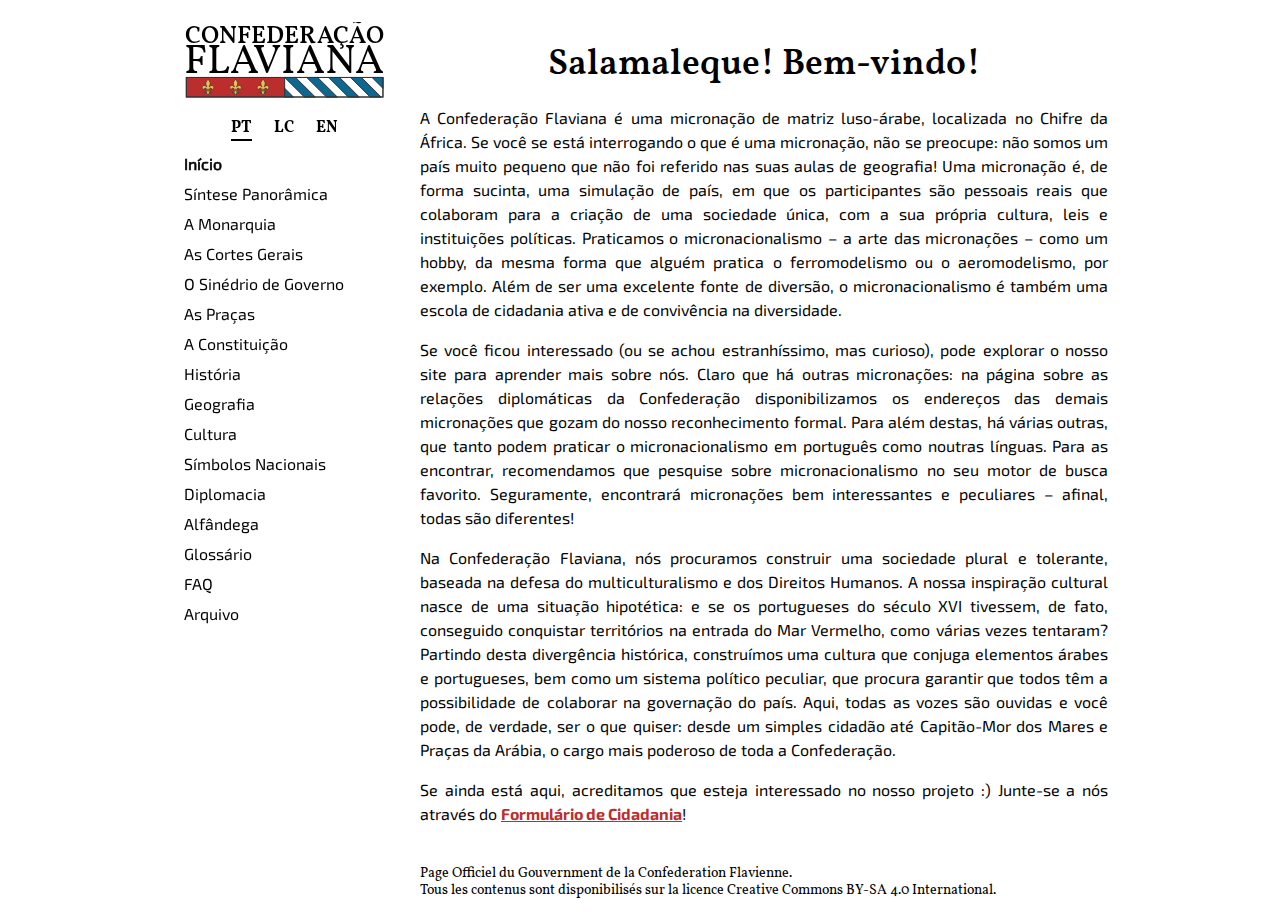
<file: index.html>
<!DOCTYPE html>

<!--
	PORTAL DA CONFEDERACAO FLAVIANA
	# A pedra qu'os constructores arrejeitaram #
	
	Template: Flavia Prima
	Author: The Duke of Mocha
	License: Creative Commons Attribution-NonCommercial-ShareAlike 4.0 International
	http://creativecommons.org/licenses/by-nc-sa/4.0/
-->

<html lang="pt">

<head>
	<title>Confederação Flaviana</title>
	
	<meta charset="UTF-8">
	<meta name="description" content="Free Web tutorials">
	<meta name="author" content="John Doe">
	<meta name="viewport" content="width=device-width, initial-scale=1.0">
	
	<link rel="stylesheet" type="text/css" href="stylesheets/fonts.css">
	<link rel="stylesheet" type="text/css" href="stylesheets/styles.css">
</head>

<body>
	<header>
		<div id="logo">
			<svg xmlns="http://www.w3.org/2000/svg" width="200" height="75.5" viewBox="0 0 200 75.5"><title>Confederação Flaviana</title><g id="f37eee26-2f43-4eef-bd84-d21347b74d90" data-name="Layer 2"><g id="ff42c778-8d8c-45cf-a3e5-a47ddc6a191e" data-name="Layer 3"><rect x="2.34" y="55.47" width="98.33" height="19.53" fill="#bc2e2e" stroke="#333" stroke-miterlimit="10" stroke-width="1"/><path d="M29.18,64.11A2.19,2.19,0,0,0,27,63.54a3.47,3.47,0,0,0-1.88,1.51c.22-.58.52-1.26.9-2.18a4.29,4.29,0,0,0-.74-4.08A9.38,9.38,0,0,0,24,57.38h0a10,10,0,0,0-1.25,1.4A4.29,4.29,0,0,0,22,62.87c.38.92.67,1.6.89,2.18A3.4,3.4,0,0,0,21,63.54a1.85,1.85,0,0,0-.63-.1,2.43,2.43,0,0,0-1.56.67c-.92.83-1.19,3.12,1.49,3.58h0a1.06,1.06,0,0,1,.32-1.49,1.3,1.3,0,0,1,1.16,0,2.15,2.15,0,0,1,.76,1.58,2.26,2.26,0,0,1,0,.45c-.16.87-.66,1.21-2,2.36a4.81,4.81,0,0,0,2.6-1l.06-.08A1.67,1.67,0,0,1,22,70.83a1.29,1.29,0,0,0,1.17.8,2.32,2.32,0,0,0,.8,1.46h0a2.38,2.38,0,0,0,.81-1.46,1.26,1.26,0,0,0,1.16-.8,1.66,1.66,0,0,1-1.17-1.31l.05.08a4.81,4.81,0,0,0,2.6,1c-1.37-1.15-1.86-1.49-2-2.36a2.23,2.23,0,0,1,.73-2,1.32,1.32,0,0,1,1.17,0,1.06,1.06,0,0,1,.31,1.49h0C30.37,67.23,30.1,64.94,29.18,64.11Z" fill="#f2bc51" stroke="#333" stroke-miterlimit="10" stroke-width="0.7" fill-rule="evenodd"/><path d="M26,67.29H22.06a.48.48,0,0,0,0,1H26a.48.48,0,0,0,.48-.48h0A.49.49,0,0,0,26,67.29Z" fill="#f2bc51" stroke="#333" stroke-miterlimit="10" stroke-width="0.7"/><path d="M84.16,64.11A2.18,2.18,0,0,0,82,63.54a3.41,3.41,0,0,0-1.87,1.51c.22-.58.51-1.26.89-2.18a4.29,4.29,0,0,0-.73-4.08A10.07,10.07,0,0,0,79,57.38h0a9.48,9.48,0,0,0-1.26,1.4A4.29,4.29,0,0,0,77,62.87c.38.92.68,1.6.9,2.18A3.47,3.47,0,0,0,76,63.54a1.91,1.91,0,0,0-.64-.1,2.41,2.41,0,0,0-1.55.67c-.92.83-1.19,3.12,1.49,3.58h0a1.05,1.05,0,0,1,.31-1.49,1.32,1.32,0,0,1,1.17,0,2.15,2.15,0,0,1,.76,1.58,2.27,2.27,0,0,1,0,.45c-.16.87-.66,1.21-2,2.36a4.77,4.77,0,0,0,2.59-1l.06-.08A1.67,1.67,0,0,1,77,70.83a1.26,1.26,0,0,0,1.16.8A2.38,2.38,0,0,0,79,73.09h0a2.34,2.34,0,0,0,.81-1.46,1.29,1.29,0,0,0,1.17-.8,1.67,1.67,0,0,1-1.18-1.31l.06.08a4.81,4.81,0,0,0,2.59,1c-1.36-1.15-1.86-1.49-2-2.36a2.23,2.23,0,0,1,.73-2,1.33,1.33,0,0,1,1.17,0,1.05,1.05,0,0,1,.31,1.49h0C85.36,67.23,85.09,64.94,84.16,64.11Z" fill="#f2bc51" stroke="#333" stroke-miterlimit="10" stroke-width="0.7" fill-rule="evenodd"/><path d="M81,67.29H77a.48.48,0,0,0,0,1H81a.47.47,0,0,0,.48-.48h0A.48.48,0,0,0,81,67.29Z" fill="#f2bc51" stroke="#333" stroke-miterlimit="10" stroke-width="0.7"/><path d="M56.67,64.11a2.18,2.18,0,0,0-2.19-.57,3.47,3.47,0,0,0-1.88,1.51c.22-.58.52-1.26.9-2.18a4.29,4.29,0,0,0-.73-4.08,10.07,10.07,0,0,0-1.26-1.41h0a9.48,9.48,0,0,0-1.26,1.4,4.29,4.29,0,0,0-.73,4.08c.38.92.67,1.6.9,2.18a3.47,3.47,0,0,0-1.88-1.51,1.91,1.91,0,0,0-.64-.1,2.41,2.41,0,0,0-1.55.67c-.93.83-1.2,3.12,1.49,3.58h0a1.05,1.05,0,0,1,.31-1.49,1.33,1.33,0,0,1,1.17,0,2.18,2.18,0,0,1,.75,1.58,1.7,1.7,0,0,1,0,.45c-.16.87-.66,1.21-2,2.36a4.81,4.81,0,0,0,2.59-1l.06-.08a1.67,1.67,0,0,1-1.18,1.31,1.29,1.29,0,0,0,1.17.8,2.34,2.34,0,0,0,.81,1.46h0a2.38,2.38,0,0,0,.81-1.46,1.26,1.26,0,0,0,1.16-.8,1.67,1.67,0,0,1-1.17-1.31l.06.08a4.77,4.77,0,0,0,2.59,1c-1.36-1.15-1.86-1.49-2-2.36a2.23,2.23,0,0,1,.73-2,1.32,1.32,0,0,1,1.17,0,1.05,1.05,0,0,1,.31,1.49h0C57.86,67.23,57.59,64.94,56.67,64.11Z" fill="#f2bc51" stroke="#333" stroke-miterlimit="10" stroke-width="0.7" fill-rule="evenodd"/><path d="M53.47,67.29H49.55a.48.48,0,0,0,0,1h3.92a.48.48,0,0,0,.48-.48h0A.49.49,0,0,0,53.47,67.29Z" fill="#f2bc51" stroke="#333" stroke-miterlimit="10" stroke-width="0.7"/><rect x="100.65" y="55.47" width="98.27" height="19.53" fill="#fff" stroke="#333" stroke-miterlimit="10" stroke-width="1"/><polygon points="100.68 55.47 120.34 75 131.25 75 111.59 55.47 100.68 55.47" fill="#0d6793" stroke="#333" stroke-miterlimit="10" stroke-width="1"/><polygon points="122.76 55.47 142.43 75 153.33 75 133.67 55.47 122.76 55.47" fill="#0d6793" stroke="#333" stroke-miterlimit="10" stroke-width="1"/><polygon points="144.65 55.47 164.22 75 175.22 75 155.64 55.47 144.65 55.47" fill="#0d6793" stroke="#333" stroke-miterlimit="10" stroke-width="1"/><polygon points="166.53 55.47 186.19 75 197.1 75 177.44 55.47 166.53 55.47" fill="#0d6793" stroke="#333" stroke-miterlimit="10" stroke-width="1"/><polygon points="188.07 55.47 198.97 66.38 198.97 55.47 188.07 55.47" fill="#0d6793" stroke="#333" stroke-miterlimit="10" stroke-width="1"/><polygon points="100.67 66.25 109.42 75 100.67 75 100.67 66.25" fill="#0d6793" stroke="#333" stroke-miterlimit="10" stroke-width="1"/><rect x="2.32" y="55.47" width="196.66" height="19.53" fill="none" stroke="#333" stroke-miterlimit="10" stroke-width="1"/><text transform="translate(1.47 21.08)" font-size="24.57" font-family="Vollkorn-SemiBold, Vollkorn" font-weight="600"><tspan letter-spacing="-0.01em">C</tspan><tspan x="15.58" y="0" letter-spacing="0em">ONFEDER</tspan><tspan x="131.16" y="0" letter-spacing="-0.03em">A</tspan><tspan x="147.92" y="0" letter-spacing="-0.01em">Ç</tspan><tspan x="163.5" y="0" letter-spacing="-0.03em">Ã</tspan><tspan x="180.26" y="0">O</tspan></text><text transform="translate(0 51.47)" font-size="41.27" font-family="Vollkorn-Regular, Vollkorn">FL<tspan x="46.26" y="0" letter-spacing="-0.15em">A</tspan><tspan x="69.13" y="0">VIA</tspan><tspan x="141.1" y="0" letter-spacing="-0.02em">N</tspan><tspan x="170.89" y="0">A</tspan></text></g></g></svg>
		</div>
		<div id="langmenu">
			<ul>
				<li><a class="active" href="index.html">PT</a></li>
				<li><a href="lc/index.html">LC</a></li>
				<li><a href="en/index.html">EN</a></li>
			</ul>
		</div>
	</header>
	<nav>
		<ul>
			<li><a class="active" href="index.html">Início</a></li>
			<li><a href="sintese.html">Síntese Panorâmica</a></li>
			<li><a href="monarquia.html">A Monarquia</a></li>
			<li><a href="cortes.html">As Cortes Gerais</a></li>
			<li><a href="sinedrio.html">O Sinédrio de Governo</a></li>
			<li><a href="pracas.html">As Praças</a></li>
			<li><a href="constituicao.html">A Constituição</a></li>
			<li><a href="historia.html">História</a></li>
			<li><a href="geografia.html">Geografia</a></li>
			<li><a href="cultura.html">Cultura</a></li>
			<li><a href="simbolos.html">Símbolos Nacionais</a></li>
			<li><a href="diplomacia.html">Diplomacia</a></li>
			<li><a href="alfandega.html">Alfândega</a></li>
			<li><a href="glossario.html">Glossário</a></li>
			<li><a href="faq.html">FAQ</a></li>
			<li><a href="arquivo.html">Arquivo</a></li>
		</ul>
	</nav>
	<main>
		<!-- <div class="banner"></div> -->
		<article>
		<h1>Salamaleque! Bem-vindo!</h1>
		<p>A Confederação Flaviana é uma micronação de matriz luso-árabe, localizada no Chifre da África. Se você se está interrogando o que é uma micronação, não se preocupe: não somos um país muito pequeno que não foi referido nas suas aulas de geografia! Uma micronação é, de forma sucinta, uma simulação de país, em que os participantes são pessoais reais que colaboram para a criação de uma sociedade única, com a sua própria cultura, leis e instituições políticas. Praticamos o micronacionalismo – a arte das micronações – como um hobby, da mesma forma que alguém pratica o ferromodelismo ou o aeromodelismo, por exemplo. Além de ser uma excelente fonte de diversão, o micronacionalismo é também uma escola de cidadania ativa e de convivência na diversidade.</p>
		<p>Se você ficou interessado (ou se achou estranhíssimo, mas curioso), pode explorar o nosso site para aprender mais sobre nós. Claro que há outras micronações: na página sobre as relações diplomáticas da Confederação disponibilizamos os endereços das demais micronações que gozam do nosso reconhecimento formal. Para além destas, há várias outras, que tanto podem praticar o micronacionalismo em português como noutras línguas. Para as encontrar, recomendamos que pesquise sobre micronacionalismo no seu motor de busca favorito. Seguramente, encontrará micronações bem interessantes e peculiares – afinal, todas são diferentes!</p>
		<p>Na Confederação Flaviana, nós procuramos construir uma sociedade plural e tolerante, baseada na defesa do multiculturalismo e dos Direitos Humanos. A nossa inspiração cultural nasce de uma situação hipotética: e se os portugueses do século XVI tivessem, de fato, conseguido conquistar territórios na entrada do Mar Vermelho, como várias vezes tentaram? Partindo desta divergência histórica, construímos uma cultura que conjuga elementos árabes e portugueses, bem como um sistema político peculiar, que procura garantir que todos têm a possibilidade de colaborar na governação do país. Aqui, todas as vozes são ouvidas e você pode, de verdade, ser o que quiser: desde um simples cidadão até Capitão-Mor dos Mares e Praças da Arábia, o cargo mais poderoso de toda a Confederação.</p>
		<p>Se ainda está aqui, acreditamos que esteja interessado no nosso projeto :) Junte-se a nós através do <a href="alfandega.html">Formulário de Cidadania</a>!</p>
		</article>
	</main>
	<footer><p>Page Officiel du Gouvernment de la Confederation Flavienne.<br>
			Tous les contenus sont disponibilisés sur la licence Creative Commons BY-SA 4.0 International.</p>
	</footer>
</body>

</html>
</file>
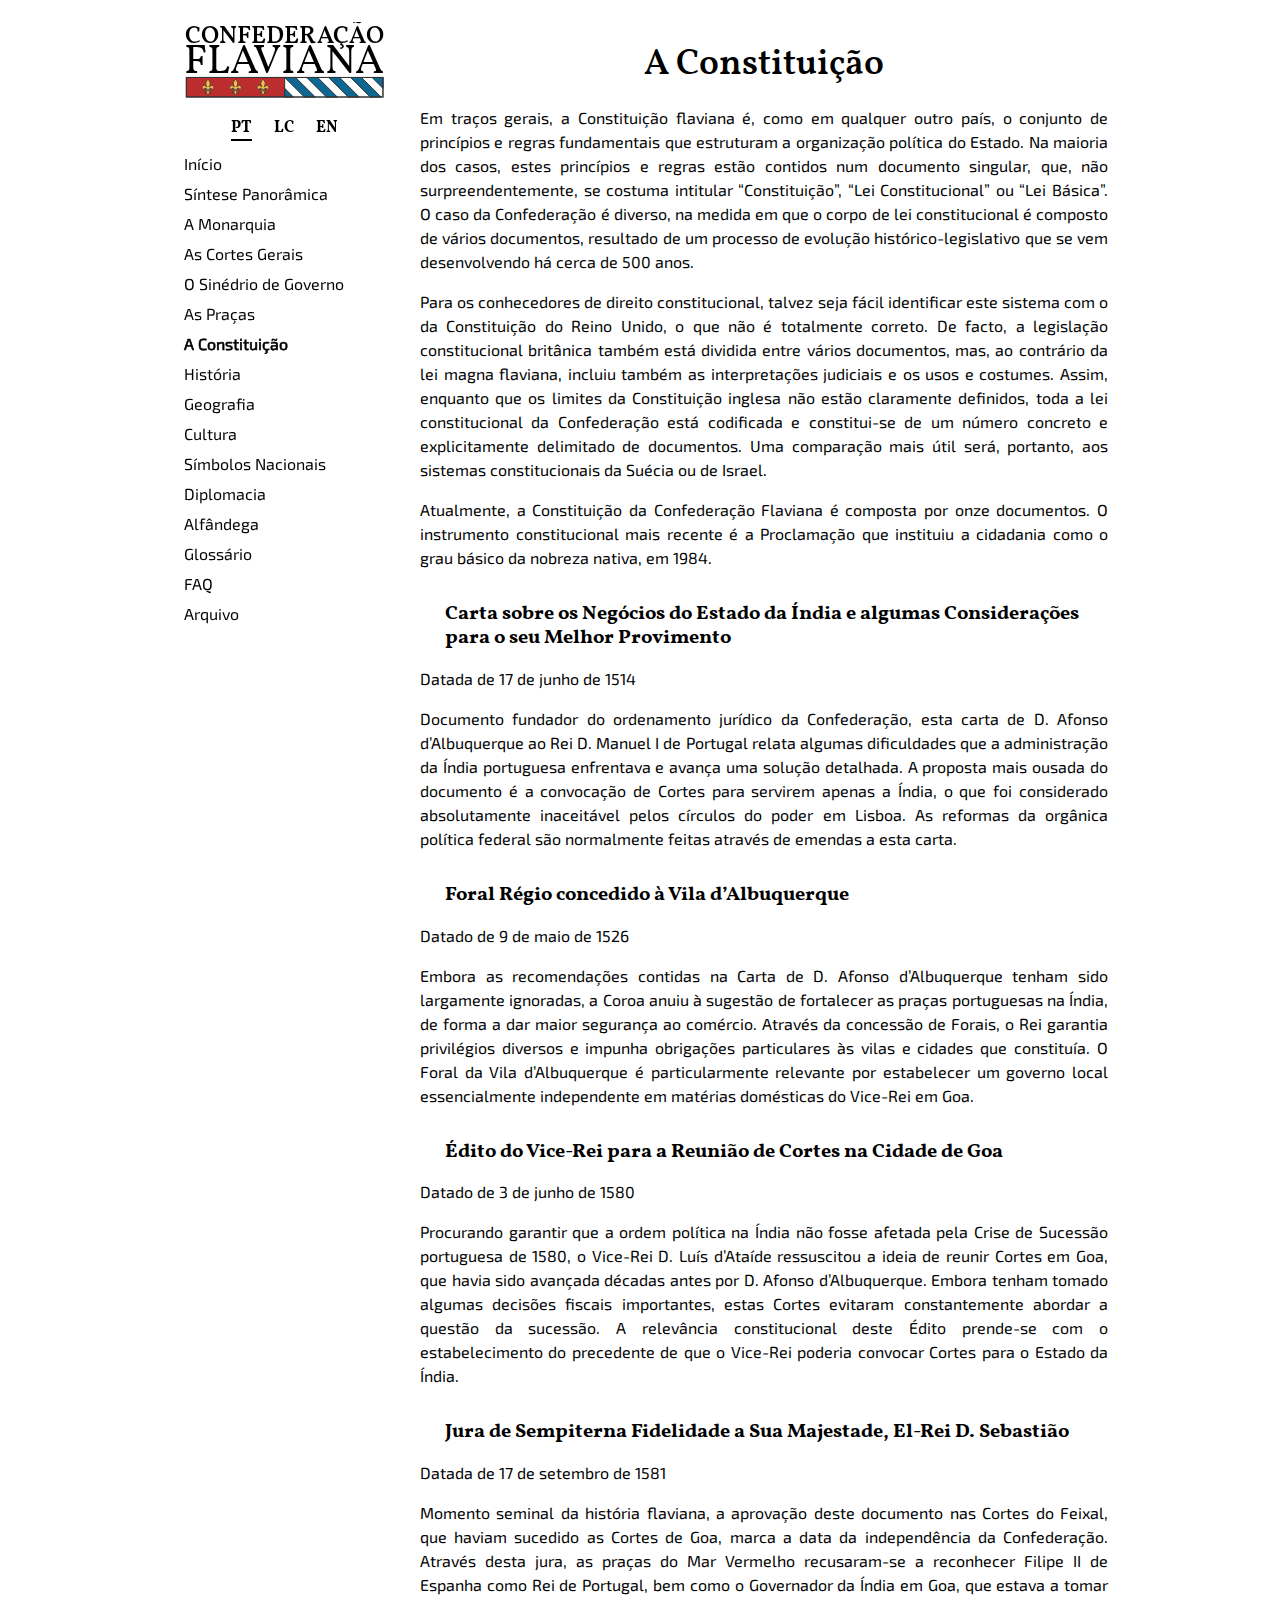
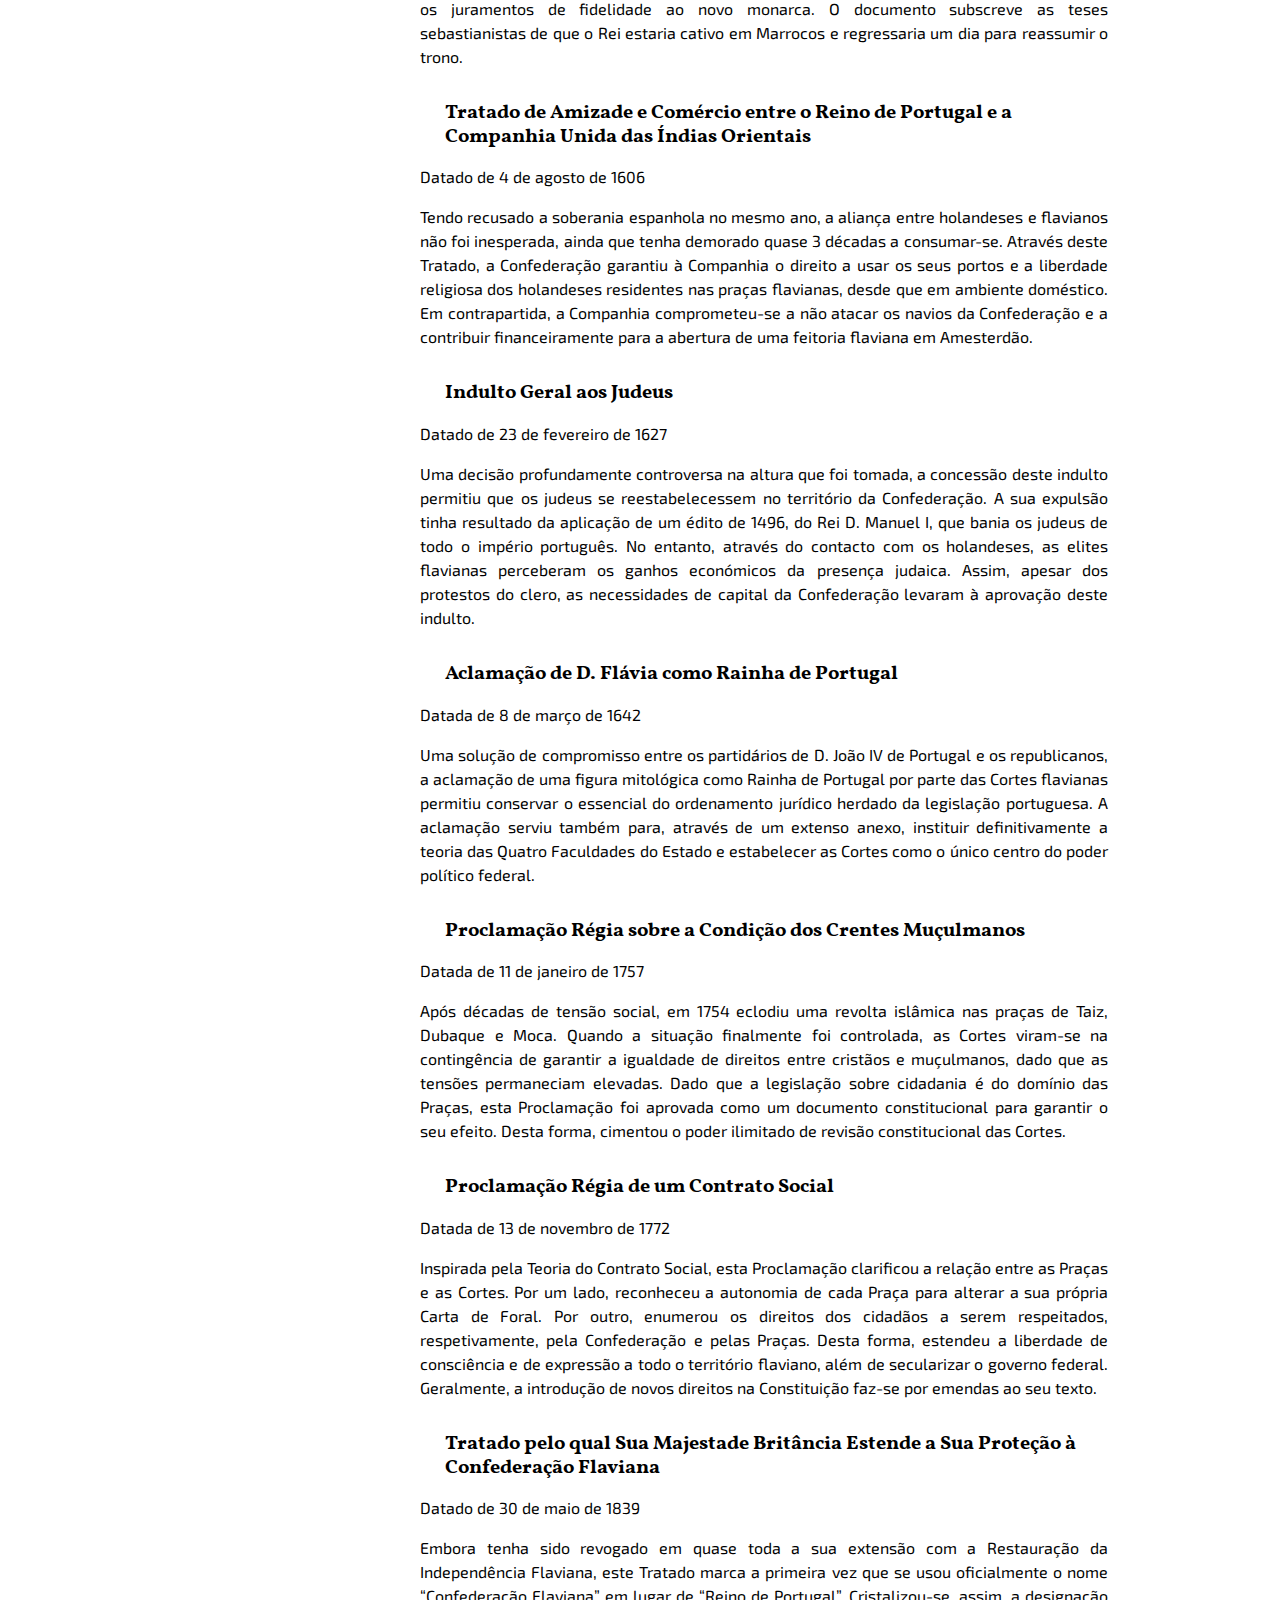
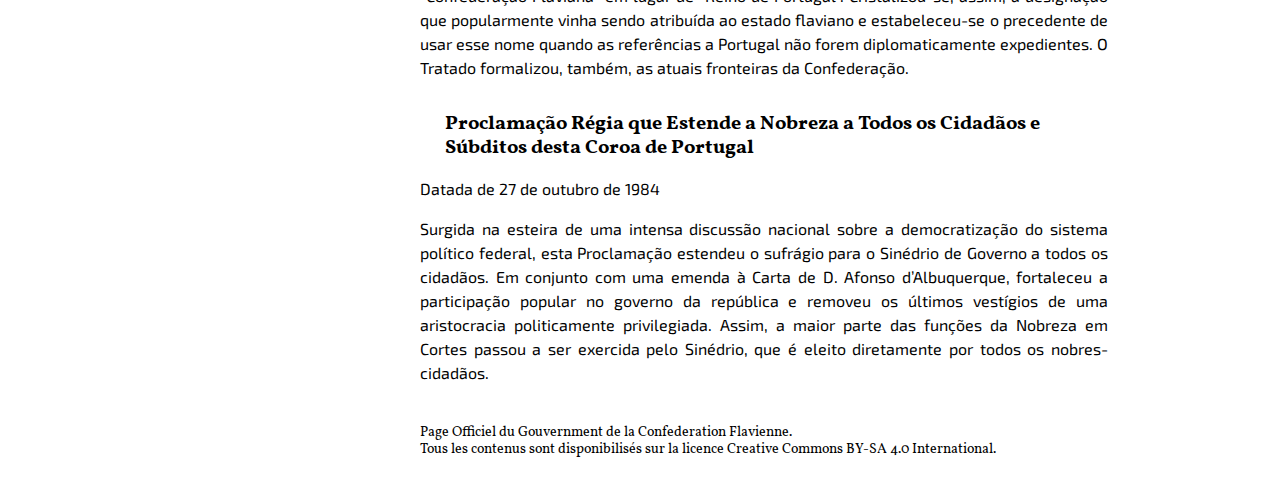
<file: constituicao.html>
<!DOCTYPE html>

<!--
	PORTAL DA CONFEDERACAO FLAVIANA
	# A pedra qu'os constructores arrejeitaram #
	
	Template: Flavia Prima
	Author: The Duke of Mocha
	License: Creative Commons Attribution-NonCommercial-ShareAlike 4.0 International
	http://creativecommons.org/licenses/by-nc-sa/4.0/
-->

<html lang="pt">

<head>
	<title>Confederação Flaviana</title>
	
	<meta charset="UTF-8">
	<meta name="description" content="Free Web tutorials">
	<meta name="author" content="John Doe">
	<meta name="viewport" content="width=device-width, initial-scale=1.0">
	
	<link rel="stylesheet" type="text/css" href="stylesheets/fonts.css">
	<link rel="stylesheet" type="text/css" href="stylesheets/styles.css">
</head>

<body>
	<header>
		<div id="logo">
			<svg xmlns="http://www.w3.org/2000/svg" viewBox="0 0 200 75.5"><title>Confederação Flaviana</title><g id="f37eee26-2f43-4eef-bd84-d21347b74d90" data-name="Layer 2"><g id="ff42c778-8d8c-45cf-a3e5-a47ddc6a191e" data-name="Layer 3"><rect x="2.34" y="55.47" width="98.33" height="19.53" fill="#bc2e2e" stroke="#333" stroke-miterlimit="10" stroke-width="1"/><path d="M29.18,64.11A2.19,2.19,0,0,0,27,63.54a3.47,3.47,0,0,0-1.88,1.51c.22-.58.52-1.26.9-2.18a4.29,4.29,0,0,0-.74-4.08A9.38,9.38,0,0,0,24,57.38h0a10,10,0,0,0-1.25,1.4A4.29,4.29,0,0,0,22,62.87c.38.92.67,1.6.89,2.18A3.4,3.4,0,0,0,21,63.54a1.85,1.85,0,0,0-.63-.1,2.43,2.43,0,0,0-1.56.67c-.92.83-1.19,3.12,1.49,3.58h0a1.06,1.06,0,0,1,.32-1.49,1.3,1.3,0,0,1,1.16,0,2.15,2.15,0,0,1,.76,1.58,2.26,2.26,0,0,1,0,.45c-.16.87-.66,1.21-2,2.36a4.81,4.81,0,0,0,2.6-1l.06-.08A1.67,1.67,0,0,1,22,70.83a1.29,1.29,0,0,0,1.17.8,2.32,2.32,0,0,0,.8,1.46h0a2.38,2.38,0,0,0,.81-1.46,1.26,1.26,0,0,0,1.16-.8,1.66,1.66,0,0,1-1.17-1.31l.05.08a4.81,4.81,0,0,0,2.6,1c-1.37-1.15-1.86-1.49-2-2.36a2.23,2.23,0,0,1,.73-2,1.32,1.32,0,0,1,1.17,0,1.06,1.06,0,0,1,.31,1.49h0C30.37,67.23,30.1,64.94,29.18,64.11Z" fill="#f2bc51" stroke="#333" stroke-miterlimit="10" stroke-width="0.7" fill-rule="evenodd"/><path d="M26,67.29H22.06a.48.48,0,0,0,0,1H26a.48.48,0,0,0,.48-.48h0A.49.49,0,0,0,26,67.29Z" fill="#f2bc51" stroke="#333" stroke-miterlimit="10" stroke-width="0.7"/><path d="M84.16,64.11A2.18,2.18,0,0,0,82,63.54a3.41,3.41,0,0,0-1.87,1.51c.22-.58.51-1.26.89-2.18a4.29,4.29,0,0,0-.73-4.08A10.07,10.07,0,0,0,79,57.38h0a9.48,9.48,0,0,0-1.26,1.4A4.29,4.29,0,0,0,77,62.87c.38.92.68,1.6.9,2.18A3.47,3.47,0,0,0,76,63.54a1.91,1.91,0,0,0-.64-.1,2.41,2.41,0,0,0-1.55.67c-.92.83-1.19,3.12,1.49,3.58h0a1.05,1.05,0,0,1,.31-1.49,1.32,1.32,0,0,1,1.17,0,2.15,2.15,0,0,1,.76,1.58,2.27,2.27,0,0,1,0,.45c-.16.87-.66,1.21-2,2.36a4.77,4.77,0,0,0,2.59-1l.06-.08A1.67,1.67,0,0,1,77,70.83a1.26,1.26,0,0,0,1.16.8A2.38,2.38,0,0,0,79,73.09h0a2.34,2.34,0,0,0,.81-1.46,1.29,1.29,0,0,0,1.17-.8,1.67,1.67,0,0,1-1.18-1.31l.06.08a4.81,4.81,0,0,0,2.59,1c-1.36-1.15-1.86-1.49-2-2.36a2.23,2.23,0,0,1,.73-2,1.33,1.33,0,0,1,1.17,0,1.05,1.05,0,0,1,.31,1.49h0C85.36,67.23,85.09,64.94,84.16,64.11Z" fill="#f2bc51" stroke="#333" stroke-miterlimit="10" stroke-width="0.7" fill-rule="evenodd"/><path d="M81,67.29H77a.48.48,0,0,0,0,1H81a.47.47,0,0,0,.48-.48h0A.48.48,0,0,0,81,67.29Z" fill="#f2bc51" stroke="#333" stroke-miterlimit="10" stroke-width="0.7"/><path d="M56.67,64.11a2.18,2.18,0,0,0-2.19-.57,3.47,3.47,0,0,0-1.88,1.51c.22-.58.52-1.26.9-2.18a4.29,4.29,0,0,0-.73-4.08,10.07,10.07,0,0,0-1.26-1.41h0a9.48,9.48,0,0,0-1.26,1.4,4.29,4.29,0,0,0-.73,4.08c.38.92.67,1.6.9,2.18a3.47,3.47,0,0,0-1.88-1.51,1.91,1.91,0,0,0-.64-.1,2.41,2.41,0,0,0-1.55.67c-.93.83-1.2,3.12,1.49,3.58h0a1.05,1.05,0,0,1,.31-1.49,1.33,1.33,0,0,1,1.17,0,2.18,2.18,0,0,1,.75,1.58,1.7,1.7,0,0,1,0,.45c-.16.87-.66,1.21-2,2.36a4.81,4.81,0,0,0,2.59-1l.06-.08a1.67,1.67,0,0,1-1.18,1.31,1.29,1.29,0,0,0,1.17.8,2.34,2.34,0,0,0,.81,1.46h0a2.38,2.38,0,0,0,.81-1.46,1.26,1.26,0,0,0,1.16-.8,1.67,1.67,0,0,1-1.17-1.31l.06.08a4.77,4.77,0,0,0,2.59,1c-1.36-1.15-1.86-1.49-2-2.36a2.23,2.23,0,0,1,.73-2,1.32,1.32,0,0,1,1.17,0,1.05,1.05,0,0,1,.31,1.49h0C57.86,67.23,57.59,64.94,56.67,64.11Z" fill="#f2bc51" stroke="#333" stroke-miterlimit="10" stroke-width="0.7" fill-rule="evenodd"/><path d="M53.47,67.29H49.55a.48.48,0,0,0,0,1h3.92a.48.48,0,0,0,.48-.48h0A.49.49,0,0,0,53.47,67.29Z" fill="#f2bc51" stroke="#333" stroke-miterlimit="10" stroke-width="0.7"/><rect x="100.65" y="55.47" width="98.27" height="19.53" fill="#fff" stroke="#333" stroke-miterlimit="10" stroke-width="1"/><polygon points="100.68 55.47 120.34 75 131.25 75 111.59 55.47 100.68 55.47" fill="#0d6793" stroke="#333" stroke-miterlimit="10" stroke-width="1"/><polygon points="122.76 55.47 142.43 75 153.33 75 133.67 55.47 122.76 55.47" fill="#0d6793" stroke="#333" stroke-miterlimit="10" stroke-width="1"/><polygon points="144.65 55.47 164.22 75 175.22 75 155.64 55.47 144.65 55.47" fill="#0d6793" stroke="#333" stroke-miterlimit="10" stroke-width="1"/><polygon points="166.53 55.47 186.19 75 197.1 75 177.44 55.47 166.53 55.47" fill="#0d6793" stroke="#333" stroke-miterlimit="10" stroke-width="1"/><polygon points="188.07 55.47 198.97 66.38 198.97 55.47 188.07 55.47" fill="#0d6793" stroke="#333" stroke-miterlimit="10" stroke-width="1"/><polygon points="100.67 66.25 109.42 75 100.67 75 100.67 66.25" fill="#0d6793" stroke="#333" stroke-miterlimit="10" stroke-width="1"/><rect x="2.32" y="55.47" width="196.66" height="19.53" fill="none" stroke="#333" stroke-miterlimit="10" stroke-width="1"/><text transform="translate(1.47 21.08)" font-size="24.57" font-family="Vollkorn-SemiBold, Vollkorn" font-weight="600"><tspan letter-spacing="-0.01em">C</tspan><tspan x="15.58" y="0" letter-spacing="0em">ONFEDER</tspan><tspan x="131.16" y="0" letter-spacing="-0.03em">A</tspan><tspan x="147.92" y="0" letter-spacing="-0.01em">Ç</tspan><tspan x="163.5" y="0" letter-spacing="-0.03em">Ã</tspan><tspan x="180.26" y="0">O</tspan></text><text transform="translate(0 51.47)" font-size="41.27" font-family="Vollkorn-Regular, Vollkorn">FL<tspan x="46.26" y="0" letter-spacing="-0.15em">A</tspan><tspan x="69.13" y="0">VIA</tspan><tspan x="141.1" y="0" letter-spacing="-0.02em">N</tspan><tspan x="170.89" y="0">A</tspan></text></g></g></svg>
		</div>
		<div id="langmenu">
			<ul>
				<li><a class="active" href="constituicao.html">PT</a></li>
				<li><a href="lc/constituicao.html">LC</a></li>
				<li><a href="en/constitution.html">EN</a></li>
			</ul>
		</div>
	</header>
	<nav>
		<ul>
			<li><a href="index.html">Início</a></li>
			<li><a href="sintese.html">Síntese Panorâmica</a></li>
			<li><a href="monarquia.html">A Monarquia</a></li>
			<li><a href="cortes.html">As Cortes Gerais</a></li>
			<li><a href="sinedrio.html">O Sinédrio de Governo</a></li>
			<li><a href="pracas.html">As Praças</a></li>
			<li><a class="active" href="constituicao.html">A Constituição</a></li>
			<li><a href="historia.html">História</a></li>
			<li><a href="geografia.html">Geografia</a></li>
			<li><a href="cultura.html">Cultura</a></li>
			<li><a href="simbolos.html">Símbolos Nacionais</a></li>
			<li><a href="diplomacia.html">Diplomacia</a></li>
			<li><a href="alfandega.html">Alfândega</a></li>
			<li><a href="glossario.html">Glossário</a></li>
			<li><a href="faq.html">FAQ</a></li>
			<li><a href="arquivo.html">Arquivo</a></li>
		</ul>
	</nav>
	<main>
		<article>
		<!-- <div class="banner"></div> -->
			<h1>A Constituição</h1>
			<section id="intro" class="main">
				<p>Em traços gerais, a Constituição flaviana é, como em qualquer outro país, o conjunto de princípios e regras fundamentais que estruturam a organização política do Estado. Na maioria dos casos, estes princípios e regras estão contidos num documento singular, que, não surpreendentemente, se costuma intitular “Constituição”, “Lei Constitucional” ou “Lei Básica”. O caso da Confederação é diverso, na medida em que o corpo de lei constitucional é composto de vários documentos, resultado de um processo de evolução histórico-legislativo que se vem desenvolvendo há cerca de 500 anos.</p>
				<p>Para os conhecedores de direito constitucional, talvez seja fácil identificar este sistema com o da Constituição do Reino Unido, o que não é totalmente correto. De facto, a legislação constitucional britânica também está dividida entre vários documentos, mas, ao contrário da lei magna flaviana, incluiu também as interpretações judiciais e os usos e costumes. Assim, enquanto que os limites da Constituição inglesa não estão claramente definidos, toda a lei constitucional da Confederação está codificada e constitui-se de um número concreto e explicitamente delimitado de documentos. Uma comparação mais útil será, portanto, aos sistemas constitucionais da Suécia ou de Israel.</p>
				<p>Atualmente, a Constituição da Confederação Flaviana é composta por onze documentos. O instrumento constitucional mais recente é a Proclamação que instituiu a cidadania como o grau básico da nobreza nativa, em 1984.</p>
			</section>
			<section id="carta">
				<h2>Carta sobre os Negócios do Estado da Índia e algumas Considerações para o seu Melhor Provimento</h2>
				<p>Datada de 17 de junho de 1514</p>
				<p>Documento fundador do ordenamento jurídico da Confederação, esta carta de D. Afonso d’Albuquerque ao Rei D. Manuel I de Portugal relata algumas dificuldades que a administração da Índia portuguesa enfrentava e avança uma solução detalhada. A proposta mais ousada do documento é a convocação de Cortes para servirem apenas a Índia, o que foi considerado absolutamente inaceitável pelos círculos do poder em Lisboa. As reformas da orgânica política federal são normalmente feitas através de emendas a esta carta.</p>
			</section>
			<section id="foral">
				<h2>Foral Régio concedido à Vila d’Albuquerque</h2>
				<p>Datado de 9 de maio de 1526</p>
				<p>Embora as recomendações contidas na Carta de D. Afonso d’Albuquerque tenham sido largamente ignoradas, a Coroa anuiu à sugestão de fortalecer as praças portuguesas na Índia, de forma a dar maior segurança ao comércio. Através da concessão de Forais, o Rei garantia privilégios diversos e impunha obrigações particulares às vilas e cidades que constituía. O Foral da Vila d’Albuquerque é particularmente relevante por estabelecer um governo local essencialmente independente em matérias domésticas do Vice-Rei em Goa.</p>
			</section>
			<section id="edito">
				<h2>Édito do Vice-Rei para a Reunião de Cortes na Cidade de Goa</h2>
				<p>Datado de 3 de junho de 1580</p>
				<p>Procurando garantir que a ordem política na Índia não fosse afetada pela Crise de Sucessão portuguesa de 1580, o Vice-Rei D. Luís d’Ataíde ressuscitou a ideia de reunir Cortes em Goa, que havia sido avançada décadas antes por D. Afonso d’Albuquerque. Embora tenham tomado algumas decisões fiscais importantes, estas Cortes evitaram constantemente abordar a questão da sucessão. A relevância constitucional deste Édito prende-se com o estabelecimento do precedente de que o Vice-Rei poderia convocar Cortes para o Estado da Índia.</p>
			</section>
			<section id="jura">
				<h2>Jura de Sempiterna Fidelidade a Sua Majestade, El-Rei D. Sebastião</h2>
				<p>Datada de 17 de setembro de 1581</p>
				<p>Momento seminal da história flaviana, a aprovação deste documento nas Cortes do Feixal, que haviam sucedido as Cortes de Goa, marca a data da independência da Confederação. Através desta jura, as praças do Mar Vermelho recusaram-se a reconhecer Filipe II de Espanha como Rei de Portugal, bem como o Governador da Índia em Goa, que estava a tomar os juramentos de fidelidade ao novo monarca. O documento subscreve as teses sebastianistas de que o Rei estaria cativo em Marrocos e regressaria um dia para reassumir o trono.</p>
			</section>
			<section id="voc">
				<h2>Tratado de Amizade e Comércio entre o Reino de Portugal e a Companhia Unida das Índias Orientais</h2>
				<p>Datado de 4 de agosto de 1606</p>
				<p>Tendo recusado a soberania espanhola no mesmo ano, a aliança entre holandeses e flavianos não foi inesperada, ainda que tenha demorado quase 3 décadas a consumar-se. Através deste Tratado, a Confederação garantiu à Companhia o direito a usar os seus portos e a liberdade religiosa dos holandeses residentes nas praças flavianas, desde que em ambiente doméstico. Em contrapartida, a Companhia comprometeu-se a não atacar os navios da Confederação e a contribuir financeiramente para a abertura de uma feitoria flaviana em Amesterdão.</p>
			</section>
			<section id="indulto">
				<h2>Indulto Geral aos Judeus</h2>
				<p>Datado de 23 de fevereiro de 1627</p>
				<p>Uma decisão profundamente controversa na altura que foi tomada, a concessão deste indulto permitiu que os judeus se reestabelecessem no território da Confederação. A sua expulsão tinha resultado da aplicação de um édito de 1496, do Rei D. Manuel I, que bania os judeus de todo o império português. No entanto, através do contacto com os holandeses, as elites flavianas perceberam os ganhos económicos da presença judaica. Assim, apesar dos protestos do clero, as necessidades de capital da Confederação levaram à aprovação deste indulto.</p>
			</section>
			<section id="aclamacao">
				<h2>Aclamação de D. Flávia como Rainha de Portugal</h2>
				<p>Datada de 8 de março de 1642</p>
				<p>Uma solução de compromisso entre os partidários de D. João IV de Portugal e os republicanos, a aclamação de uma figura mitológica como Rainha de Portugal por parte das Cortes flavianas permitiu conservar o essencial do ordenamento jurídico herdado da legislação portuguesa. A aclamação serviu também para, através de um extenso anexo, instituir definitivamente a teoria das Quatro Faculdades do Estado e estabelecer as Cortes como o único centro do poder político federal.</p>
			</section>
			<section id="muculmanos">
				<h2>Proclamação Régia sobre a Condição dos Crentes Muçulmanos</h2>
				<p>Datada de 11 de janeiro de 1757</p>
				<p>Após décadas de tensão social, em 1754 eclodiu uma revolta islâmica nas praças de Taiz, Dubaque e Moca. Quando a situação finalmente foi controlada, as Cortes viram-se na contingência de garantir a igualdade de direitos entre cristãos e muçulmanos, dado que as tensões permaneciam elevadas. Dado que a legislação sobre cidadania é do domínio das Praças, esta Proclamação foi aprovada como um documento constitucional para garantir o seu efeito. Desta forma, cimentou o poder ilimitado de revisão constitucional das Cortes.</p>
			</section>
			<section id="contratosocial">
				<h2>Proclamação Régia de um Contrato Social</h2>
				<p>Datada de 13 de novembro de 1772</p>
				<p>Inspirada pela Teoria do Contrato Social, esta Proclamação clarificou a relação entre as Praças e as Cortes. Por um lado, reconheceu a autonomia de cada Praça para alterar a sua própria Carta de Foral. Por outro, enumerou os direitos dos cidadãos a serem respeitados, respetivamente, pela Confederação e pelas Praças. Desta forma, estendeu a liberdade de consciência e de expressão a todo o território flaviano, além de secularizar o governo federal. Geralmente, a introdução de novos direitos na Constituição faz-se por emendas ao seu texto.</p>
			</section>
			<section id="protetorado">
				<h2>Tratado pelo qual Sua Majestade Britância Estende a Sua Proteção à Confederação Flaviana</h2>
				<p>Datado de 30 de maio de 1839</p>
				<p>Embora tenha sido revogado em quase toda a sua extensão com a Restauração da Independência Flaviana, este Tratado marca a primeira vez que se usou oficialmente o nome “Confederação Flaviana” em lugar de “Reino de Portugal”. Cristalizou-se, assim, a designação que popularmente vinha sendo atribuída ao estado flaviano e estabeleceu-se o precedente de usar esse nome quando as referências a Portugal não forem diplomaticamente expedientes. O Tratado formalizou, também, as atuais fronteiras da Confederação.</p>
			</section>
			<section id="nobreza">
				<h2>Proclamação Régia que Estende a Nobreza a Todos os Cidadãos e Súbditos desta Coroa de Portugal</h2>
				<p>Datada de 27 de outubro de 1984</p>
				<p>Surgida na esteira de uma intensa discussão nacional sobre a democratização do sistema político federal, esta Proclamação estendeu o sufrágio para o Sinédrio de Governo a todos os cidadãos. Em conjunto com uma emenda à Carta de D. Afonso d’Albuquerque, fortaleceu a participação popular no governo da república e removeu os últimos vestígios de uma aristocracia politicamente privilegiada. Assim, a maior parte das funções da Nobreza em Cortes passou a ser exercida pelo Sinédrio, que é eleito diretamente por todos os nobres-cidadãos.</p>
			</section>
		</article>
	</main>
	<footer><p>Page Officiel du Gouvernment de la Confederation Flavienne.<br>
			Tous les contenus sont disponibilisés sur la licence Creative Commons BY-SA 4.0 International.</p>
	</footer>
</body>

</html>
</file>
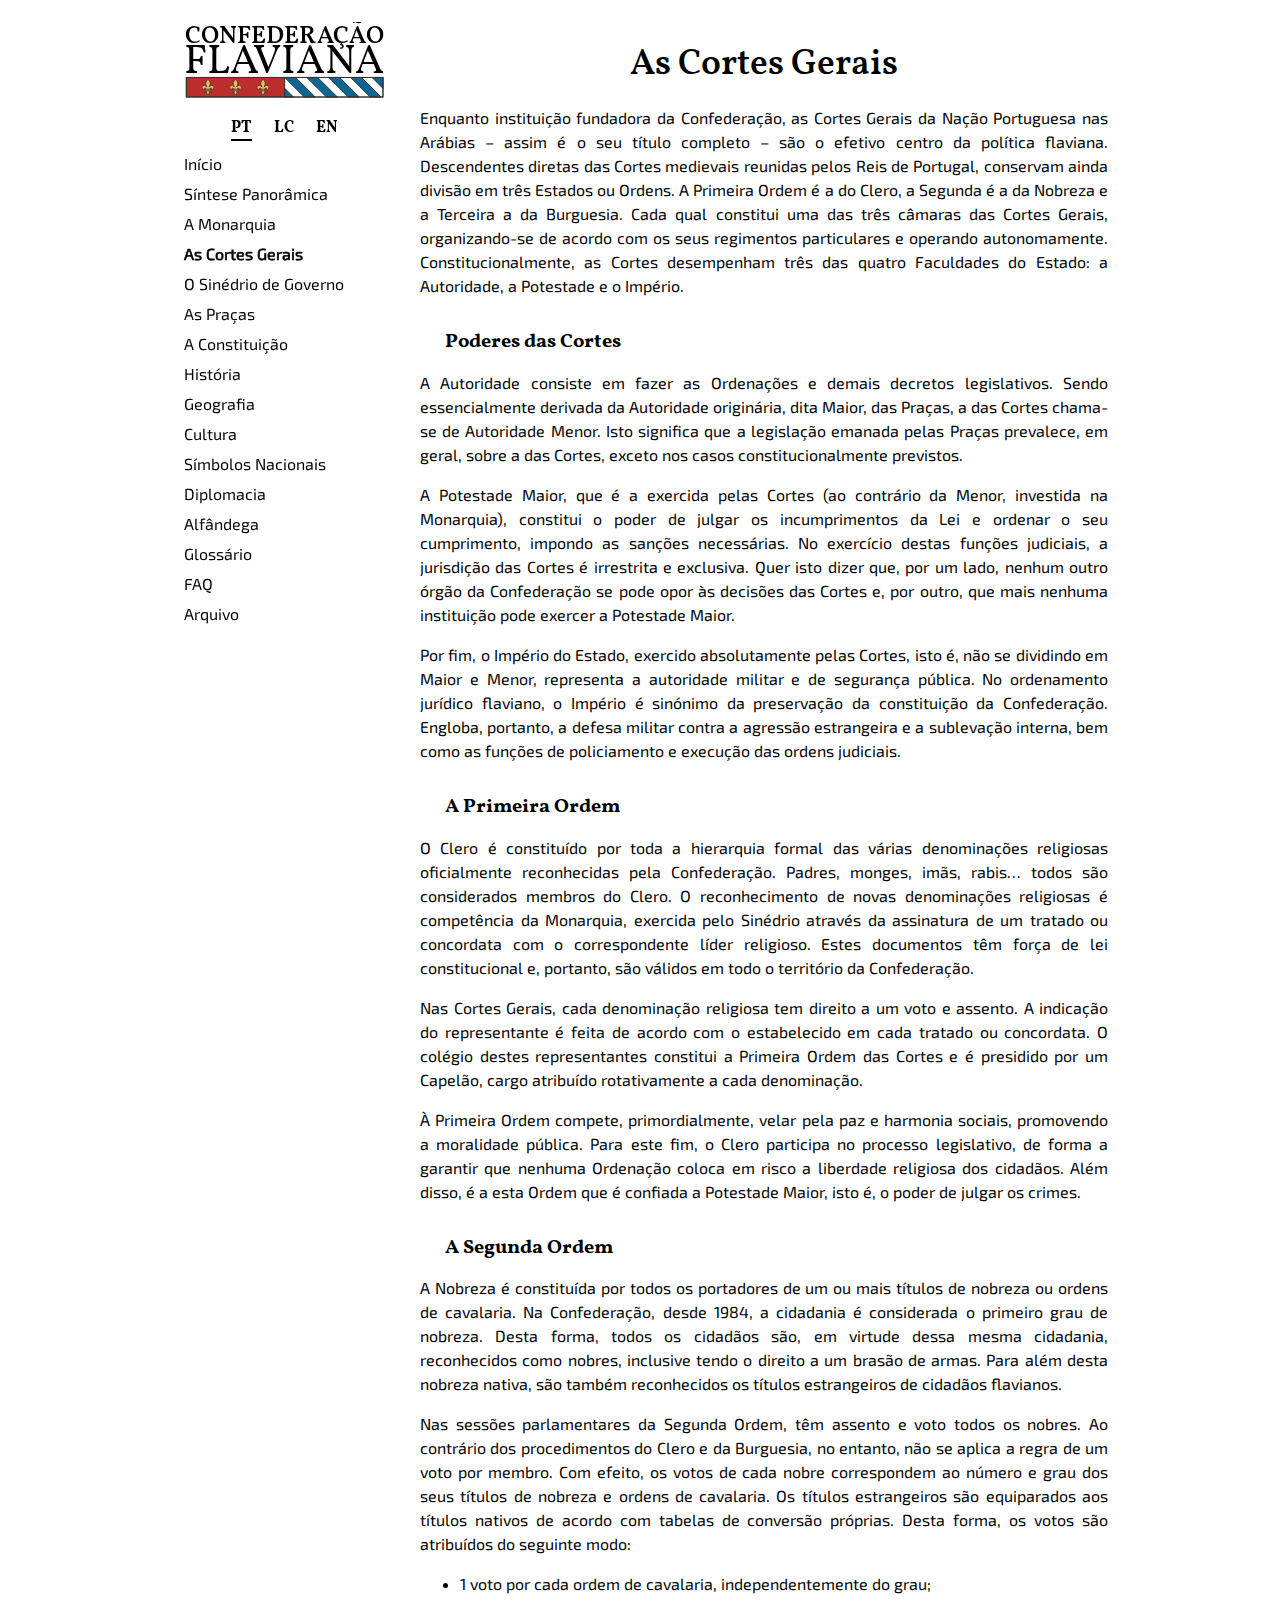
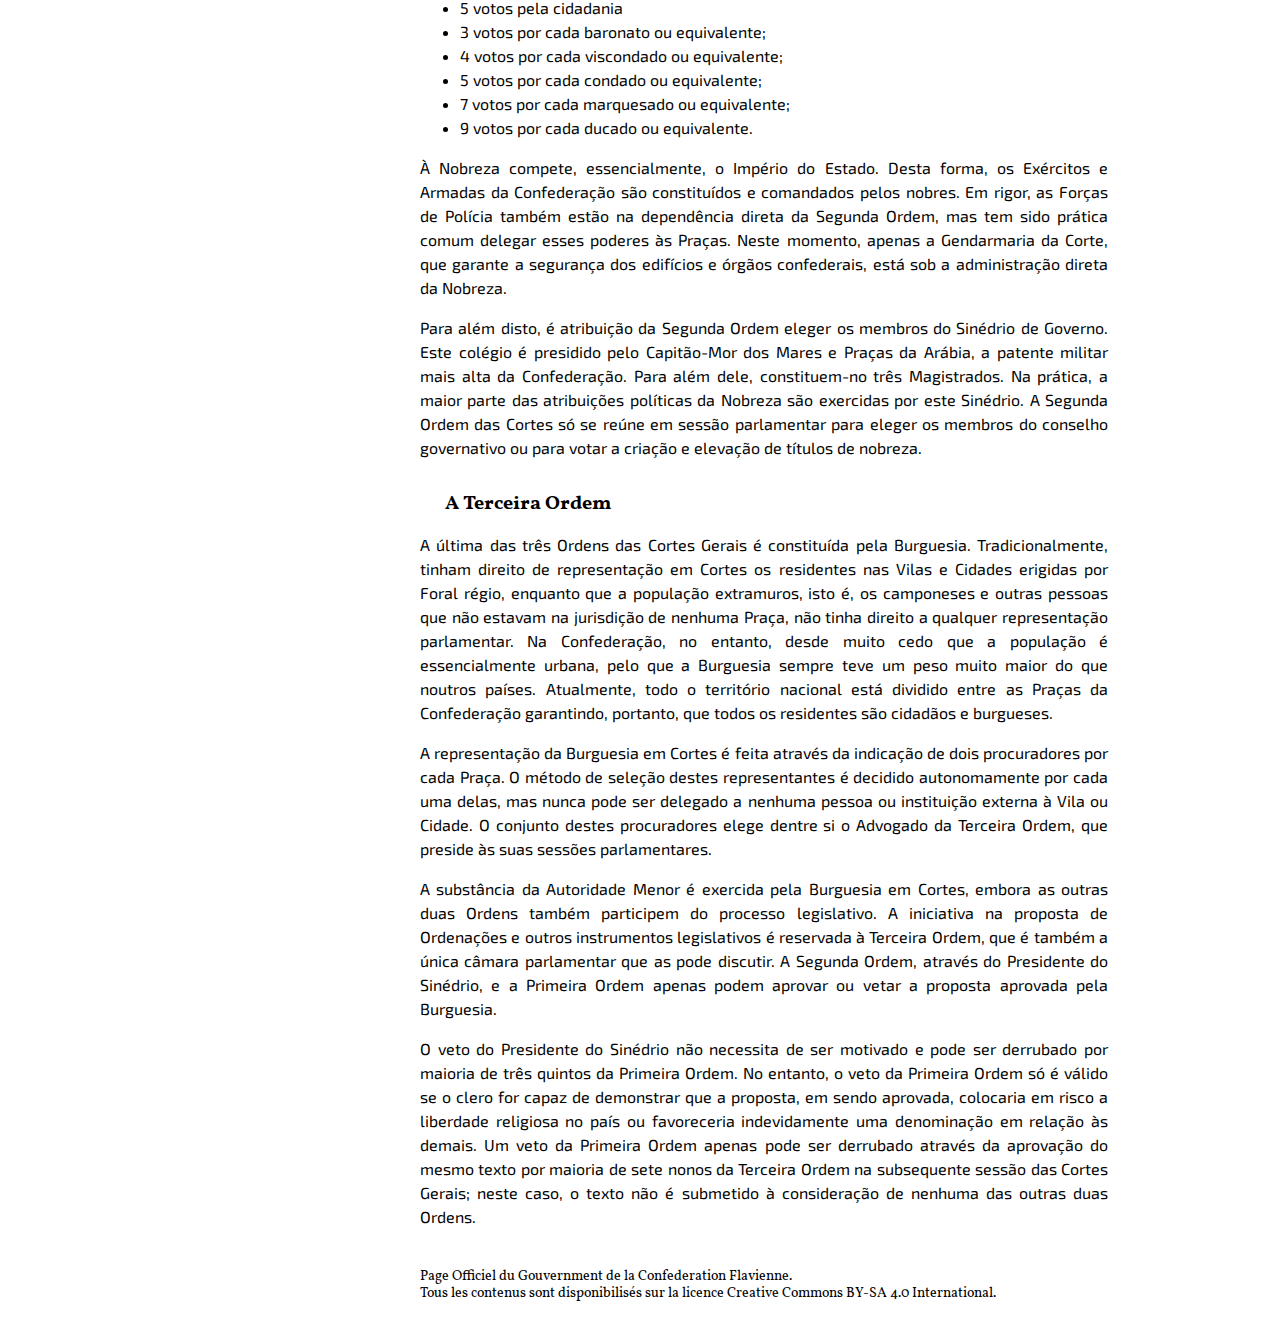
<file: cortes.html>
<!DOCTYPE html>

<!--
	PORTAL DA CONFEDERACAO FLAVIANA
	# A pedra qu'os constructores arrejeitaram #
	
	Template: Flavia Prima
	Author: The Duke of Mocha
	License: Creative Commons Attribution-NonCommercial-ShareAlike 4.0 International
	http://creativecommons.org/licenses/by-nc-sa/4.0/
-->

<html lang="pt">

<head>
	<title>Confederação Flaviana</title>
	
	<meta charset="UTF-8">
	<meta name="description" content="Free Web tutorials">
	<meta name="author" content="John Doe">
	<meta name="viewport" content="width=device-width, initial-scale=1.0">
	
	<link rel="stylesheet" type="text/css" href="stylesheets/fonts.css">
	<link rel="stylesheet" type="text/css" href="stylesheets/styles.css">
</head>

<body>
	<header>
		<div id="logo">
			<svg xmlns="http://www.w3.org/2000/svg" width="200" height="75.5" viewBox="0 0 200 75.5"><title>Confederação Flaviana</title><g id="f37eee26-2f43-4eef-bd84-d21347b74d90" data-name="Layer 2"><g id="ff42c778-8d8c-45cf-a3e5-a47ddc6a191e" data-name="Layer 3"><rect x="2.34" y="55.47" width="98.33" height="19.53" fill="#bc2e2e" stroke="#333" stroke-miterlimit="10" stroke-width="1"/><path d="M29.18,64.11A2.19,2.19,0,0,0,27,63.54a3.47,3.47,0,0,0-1.88,1.51c.22-.58.52-1.26.9-2.18a4.29,4.29,0,0,0-.74-4.08A9.38,9.38,0,0,0,24,57.38h0a10,10,0,0,0-1.25,1.4A4.29,4.29,0,0,0,22,62.87c.38.92.67,1.6.89,2.18A3.4,3.4,0,0,0,21,63.54a1.85,1.85,0,0,0-.63-.1,2.43,2.43,0,0,0-1.56.67c-.92.83-1.19,3.12,1.49,3.58h0a1.06,1.06,0,0,1,.32-1.49,1.3,1.3,0,0,1,1.16,0,2.15,2.15,0,0,1,.76,1.58,2.26,2.26,0,0,1,0,.45c-.16.87-.66,1.21-2,2.36a4.81,4.81,0,0,0,2.6-1l.06-.08A1.67,1.67,0,0,1,22,70.83a1.29,1.29,0,0,0,1.17.8,2.32,2.32,0,0,0,.8,1.46h0a2.38,2.38,0,0,0,.81-1.46,1.26,1.26,0,0,0,1.16-.8,1.66,1.66,0,0,1-1.17-1.31l.05.08a4.81,4.81,0,0,0,2.6,1c-1.37-1.15-1.86-1.49-2-2.36a2.23,2.23,0,0,1,.73-2,1.32,1.32,0,0,1,1.17,0,1.06,1.06,0,0,1,.31,1.49h0C30.37,67.23,30.1,64.94,29.18,64.11Z" fill="#f2bc51" stroke="#333" stroke-miterlimit="10" stroke-width="0.7" fill-rule="evenodd"/><path d="M26,67.29H22.06a.48.48,0,0,0,0,1H26a.48.48,0,0,0,.48-.48h0A.49.49,0,0,0,26,67.29Z" fill="#f2bc51" stroke="#333" stroke-miterlimit="10" stroke-width="0.7"/><path d="M84.16,64.11A2.18,2.18,0,0,0,82,63.54a3.41,3.41,0,0,0-1.87,1.51c.22-.58.51-1.26.89-2.18a4.29,4.29,0,0,0-.73-4.08A10.07,10.07,0,0,0,79,57.38h0a9.48,9.48,0,0,0-1.26,1.4A4.29,4.29,0,0,0,77,62.87c.38.92.68,1.6.9,2.18A3.47,3.47,0,0,0,76,63.54a1.91,1.91,0,0,0-.64-.1,2.41,2.41,0,0,0-1.55.67c-.92.83-1.19,3.12,1.49,3.58h0a1.05,1.05,0,0,1,.31-1.49,1.32,1.32,0,0,1,1.17,0,2.15,2.15,0,0,1,.76,1.58,2.27,2.27,0,0,1,0,.45c-.16.87-.66,1.21-2,2.36a4.77,4.77,0,0,0,2.59-1l.06-.08A1.67,1.67,0,0,1,77,70.83a1.26,1.26,0,0,0,1.16.8A2.38,2.38,0,0,0,79,73.09h0a2.34,2.34,0,0,0,.81-1.46,1.29,1.29,0,0,0,1.17-.8,1.67,1.67,0,0,1-1.18-1.31l.06.08a4.81,4.81,0,0,0,2.59,1c-1.36-1.15-1.86-1.49-2-2.36a2.23,2.23,0,0,1,.73-2,1.33,1.33,0,0,1,1.17,0,1.05,1.05,0,0,1,.31,1.49h0C85.36,67.23,85.09,64.94,84.16,64.11Z" fill="#f2bc51" stroke="#333" stroke-miterlimit="10" stroke-width="0.7" fill-rule="evenodd"/><path d="M81,67.29H77a.48.48,0,0,0,0,1H81a.47.47,0,0,0,.48-.48h0A.48.48,0,0,0,81,67.29Z" fill="#f2bc51" stroke="#333" stroke-miterlimit="10" stroke-width="0.7"/><path d="M56.67,64.11a2.18,2.18,0,0,0-2.19-.57,3.47,3.47,0,0,0-1.88,1.51c.22-.58.52-1.26.9-2.18a4.29,4.29,0,0,0-.73-4.08,10.07,10.07,0,0,0-1.26-1.41h0a9.48,9.48,0,0,0-1.26,1.4,4.29,4.29,0,0,0-.73,4.08c.38.92.67,1.6.9,2.18a3.47,3.47,0,0,0-1.88-1.51,1.91,1.91,0,0,0-.64-.1,2.41,2.41,0,0,0-1.55.67c-.93.83-1.2,3.12,1.49,3.58h0a1.05,1.05,0,0,1,.31-1.49,1.33,1.33,0,0,1,1.17,0,2.18,2.18,0,0,1,.75,1.58,1.7,1.7,0,0,1,0,.45c-.16.87-.66,1.21-2,2.36a4.81,4.81,0,0,0,2.59-1l.06-.08a1.67,1.67,0,0,1-1.18,1.31,1.29,1.29,0,0,0,1.17.8,2.34,2.34,0,0,0,.81,1.46h0a2.38,2.38,0,0,0,.81-1.46,1.26,1.26,0,0,0,1.16-.8,1.67,1.67,0,0,1-1.17-1.31l.06.08a4.77,4.77,0,0,0,2.59,1c-1.36-1.15-1.86-1.49-2-2.36a2.23,2.23,0,0,1,.73-2,1.32,1.32,0,0,1,1.17,0,1.05,1.05,0,0,1,.31,1.49h0C57.86,67.23,57.59,64.94,56.67,64.11Z" fill="#f2bc51" stroke="#333" stroke-miterlimit="10" stroke-width="0.7" fill-rule="evenodd"/><path d="M53.47,67.29H49.55a.48.48,0,0,0,0,1h3.92a.48.48,0,0,0,.48-.48h0A.49.49,0,0,0,53.47,67.29Z" fill="#f2bc51" stroke="#333" stroke-miterlimit="10" stroke-width="0.7"/><rect x="100.65" y="55.47" width="98.27" height="19.53" fill="#fff" stroke="#333" stroke-miterlimit="10" stroke-width="1"/><polygon points="100.68 55.47 120.34 75 131.25 75 111.59 55.47 100.68 55.47" fill="#0d6793" stroke="#333" stroke-miterlimit="10" stroke-width="1"/><polygon points="122.76 55.47 142.43 75 153.33 75 133.67 55.47 122.76 55.47" fill="#0d6793" stroke="#333" stroke-miterlimit="10" stroke-width="1"/><polygon points="144.65 55.47 164.22 75 175.22 75 155.64 55.47 144.65 55.47" fill="#0d6793" stroke="#333" stroke-miterlimit="10" stroke-width="1"/><polygon points="166.53 55.47 186.19 75 197.1 75 177.44 55.47 166.53 55.47" fill="#0d6793" stroke="#333" stroke-miterlimit="10" stroke-width="1"/><polygon points="188.07 55.47 198.97 66.38 198.97 55.47 188.07 55.47" fill="#0d6793" stroke="#333" stroke-miterlimit="10" stroke-width="1"/><polygon points="100.67 66.25 109.42 75 100.67 75 100.67 66.25" fill="#0d6793" stroke="#333" stroke-miterlimit="10" stroke-width="1"/><rect x="2.32" y="55.47" width="196.66" height="19.53" fill="none" stroke="#333" stroke-miterlimit="10" stroke-width="1"/><text transform="translate(1.47 21.08)" font-size="24.57" font-family="Vollkorn-SemiBold, Vollkorn" font-weight="600"><tspan letter-spacing="-0.01em">C</tspan><tspan x="15.58" y="0" letter-spacing="0em">ONFEDER</tspan><tspan x="131.16" y="0" letter-spacing="-0.03em">A</tspan><tspan x="147.92" y="0" letter-spacing="-0.01em">Ç</tspan><tspan x="163.5" y="0" letter-spacing="-0.03em">Ã</tspan><tspan x="180.26" y="0">O</tspan></text><text transform="translate(0 51.47)" font-size="41.27" font-family="Vollkorn-Regular, Vollkorn">FL<tspan x="46.26" y="0" letter-spacing="-0.15em">A</tspan><tspan x="69.13" y="0">VIA</tspan><tspan x="141.1" y="0" letter-spacing="-0.02em">N</tspan><tspan x="170.89" y="0">A</tspan></text></g></g></svg>
		</div>
		<div id="langmenu">
			<ul>
				<li><a class="active" href="cortes.html">PT</a></li>
				<li><a href="lc/cortes.html">LC</a></li>
				<li><a href="en/courts.html">EN</a></li>
			</ul>
		</div>
	</header>
	<nav>
		<ul>
			<li><a href="index.html">Início</a></li>
			<li><a href="sintese.html">Síntese Panorâmica</a></li>
			<li><a href="monarquia.html">A Monarquia</a></li>
			<li><a class="active" href="cortes.html">As Cortes Gerais</a></li>
			<li><a href="sinedrio.html">O Sinédrio de Governo</a></li>
			<li><a href="pracas.html">As Praças</a></li>
			<li><a href="constituicao.html">A Constituição</a></li>
			<li><a href="historia.html">História</a></li>
			<li><a href="geografia.html">Geografia</a></li>
			<li><a href="cultura.html">Cultura</a></li>
			<li><a href="simbolos.html">Símbolos Nacionais</a></li>
			<li><a href="diplomacia.html">Diplomacia</a></li>
			<li><a href="alfandega.html">Alfândega</a></li>
			<li><a href="glossario.html">Glossário</a></li>
			<li><a href="faq.html">FAQ</a></li>
			<li><a href="arquivo.html">Arquivo</a></li>
		</ul>
	</nav>
	<main>
		<article>
		<!-- <div class="banner"></div> -->
			<h1>As Cortes Gerais</h1>
			<section id="intro" class="main">
				<p>Enquanto instituição fundadora da Confederação, as Cortes Gerais da Nação Portuguesa nas Arábias – assim é o seu título completo – são o efetivo centro da política flaviana. Descendentes diretas das Cortes medievais reunidas pelos Reis de Portugal, conservam ainda divisão em três Estados ou Ordens. A Primeira Ordem é a do Clero, a Segunda é a da Nobreza e a Terceira a da Burguesia. Cada qual constitui uma das três câmaras das Cortes Gerais, organizando-se de acordo com os seus regimentos particulares e operando autonomamente. Constitucionalmente, as Cortes desempenham três das quatro Faculdades do Estado: a Autoridade, a Potestade e o Império.</p>
			</section>
			<section id="poderes">
				<h2>Poderes das Cortes</h2>
				<p>A Autoridade consiste em fazer as Ordenações e demais decretos legislativos. Sendo essencialmente derivada da Autoridade originária, dita Maior, das Praças, a das Cortes chama-se de Autoridade Menor. Isto significa que a legislação emanada pelas Praças prevalece, em geral, sobre a das Cortes, exceto nos casos constitucionalmente previstos.</p>
				<p>A Potestade Maior, que é a exercida pelas Cortes (ao contrário da Menor, investida na Monarquia), constitui o poder de julgar os incumprimentos da Lei e ordenar o seu cumprimento, impondo as sanções necessárias. No exercício destas funções judiciais, a jurisdição das Cortes é irrestrita e exclusiva. Quer isto dizer que, por um lado, nenhum outro órgão da Confederação se pode opor às decisões das Cortes e, por outro, que mais nenhuma instituição pode exercer a Potestade Maior.</p>
				<p>Por fim, o Império do Estado, exercido absolutamente pelas Cortes, isto é, não se dividindo em Maior e Menor, representa a autoridade militar e de segurança pública. No ordenamento jurídico flaviano, o Império é sinónimo da preservação da constituição da Confederação. Engloba, portanto, a defesa militar contra a agressão estrangeira e a sublevação interna, bem como as funções de policiamento e execução das ordens judiciais.</p>
			</section>
			<section id="clero">
				<h2>A Primeira Ordem</h2>
				<p>O Clero é constituído por toda a hierarquia formal das várias denominações religiosas oficialmente reconhecidas pela Confederação. Padres, monges, imãs, rabis… todos são considerados membros do Clero. O reconhecimento de novas denominações religiosas é competência da Monarquia, exercida pelo Sinédrio através da assinatura de um tratado ou concordata com o correspondente líder religioso. Estes documentos têm força de lei constitucional e, portanto, são válidos em todo o território da Confederação.</p>
				<p>Nas Cortes Gerais, cada denominação religiosa tem direito a um voto e assento. A indicação do representante é feita de acordo com o estabelecido em cada tratado ou concordata. O colégio destes representantes constitui a Primeira Ordem das Cortes e é presidido por um Capelão, cargo atribuído rotativamente a cada denominação.</p>
				<p>À Primeira Ordem compete, primordialmente, velar pela paz e harmonia sociais, promovendo a moralidade pública. Para este fim, o Clero participa no processo legislativo, de forma a garantir que nenhuma Ordenação coloca em risco a liberdade religiosa dos cidadãos. Além disso, é a esta Ordem que é confiada a Potestade Maior, isto é, o poder de julgar os crimes.</p>
			</section>
			<section id="nobreza">
				<h2>A Segunda Ordem</h2>
				<p>A  Nobreza é constituída por todos os portadores de um ou mais títulos de nobreza ou ordens de cavalaria. Na Confederação, desde 1984, a cidadania é considerada o primeiro grau de nobreza. Desta forma, todos os cidadãos são, em virtude dessa mesma cidadania, reconhecidos como nobres, inclusive tendo o direito a um brasão de armas. Para além desta nobreza nativa, são também reconhecidos os títulos estrangeiros de cidadãos flavianos.</p>
				<p>Nas sessões parlamentares da Segunda Ordem, têm assento e voto todos os nobres. Ao contrário dos procedimentos do Clero e da Burguesia, no entanto, não se aplica a regra de um voto por membro.  Com efeito, os votos de cada nobre correspondem ao número e grau dos seus títulos de nobreza e ordens de cavalaria. Os títulos estrangeiros são equiparados aos títulos nativos de acordo com tabelas de conversão próprias. Desta forma, os votos são atribuídos do seguinte modo:</p>
				<ul>
					<li>1 voto por cada ordem de cavalaria, independentemente do grau;</li>
					<li>5 votos pela cidadania</li>
					<li>3 votos por cada baronato ou equivalente;</li>
					<li>4 votos por cada viscondado ou equivalente;</li>
					<li>5 votos por cada condado ou equivalente;</li>
					<li>7 votos por cada marquesado ou equivalente;</li>
					<li>9 votos por cada ducado ou equivalente.</li>
				</ul>
				<p>À Nobreza compete, essencialmente, o Império do Estado. Desta forma, os Exércitos e Armadas da Confederação são constituídos e comandados pelos nobres. Em rigor, as Forças de Polícia também estão na dependência direta da Segunda Ordem, mas tem sido prática comum delegar esses poderes às Praças. Neste momento, apenas a Gendarmaria da Corte, que garante a segurança dos edifícios e órgãos confederais, está sob a administração direta da Nobreza.</p>
				<p>Para além disto, é atribuição da Segunda Ordem eleger os membros do Sinédrio de Governo. Este colégio é presidido pelo Capitão-Mor dos Mares e Praças da Arábia, a patente militar mais alta da Confederação. Para além dele, constituem-no três Magistrados. Na prática, a maior parte das atribuições políticas da Nobreza são exercidas por este Sinédrio. A Segunda Ordem das Cortes só se reúne em sessão parlamentar para eleger os membros do conselho governativo ou para votar a criação e elevação de títulos de nobreza.</p>
			</section>
			<section id="burguesia">
				<h2>A Terceira Ordem</h2>
				<p>A última das três Ordens das Cortes Gerais é constituída pela Burguesia. Tradicionalmente, tinham direito de representação em Cortes os residentes nas Vilas e Cidades erigidas por Foral régio, enquanto que a população extramuros, isto é, os camponeses e outras pessoas que não estavam na jurisdição de nenhuma Praça, não tinha direito a qualquer representação parlamentar. Na Confederação, no entanto, desde muito cedo que a população é essencialmente urbana, pelo que a Burguesia sempre teve um peso muito maior do que noutros países. Atualmente, todo o território nacional está dividido entre as Praças da Confederação garantindo, portanto, que todos os residentes são cidadãos e burgueses.</p>
				<p>A representação da Burguesia em Cortes é feita através da indicação de dois procuradores por cada Praça. O método de seleção destes representantes é decidido autonomamente por cada uma delas, mas nunca pode ser delegado a nenhuma pessoa ou instituição externa à Vila ou Cidade. O conjunto destes procuradores elege dentre si o Advogado da Terceira Ordem, que preside às suas sessões parlamentares.</p>
				<p>A substância da Autoridade Menor é exercida pela Burguesia em Cortes, embora as outras duas Ordens também participem do processo legislativo. A iniciativa na proposta de Ordenações e outros instrumentos legislativos é reservada à Terceira Ordem, que é também a única câmara parlamentar que as pode discutir. A Segunda Ordem, através do Presidente do Sinédrio, e a Primeira Ordem apenas podem aprovar ou vetar a proposta aprovada pela Burguesia.</p>
				<p>O veto do Presidente do Sinédrio não necessita de ser motivado e pode ser derrubado por maioria de três quintos da Primeira Ordem. No entanto, o veto da Primeira Ordem só é válido se o clero for capaz de demonstrar que a proposta, em sendo aprovada, colocaria em risco a liberdade religiosa no país ou favoreceria indevidamente uma denominação em relação às demais. Um veto da Primeira Ordem apenas pode ser derrubado através da aprovação do mesmo texto por maioria de sete nonos da Terceira Ordem na subsequente sessão das Cortes Gerais; neste caso, o texto não é submetido à consideração de nenhuma das outras duas Ordens.</p>
			</section>
		</article>
	</main>
	<footer><p>Page Officiel du Gouvernment de la Confederation Flavienne.<br>
			Tous les contenus sont disponibilisés sur la licence Creative Commons BY-SA 4.0 International.</p>
	</footer>
</body>

</html>
</file>
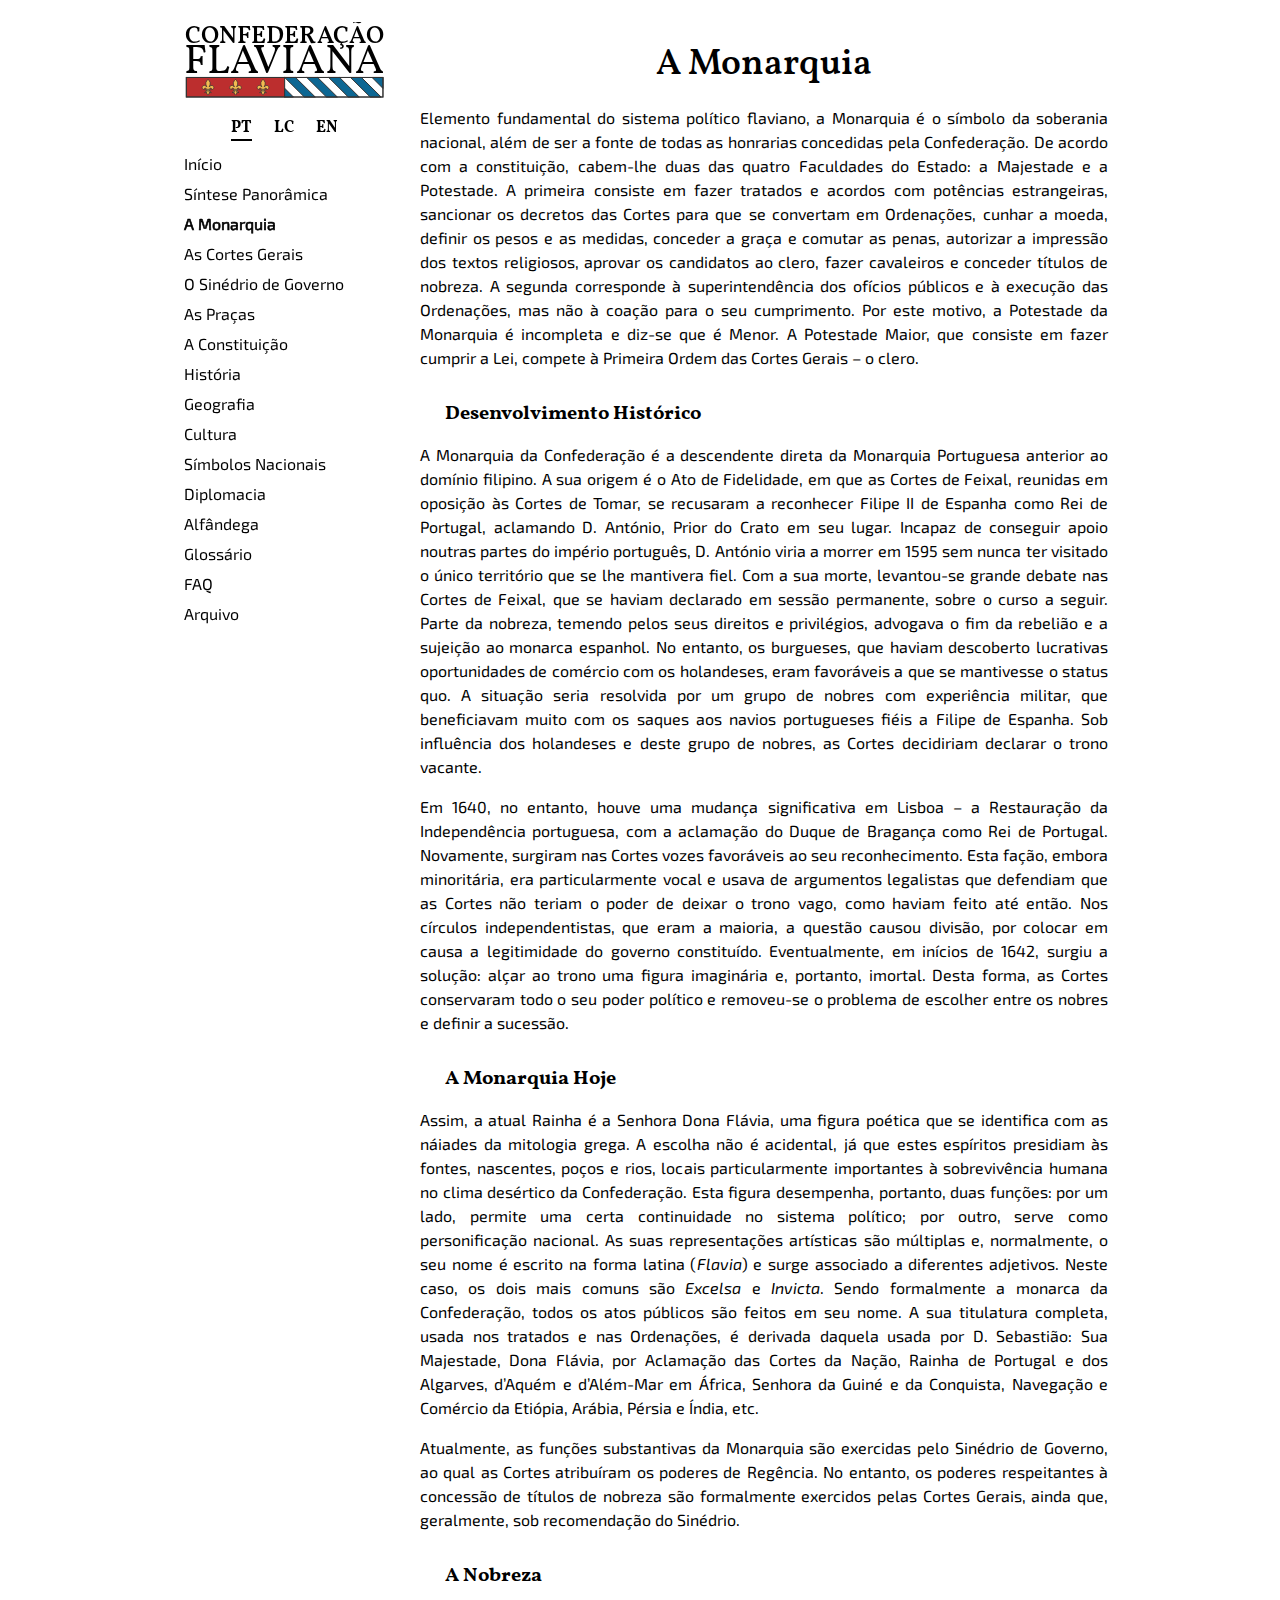
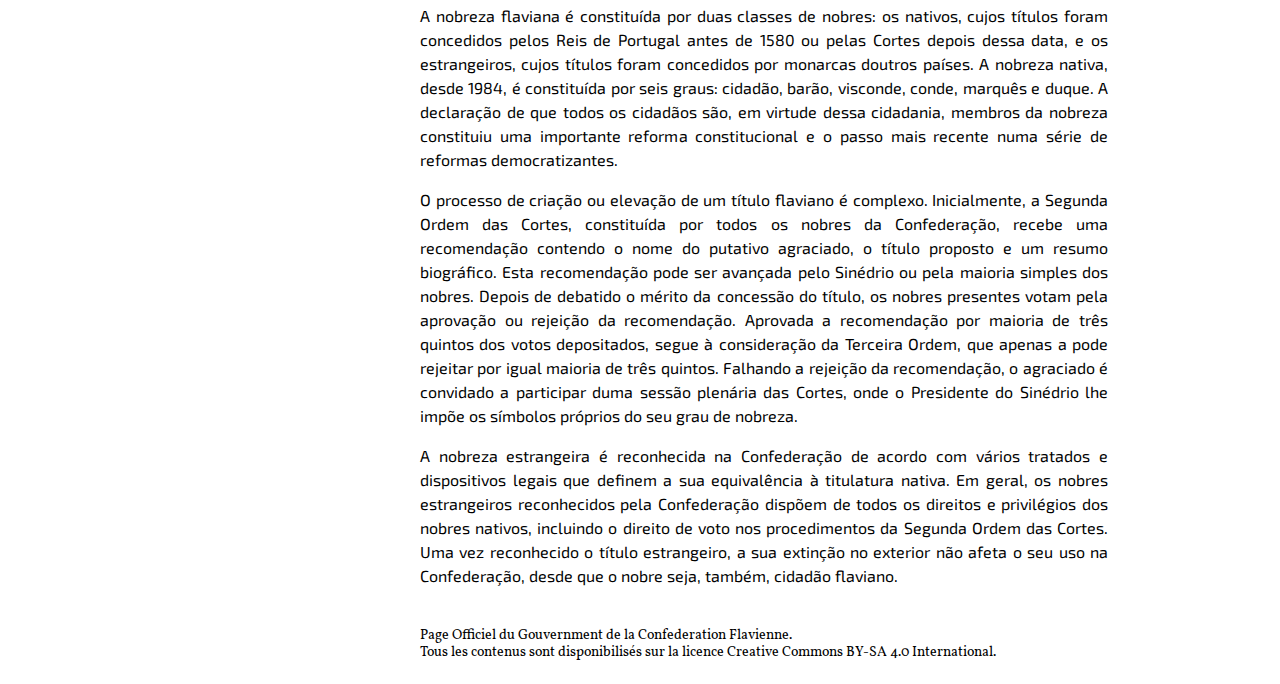
<file: monarquia.html>
<!DOCTYPE html>

<!--
	PORTAL DA CONFEDERACAO FLAVIANA
	# A pedra qu'os constructores arrejeitaram #
	
	Template: Flavia Prima
	Author: The Duke of Mocha
	License: Creative Commons Attribution-NonCommercial-ShareAlike 4.0 International
	http://creativecommons.org/licenses/by-nc-sa/4.0/
-->

<html lang="pt">

<head>
	<title>Confederação Flaviana</title>
	
	<meta charset="UTF-8">
	<meta name="description" content="Free Web tutorials">
	<meta name="author" content="John Doe">
	<meta name="viewport" content="width=device-width, initial-scale=1.0">
	
	<link rel="stylesheet" type="text/css" href="stylesheets/fonts.css">
	<link rel="stylesheet" type="text/css" href="stylesheets/styles.css">
</head>

<body>
	<header>
		<div id="logo">
			<svg xmlns="http://www.w3.org/2000/svg" width="200" height="75.5" viewBox="0 0 200 75.5"><title>Confederação Flaviana</title><g id="f37eee26-2f43-4eef-bd84-d21347b74d90" data-name="Layer 2"><g id="ff42c778-8d8c-45cf-a3e5-a47ddc6a191e" data-name="Layer 3"><rect x="2.34" y="55.47" width="98.33" height="19.53" fill="#bc2e2e" stroke="#333" stroke-miterlimit="10" stroke-width="1"/><path d="M29.18,64.11A2.19,2.19,0,0,0,27,63.54a3.47,3.47,0,0,0-1.88,1.51c.22-.58.52-1.26.9-2.18a4.29,4.29,0,0,0-.74-4.08A9.38,9.38,0,0,0,24,57.38h0a10,10,0,0,0-1.25,1.4A4.29,4.29,0,0,0,22,62.87c.38.92.67,1.6.89,2.18A3.4,3.4,0,0,0,21,63.54a1.85,1.85,0,0,0-.63-.1,2.43,2.43,0,0,0-1.56.67c-.92.83-1.19,3.12,1.49,3.58h0a1.06,1.06,0,0,1,.32-1.49,1.3,1.3,0,0,1,1.16,0,2.15,2.15,0,0,1,.76,1.58,2.26,2.26,0,0,1,0,.45c-.16.87-.66,1.21-2,2.36a4.81,4.81,0,0,0,2.6-1l.06-.08A1.67,1.67,0,0,1,22,70.83a1.29,1.29,0,0,0,1.17.8,2.32,2.32,0,0,0,.8,1.46h0a2.38,2.38,0,0,0,.81-1.46,1.26,1.26,0,0,0,1.16-.8,1.66,1.66,0,0,1-1.17-1.31l.05.08a4.81,4.81,0,0,0,2.6,1c-1.37-1.15-1.86-1.49-2-2.36a2.23,2.23,0,0,1,.73-2,1.32,1.32,0,0,1,1.17,0,1.06,1.06,0,0,1,.31,1.49h0C30.37,67.23,30.1,64.94,29.18,64.11Z" fill="#f2bc51" stroke="#333" stroke-miterlimit="10" stroke-width="0.7" fill-rule="evenodd"/><path d="M26,67.29H22.06a.48.48,0,0,0,0,1H26a.48.48,0,0,0,.48-.48h0A.49.49,0,0,0,26,67.29Z" fill="#f2bc51" stroke="#333" stroke-miterlimit="10" stroke-width="0.7"/><path d="M84.16,64.11A2.18,2.18,0,0,0,82,63.54a3.41,3.41,0,0,0-1.87,1.51c.22-.58.51-1.26.89-2.18a4.29,4.29,0,0,0-.73-4.08A10.07,10.07,0,0,0,79,57.38h0a9.48,9.48,0,0,0-1.26,1.4A4.29,4.29,0,0,0,77,62.87c.38.92.68,1.6.9,2.18A3.47,3.47,0,0,0,76,63.54a1.91,1.91,0,0,0-.64-.1,2.41,2.41,0,0,0-1.55.67c-.92.83-1.19,3.12,1.49,3.58h0a1.05,1.05,0,0,1,.31-1.49,1.32,1.32,0,0,1,1.17,0,2.15,2.15,0,0,1,.76,1.58,2.27,2.27,0,0,1,0,.45c-.16.87-.66,1.21-2,2.36a4.77,4.77,0,0,0,2.59-1l.06-.08A1.67,1.67,0,0,1,77,70.83a1.26,1.26,0,0,0,1.16.8A2.38,2.38,0,0,0,79,73.09h0a2.34,2.34,0,0,0,.81-1.46,1.29,1.29,0,0,0,1.17-.8,1.67,1.67,0,0,1-1.18-1.31l.06.08a4.81,4.81,0,0,0,2.59,1c-1.36-1.15-1.86-1.49-2-2.36a2.23,2.23,0,0,1,.73-2,1.33,1.33,0,0,1,1.17,0,1.05,1.05,0,0,1,.31,1.49h0C85.36,67.23,85.09,64.94,84.16,64.11Z" fill="#f2bc51" stroke="#333" stroke-miterlimit="10" stroke-width="0.7" fill-rule="evenodd"/><path d="M81,67.29H77a.48.48,0,0,0,0,1H81a.47.47,0,0,0,.48-.48h0A.48.48,0,0,0,81,67.29Z" fill="#f2bc51" stroke="#333" stroke-miterlimit="10" stroke-width="0.7"/><path d="M56.67,64.11a2.18,2.18,0,0,0-2.19-.57,3.47,3.47,0,0,0-1.88,1.51c.22-.58.52-1.26.9-2.18a4.29,4.29,0,0,0-.73-4.08,10.07,10.07,0,0,0-1.26-1.41h0a9.48,9.48,0,0,0-1.26,1.4,4.29,4.29,0,0,0-.73,4.08c.38.92.67,1.6.9,2.18a3.47,3.47,0,0,0-1.88-1.51,1.91,1.91,0,0,0-.64-.1,2.41,2.41,0,0,0-1.55.67c-.93.83-1.2,3.12,1.49,3.58h0a1.05,1.05,0,0,1,.31-1.49,1.33,1.33,0,0,1,1.17,0,2.18,2.18,0,0,1,.75,1.58,1.7,1.7,0,0,1,0,.45c-.16.87-.66,1.21-2,2.36a4.81,4.81,0,0,0,2.59-1l.06-.08a1.67,1.67,0,0,1-1.18,1.31,1.29,1.29,0,0,0,1.17.8,2.34,2.34,0,0,0,.81,1.46h0a2.38,2.38,0,0,0,.81-1.46,1.26,1.26,0,0,0,1.16-.8,1.67,1.67,0,0,1-1.17-1.31l.06.08a4.77,4.77,0,0,0,2.59,1c-1.36-1.15-1.86-1.49-2-2.36a2.23,2.23,0,0,1,.73-2,1.32,1.32,0,0,1,1.17,0,1.05,1.05,0,0,1,.31,1.49h0C57.86,67.23,57.59,64.94,56.67,64.11Z" fill="#f2bc51" stroke="#333" stroke-miterlimit="10" stroke-width="0.7" fill-rule="evenodd"/><path d="M53.47,67.29H49.55a.48.48,0,0,0,0,1h3.92a.48.48,0,0,0,.48-.48h0A.49.49,0,0,0,53.47,67.29Z" fill="#f2bc51" stroke="#333" stroke-miterlimit="10" stroke-width="0.7"/><rect x="100.65" y="55.47" width="98.27" height="19.53" fill="#fff" stroke="#333" stroke-miterlimit="10" stroke-width="1"/><polygon points="100.68 55.47 120.34 75 131.25 75 111.59 55.47 100.68 55.47" fill="#0d6793" stroke="#333" stroke-miterlimit="10" stroke-width="1"/><polygon points="122.76 55.47 142.43 75 153.33 75 133.67 55.47 122.76 55.47" fill="#0d6793" stroke="#333" stroke-miterlimit="10" stroke-width="1"/><polygon points="144.65 55.47 164.22 75 175.22 75 155.64 55.47 144.65 55.47" fill="#0d6793" stroke="#333" stroke-miterlimit="10" stroke-width="1"/><polygon points="166.53 55.47 186.19 75 197.1 75 177.44 55.47 166.53 55.47" fill="#0d6793" stroke="#333" stroke-miterlimit="10" stroke-width="1"/><polygon points="188.07 55.47 198.97 66.38 198.97 55.47 188.07 55.47" fill="#0d6793" stroke="#333" stroke-miterlimit="10" stroke-width="1"/><polygon points="100.67 66.25 109.42 75 100.67 75 100.67 66.25" fill="#0d6793" stroke="#333" stroke-miterlimit="10" stroke-width="1"/><rect x="2.32" y="55.47" width="196.66" height="19.53" fill="none" stroke="#333" stroke-miterlimit="10" stroke-width="1"/><text transform="translate(1.47 21.08)" font-size="24.57" font-family="Vollkorn-SemiBold, Vollkorn" font-weight="600"><tspan letter-spacing="-0.01em">C</tspan><tspan x="15.58" y="0" letter-spacing="0em">ONFEDER</tspan><tspan x="131.16" y="0" letter-spacing="-0.03em">A</tspan><tspan x="147.92" y="0" letter-spacing="-0.01em">Ç</tspan><tspan x="163.5" y="0" letter-spacing="-0.03em">Ã</tspan><tspan x="180.26" y="0">O</tspan></text><text transform="translate(0 51.47)" font-size="41.27" font-family="Vollkorn-Regular, Vollkorn">FL<tspan x="46.26" y="0" letter-spacing="-0.15em">A</tspan><tspan x="69.13" y="0">VIA</tspan><tspan x="141.1" y="0" letter-spacing="-0.02em">N</tspan><tspan x="170.89" y="0">A</tspan></text></g></g></svg>
		</div>
		<div id="langmenu">
			<ul>
				<li><a class="active" href="monarquia.html">PT</a></li>
				<li><a href="lc/monarchia.html">LC</a></li>
				<li><a href="en/monarchy.html">EN</a></li>
			</ul>
		</div>
	</header>
	<nav>
		<ul>
			<li><a href="index.html">Início</a></li>
			<li><a href="sintese.html">Síntese Panorâmica</a></li>
			<li><a class="active" href="monarquia.html">A Monarquia</a></li>
			<li><a href="cortes.html">As Cortes Gerais</a></li>
			<li><a href="sinedrio.html">O Sinédrio de Governo</a></li>
			<li><a href="pracas.html">As Praças</a></li>
			<li><a href="constituicao.html">A Constituição</a></li>
			<li><a href="historia.html">História</a></li>
			<li><a href="geografia.html">Geografia</a></li>
			<li><a href="cultura.html">Cultura</a></li>
			<li><a href="simbolos.html">Símbolos Nacionais</a></li>
			<li><a href="diplomacia.html">Diplomacia</a></li>
			<li><a href="alfandega.html">Alfândega</a></li>
			<li><a href="glossario.html">Glossário</a></li>
			<li><a href="faq.html">FAQ</a></li>
			<li><a href="arquivo.html">Arquivo</a></li>
		</ul>
	</nav>
	<main>
		<article>
		<!-- <div class="banner"></div> -->
			<h1>A Monarquia</h1>
			<section id="intro" class="main">
				<p>Elemento fundamental do sistema político flaviano, a Monarquia é o símbolo da soberania nacional, além de ser a fonte de todas as honrarias concedidas pela Confederação. De acordo com a constituição, cabem-lhe duas das quatro Faculdades do Estado: a Majestade e a Potestade. A primeira consiste em fazer tratados e acordos com potências estrangeiras, sancionar os decretos das Cortes para que se convertam em Ordenações, cunhar a moeda, definir os pesos e as medidas, conceder a graça e comutar as penas, autorizar a impressão dos textos religiosos, aprovar os candidatos ao clero, fazer cavaleiros e conceder títulos de nobreza. A segunda corresponde à superintendência dos ofícios públicos e à execução das Ordenações, mas não à coação para o seu cumprimento. Por este motivo, a Potestade da Monarquia é incompleta e diz-se que é Menor. A Potestade Maior, que consiste em fazer cumprir a Lei, compete à Primeira Ordem das Cortes Gerais – o clero.</p>
			</section>
			<section id="historia">
				<h2>Desenvolvimento Histórico</h2>
				<p>A Monarquia da Confederação é a descendente direta da Monarquia Portuguesa anterior ao domínio filipino. A sua origem é o Ato de Fidelidade, em que as Cortes de Feixal, reunidas em oposição às Cortes de Tomar, se recusaram a reconhecer Filipe II de Espanha como Rei de Portugal, aclamando D. António, Prior do Crato em seu lugar. Incapaz de conseguir apoio noutras partes do império português, D. António viria a morrer em 1595 sem nunca ter visitado o único território que se lhe mantivera fiel. Com a sua morte, levantou-se grande debate nas Cortes de Feixal, que se haviam declarado em sessão permanente, sobre o curso a seguir. Parte da nobreza, temendo pelos seus direitos e privilégios, advogava o fim da rebelião e a sujeição ao monarca espanhol. No entanto, os burgueses, que haviam descoberto lucrativas oportunidades de comércio com os holandeses, eram favoráveis a que se mantivesse o status quo. A situação seria resolvida por um grupo de nobres com experiência militar, que beneficiavam muito com os saques aos navios portugueses fiéis a Filipe de Espanha. Sob influência dos holandeses e deste grupo de nobres, as Cortes decidiriam declarar o trono vacante.</p>
				<p>Em 1640, no entanto, houve uma mudança significativa em Lisboa – a Restauração da Independência portuguesa, com a aclamação do Duque de Bragança como Rei de Portugal. Novamente, surgiram nas Cortes vozes favoráveis ao seu reconhecimento. Esta fação, embora minoritária, era particularmente vocal e usava de argumentos legalistas que defendiam que as Cortes não teriam o poder de deixar o trono vago, como haviam feito até então. Nos círculos independentistas, que eram a maioria, a questão causou divisão, por colocar em causa a legitimidade do governo constituído. Eventualmente, em inícios de 1642, surgiu a solução: alçar ao trono uma figura imaginária e, portanto, imortal. Desta forma, as Cortes conservaram todo o seu poder político e removeu-se o problema de escolher entre os nobres e definir a sucessão.</p>
			</section>
			<section id="atualmente">
				<h2>A Monarquia Hoje</h2>
				<p>Assim, a atual Rainha é a Senhora Dona Flávia, uma figura poética que se identifica com as náiades da mitologia grega. A escolha não é acidental, já que estes espíritos presidiam às fontes, nascentes, poços e rios, locais particularmente importantes à sobrevivência humana no clima desértico da Confederação. Esta figura desempenha, portanto, duas funções: por um lado, permite uma certa continuidade no sistema político; por outro, serve como personificação nacional. As suas representações artísticas são múltiplas e, normalmente, o seu nome é escrito na forma latina (<em>Flavia</em>) e surge associado a diferentes adjetivos. Neste caso, os dois mais comuns são <em>Excelsa</em> e <em>Invicta</em>. Sendo formalmente a monarca da Confederação, todos os atos públicos são feitos em seu nome. A sua titulatura completa, usada nos tratados e nas Ordenações, é derivada daquela usada por D. Sebastião: Sua Majestade, Dona Flávia, por Aclamação das Cortes da Nação, Rainha de Portugal e dos Algarves, d’Aquém e d’Além-Mar em África, Senhora da Guiné e da Conquista, Navegação e Comércio da Etiópia, Arábia, Pérsia e Índia, etc.</p>
				<p>Atualmente, as funções substantivas da Monarquia são exercidas pelo Sinédrio de Governo, ao qual as Cortes atribuíram os poderes de Regência. No entanto, os poderes respeitantes à concessão de títulos de nobreza são formalmente exercidos pelas Cortes Gerais, ainda que, geralmente, sob recomendação do Sinédrio.</p>
			</section>
			<section id="nobreza">
				<h2>A Nobreza</h2>
				<p>A nobreza flaviana é constituída por duas classes de nobres: os nativos, cujos títulos foram concedidos pelos Reis de Portugal antes de 1580 ou pelas Cortes depois dessa data, e os estrangeiros, cujos títulos foram concedidos por monarcas doutros países. A nobreza nativa, desde 1984, é constituída por seis graus: cidadão, barão, visconde, conde, marquês e duque. A declaração de que todos os cidadãos são, em virtude dessa cidadania, membros da nobreza constituiu uma importante reforma constitucional e o passo mais recente numa série de reformas democratizantes.</p>
				<p>O processo de criação ou elevação de um título flaviano é complexo. Inicialmente, a Segunda Ordem das Cortes, constituída por todos os nobres da Confederação, recebe uma recomendação contendo o nome do putativo agraciado, o título proposto e um resumo biográfico. Esta recomendação pode ser avançada pelo Sinédrio ou pela maioria simples dos nobres. Depois de debatido o mérito da concessão do título, os nobres presentes votam pela aprovação ou rejeição da recomendação. Aprovada a recomendação por maioria de três quintos dos votos depositados, segue à consideração da Terceira Ordem, que apenas a pode rejeitar por igual maioria de três quintos. Falhando a rejeição da recomendação, o agraciado é convidado a participar duma sessão plenária das Cortes, onde o Presidente do Sinédrio lhe impõe os símbolos próprios do seu grau de nobreza. </p>
				<p>A nobreza estrangeira é reconhecida na Confederação de acordo com vários tratados e dispositivos legais que definem a sua equivalência à titulatura nativa. Em geral, os nobres estrangeiros reconhecidos pela Confederação dispõem de todos os direitos e privilégios dos nobres nativos, incluindo o direito de voto nos procedimentos da Segunda Ordem das Cortes. Uma vez reconhecido o título estrangeiro, a sua extinção no exterior não afeta o seu uso na Confederação, desde que o nobre seja, também, cidadão flaviano. </p>
			</section>
		</article>
	</main>
	<footer><p>Page Officiel du Gouvernment de la Confederation Flavienne.<br>
			Tous les contenus sont disponibilisés sur la licence Creative Commons BY-SA 4.0 International.</p>
	</footer>
</body>

</html>
</file>
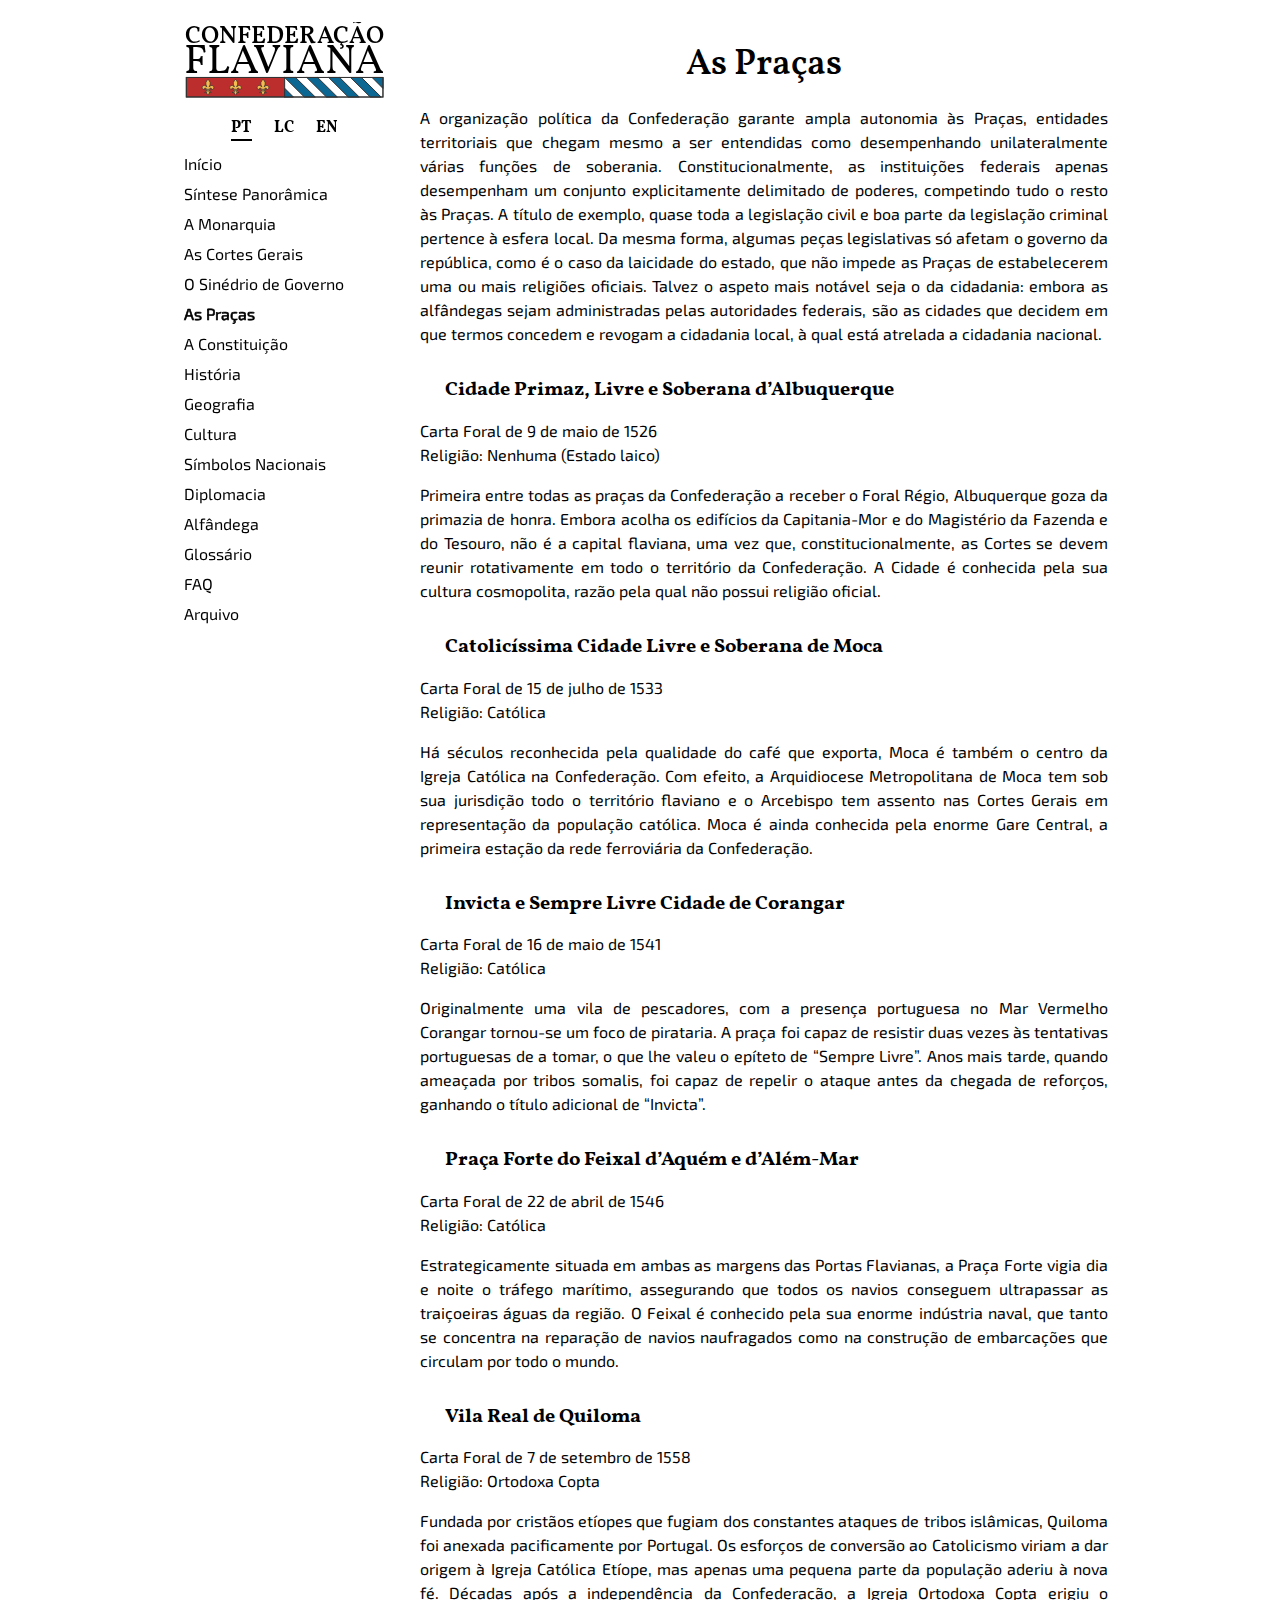
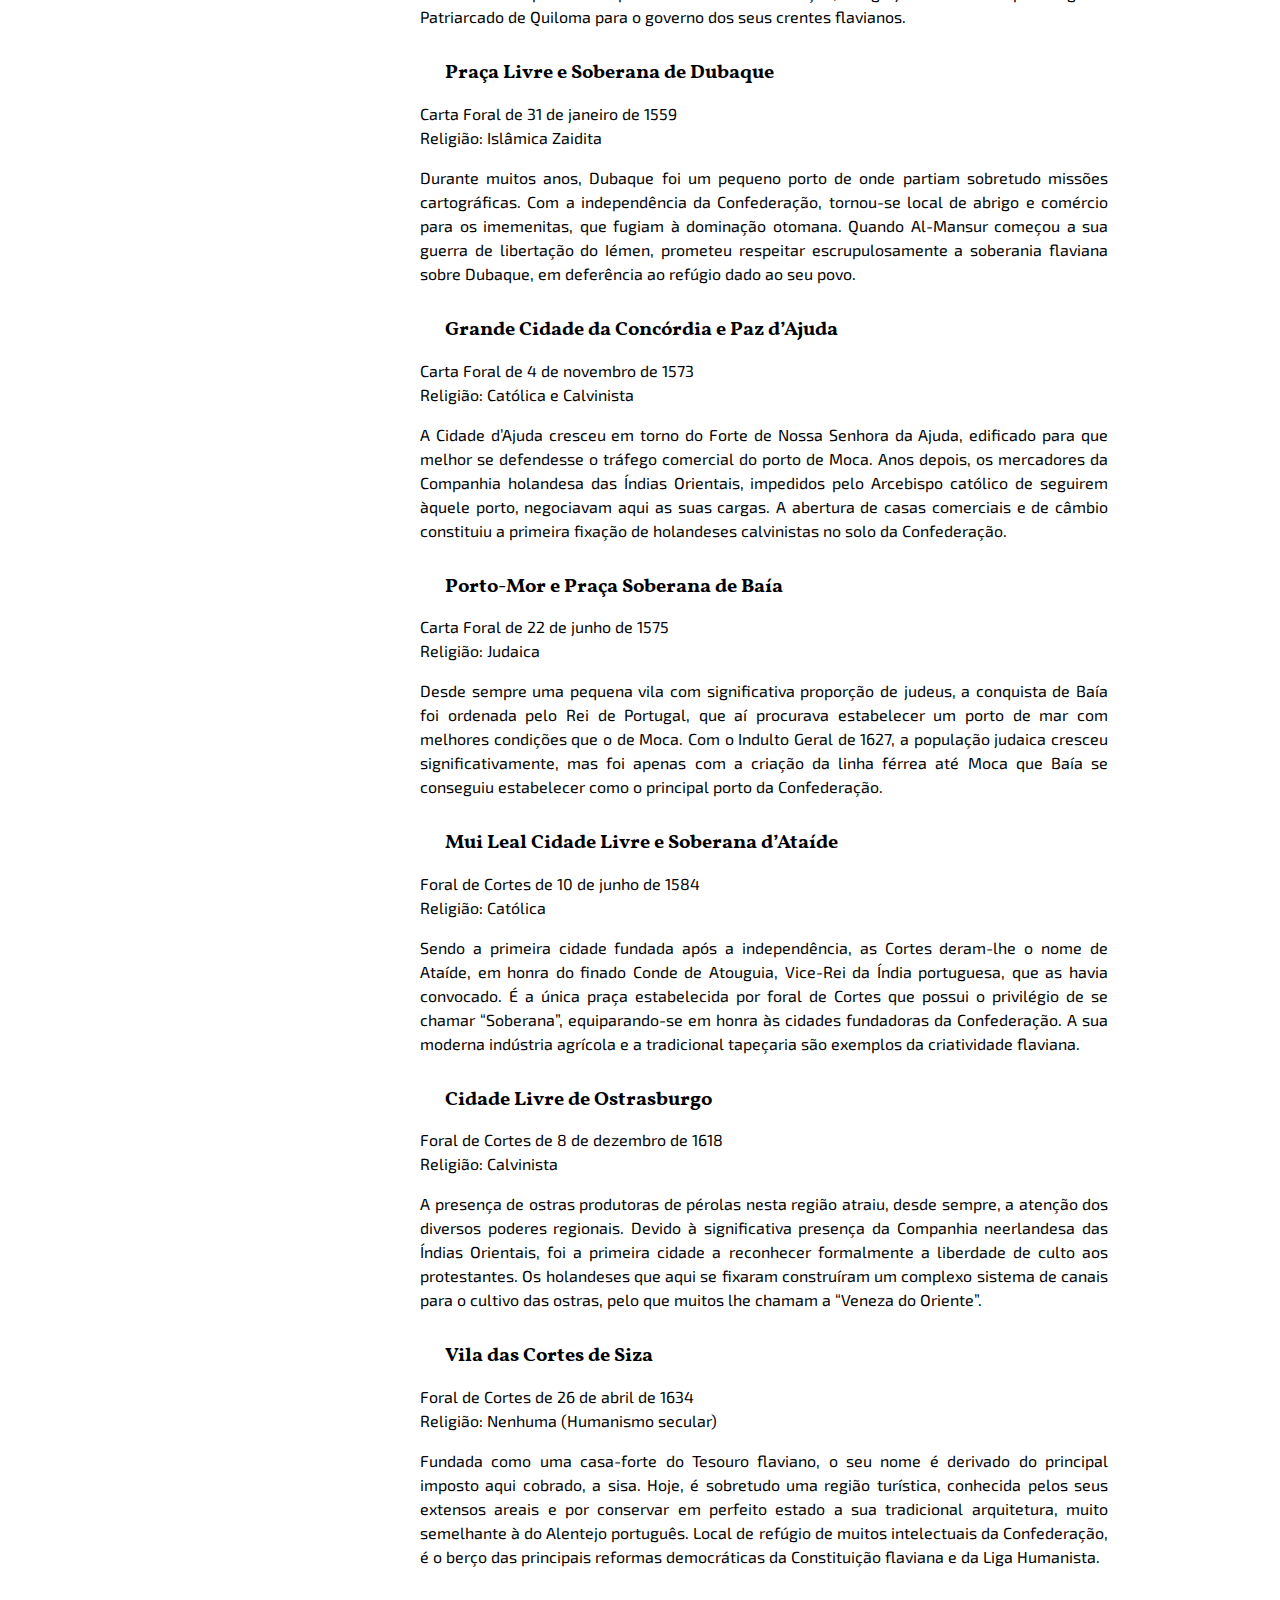
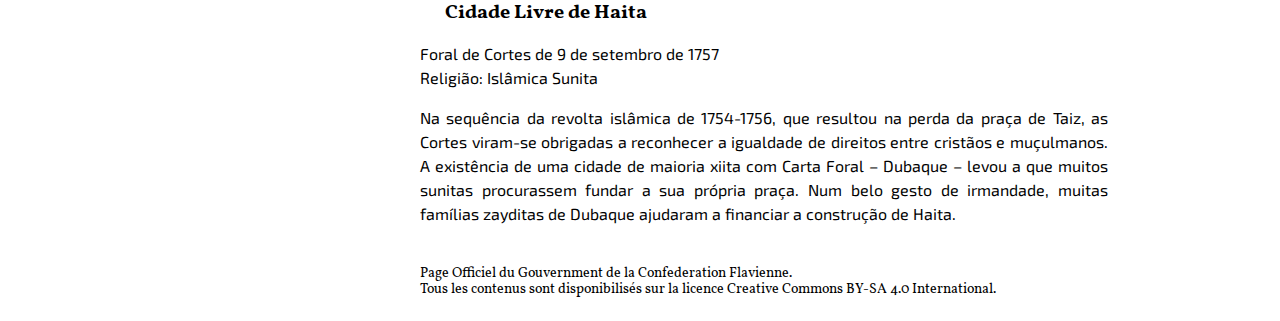
<file: pracas.html>
<!DOCTYPE html>

<!--
	PORTAL DA CONFEDERACAO FLAVIANA
	# A pedra qu'os constructores arrejeitaram #
	
	Template: Flavia Prima
	Author: The Duke of Mocha
	License: Creative Commons Attribution-NonCommercial-ShareAlike 4.0 International
	http://creativecommons.org/licenses/by-nc-sa/4.0/
-->

<html lang="pt">

<head>
	<title>Confederação Flaviana</title>
	
	<meta charset="UTF-8">
	<meta name="description" content="Free Web tutorials">
	<meta name="author" content="John Doe">
	<meta name="viewport" content="width=device-width, initial-scale=1.0">
	
	<link rel="stylesheet" type="text/css" href="stylesheets/fonts.css">
	<link rel="stylesheet" type="text/css" href="stylesheets/styles.css">
</head>

<body>
	<header>
		<div id="logo">
			<svg xmlns="http://www.w3.org/2000/svg" width="200" height="75.5" viewBox="0 0 200 75.5"><title>Confederação Flaviana</title><g id="f37eee26-2f43-4eef-bd84-d21347b74d90" data-name="Layer 2"><g id="ff42c778-8d8c-45cf-a3e5-a47ddc6a191e" data-name="Layer 3"><rect x="2.34" y="55.47" width="98.33" height="19.53" fill="#bc2e2e" stroke="#333" stroke-miterlimit="10" stroke-width="1"/><path d="M29.18,64.11A2.19,2.19,0,0,0,27,63.54a3.47,3.47,0,0,0-1.88,1.51c.22-.58.52-1.26.9-2.18a4.29,4.29,0,0,0-.74-4.08A9.38,9.38,0,0,0,24,57.38h0a10,10,0,0,0-1.25,1.4A4.29,4.29,0,0,0,22,62.87c.38.92.67,1.6.89,2.18A3.4,3.4,0,0,0,21,63.54a1.85,1.85,0,0,0-.63-.1,2.43,2.43,0,0,0-1.56.67c-.92.83-1.19,3.12,1.49,3.58h0a1.06,1.06,0,0,1,.32-1.49,1.3,1.3,0,0,1,1.16,0,2.15,2.15,0,0,1,.76,1.58,2.26,2.26,0,0,1,0,.45c-.16.87-.66,1.21-2,2.36a4.81,4.81,0,0,0,2.6-1l.06-.08A1.67,1.67,0,0,1,22,70.83a1.29,1.29,0,0,0,1.17.8,2.32,2.32,0,0,0,.8,1.46h0a2.38,2.38,0,0,0,.81-1.46,1.26,1.26,0,0,0,1.16-.8,1.66,1.66,0,0,1-1.17-1.31l.05.08a4.81,4.81,0,0,0,2.6,1c-1.37-1.15-1.86-1.49-2-2.36a2.23,2.23,0,0,1,.73-2,1.32,1.32,0,0,1,1.17,0,1.06,1.06,0,0,1,.31,1.49h0C30.37,67.23,30.1,64.94,29.18,64.11Z" fill="#f2bc51" stroke="#333" stroke-miterlimit="10" stroke-width="0.7" fill-rule="evenodd"/><path d="M26,67.29H22.06a.48.48,0,0,0,0,1H26a.48.48,0,0,0,.48-.48h0A.49.49,0,0,0,26,67.29Z" fill="#f2bc51" stroke="#333" stroke-miterlimit="10" stroke-width="0.7"/><path d="M84.16,64.11A2.18,2.18,0,0,0,82,63.54a3.41,3.41,0,0,0-1.87,1.51c.22-.58.51-1.26.89-2.18a4.29,4.29,0,0,0-.73-4.08A10.07,10.07,0,0,0,79,57.38h0a9.48,9.48,0,0,0-1.26,1.4A4.29,4.29,0,0,0,77,62.87c.38.92.68,1.6.9,2.18A3.47,3.47,0,0,0,76,63.54a1.91,1.91,0,0,0-.64-.1,2.41,2.41,0,0,0-1.55.67c-.92.83-1.19,3.12,1.49,3.58h0a1.05,1.05,0,0,1,.31-1.49,1.32,1.32,0,0,1,1.17,0,2.15,2.15,0,0,1,.76,1.58,2.27,2.27,0,0,1,0,.45c-.16.87-.66,1.21-2,2.36a4.77,4.77,0,0,0,2.59-1l.06-.08A1.67,1.67,0,0,1,77,70.83a1.26,1.26,0,0,0,1.16.8A2.38,2.38,0,0,0,79,73.09h0a2.34,2.34,0,0,0,.81-1.46,1.29,1.29,0,0,0,1.17-.8,1.67,1.67,0,0,1-1.18-1.31l.06.08a4.81,4.81,0,0,0,2.59,1c-1.36-1.15-1.86-1.49-2-2.36a2.23,2.23,0,0,1,.73-2,1.33,1.33,0,0,1,1.17,0,1.05,1.05,0,0,1,.31,1.49h0C85.36,67.23,85.09,64.94,84.16,64.11Z" fill="#f2bc51" stroke="#333" stroke-miterlimit="10" stroke-width="0.7" fill-rule="evenodd"/><path d="M81,67.29H77a.48.48,0,0,0,0,1H81a.47.47,0,0,0,.48-.48h0A.48.48,0,0,0,81,67.29Z" fill="#f2bc51" stroke="#333" stroke-miterlimit="10" stroke-width="0.7"/><path d="M56.67,64.11a2.18,2.18,0,0,0-2.19-.57,3.47,3.47,0,0,0-1.88,1.51c.22-.58.52-1.26.9-2.18a4.29,4.29,0,0,0-.73-4.08,10.07,10.07,0,0,0-1.26-1.41h0a9.48,9.48,0,0,0-1.26,1.4,4.29,4.29,0,0,0-.73,4.08c.38.92.67,1.6.9,2.18a3.47,3.47,0,0,0-1.88-1.51,1.91,1.91,0,0,0-.64-.1,2.41,2.41,0,0,0-1.55.67c-.93.83-1.2,3.12,1.49,3.58h0a1.05,1.05,0,0,1,.31-1.49,1.33,1.33,0,0,1,1.17,0,2.18,2.18,0,0,1,.75,1.58,1.7,1.7,0,0,1,0,.45c-.16.87-.66,1.21-2,2.36a4.81,4.81,0,0,0,2.59-1l.06-.08a1.67,1.67,0,0,1-1.18,1.31,1.29,1.29,0,0,0,1.17.8,2.34,2.34,0,0,0,.81,1.46h0a2.38,2.38,0,0,0,.81-1.46,1.26,1.26,0,0,0,1.16-.8,1.67,1.67,0,0,1-1.17-1.31l.06.08a4.77,4.77,0,0,0,2.59,1c-1.36-1.15-1.86-1.49-2-2.36a2.23,2.23,0,0,1,.73-2,1.32,1.32,0,0,1,1.17,0,1.05,1.05,0,0,1,.31,1.49h0C57.86,67.23,57.59,64.94,56.67,64.11Z" fill="#f2bc51" stroke="#333" stroke-miterlimit="10" stroke-width="0.7" fill-rule="evenodd"/><path d="M53.47,67.29H49.55a.48.48,0,0,0,0,1h3.92a.48.48,0,0,0,.48-.48h0A.49.49,0,0,0,53.47,67.29Z" fill="#f2bc51" stroke="#333" stroke-miterlimit="10" stroke-width="0.7"/><rect x="100.65" y="55.47" width="98.27" height="19.53" fill="#fff" stroke="#333" stroke-miterlimit="10" stroke-width="1"/><polygon points="100.68 55.47 120.34 75 131.25 75 111.59 55.47 100.68 55.47" fill="#0d6793" stroke="#333" stroke-miterlimit="10" stroke-width="1"/><polygon points="122.76 55.47 142.43 75 153.33 75 133.67 55.47 122.76 55.47" fill="#0d6793" stroke="#333" stroke-miterlimit="10" stroke-width="1"/><polygon points="144.65 55.47 164.22 75 175.22 75 155.64 55.47 144.65 55.47" fill="#0d6793" stroke="#333" stroke-miterlimit="10" stroke-width="1"/><polygon points="166.53 55.47 186.19 75 197.1 75 177.44 55.47 166.53 55.47" fill="#0d6793" stroke="#333" stroke-miterlimit="10" stroke-width="1"/><polygon points="188.07 55.47 198.97 66.38 198.97 55.47 188.07 55.47" fill="#0d6793" stroke="#333" stroke-miterlimit="10" stroke-width="1"/><polygon points="100.67 66.25 109.42 75 100.67 75 100.67 66.25" fill="#0d6793" stroke="#333" stroke-miterlimit="10" stroke-width="1"/><rect x="2.32" y="55.47" width="196.66" height="19.53" fill="none" stroke="#333" stroke-miterlimit="10" stroke-width="1"/><text transform="translate(1.47 21.08)" font-size="24.57" font-family="Vollkorn-SemiBold, Vollkorn" font-weight="600"><tspan letter-spacing="-0.01em">C</tspan><tspan x="15.58" y="0" letter-spacing="0em">ONFEDER</tspan><tspan x="131.16" y="0" letter-spacing="-0.03em">A</tspan><tspan x="147.92" y="0" letter-spacing="-0.01em">Ç</tspan><tspan x="163.5" y="0" letter-spacing="-0.03em">Ã</tspan><tspan x="180.26" y="0">O</tspan></text><text transform="translate(0 51.47)" font-size="41.27" font-family="Vollkorn-Regular, Vollkorn">FL<tspan x="46.26" y="0" letter-spacing="-0.15em">A</tspan><tspan x="69.13" y="0">VIA</tspan><tspan x="141.1" y="0" letter-spacing="-0.02em">N</tspan><tspan x="170.89" y="0">A</tspan></text></g></g></svg>
		</div>
		<div id="langmenu">
			<ul>
				<li><a class="active" href="pracas.html">PT</a></li>
				<li><a href="lc/pracas.html">LC</a></li>
				<li><a href="en/cities.html">EN</a></li>
			</ul>
		</div>
	</header>
	<nav>
		<ul>
			<li><a href="index.html">Início</a></li>
			<li><a href="sintese.html">Síntese Panorâmica</a></li>
			<li><a href="monarquia.html">A Monarquia</a></li>
			<li><a href="cortes.html">As Cortes Gerais</a></li>
			<li><a href="sinedrio.html">O Sinédrio de Governo</a></li>
			<li><a class="active" href="pracas.html">As Praças</a></li>
			<li><a href="constituicao.html">A Constituição</a></li>
			<li><a href="historia.html">História</a></li>
			<li><a href="geografia.html">Geografia</a></li>
			<li><a href="cultura.html">Cultura</a></li>
			<li><a href="simbolos.html">Símbolos Nacionais</a></li>
			<li><a href="diplomacia.html">Diplomacia</a></li>
			<li><a href="alfandega.html">Alfândega</a></li>
			<li><a href="glossario.html">Glossário</a></li>
			<li><a href="faq.html">FAQ</a></li>
			<li><a href="arquivo.html">Arquivo</a></li>
		</ul>
	</nav>
	<main>
		<article>
		<!-- <div class="banner"></div> -->
			<h1>As Praças</h1>
			<section id="intro" class="main">
				<p>A organização política da Confederação garante ampla autonomia às Praças, entidades territoriais que chegam mesmo a ser entendidas como desempenhando unilateralmente várias funções de soberania. Constitucionalmente, as instituições federais apenas desempenham um conjunto explicitamente delimitado de poderes, competindo tudo o resto às Praças. A título de exemplo, quase toda a legislação civil e boa parte da legislação criminal pertence à esfera local. Da mesma forma, algumas peças legislativas só afetam o governo da república, como é o caso da laicidade do estado, que não impede as Praças de estabelecerem uma ou mais religiões oficiais. Talvez o aspeto mais notável seja o da cidadania: embora as alfândegas sejam administradas pelas autoridades federais, são as cidades que decidem em que termos concedem e revogam a cidadania local, à qual está atrelada a cidadania nacional.</p>
			</section>
			<section id="albuquerque">
				<h2>Cidade Primaz, Livre e Soberana d’Albuquerque</h2>
				<p>Carta Foral de 9 de maio de 1526<br>Religião: Nenhuma (Estado laico)</p>
				<p>Primeira entre todas as praças da Confederação a receber o Foral Régio, Albuquerque goza da primazia de honra. Embora acolha os edifícios da Capitania-Mor e do Magistério da Fazenda e do Tesouro, não é a capital flaviana, uma vez que, constitucionalmente, as Cortes se devem reunir rotativamente em todo o território da Confederação. A Cidade é conhecida pela sua cultura cosmopolita, razão pela qual não possui religião oficial.</p>
			</section>
			<section id="moca">
				<h2>Catolicíssima Cidade Livre e Soberana de Moca</h2>
				<p>Carta Foral de 15 de julho de 1533<br>Religião: Católica</p>
				<p>Há séculos reconhecida pela qualidade do café que exporta, Moca é também o centro da Igreja Católica na Confederação. Com efeito, a Arquidiocese Metropolitana de Moca tem sob sua jurisdição todo o território flaviano e o Arcebispo tem assento nas Cortes Gerais em representação da população católica. Moca é ainda conhecida pela enorme Gare Central, a primeira estação da rede ferroviária da Confederação.</p>
			</section>
			<section id="corangar">
				<h2>Invicta e Sempre Livre Cidade de Corangar</h2>
				<p>Carta Foral de 16 de maio de 1541<br>Religião: Católica</p>
				<p>Originalmente uma vila de pescadores, com a presença portuguesa no Mar Vermelho Corangar tornou-se um foco de pirataria. A praça foi capaz de resistir duas vezes às tentativas portuguesas de a tomar, o que lhe valeu o epíteto de “Sempre Livre”. Anos mais tarde, quando ameaçada por tribos somalis, foi capaz de repelir o ataque antes da chegada de reforços, ganhando o título adicional de “Invicta”.</p>
			</section>
			<section id="feixal">
				<h2>Praça Forte do Feixal d’Aquém e d’Além-Mar</h2>
				<p>Carta Foral de 22 de abril de 1546<br>Religião: Católica</p>
				<p>Estrategicamente situada em ambas as margens das Portas Flavianas, a Praça Forte vigia dia e noite o tráfego marítimo, assegurando que todos os navios conseguem ultrapassar as traiçoeiras águas da região. O Feixal é conhecido pela sua enorme indústria naval, que tanto se concentra na reparação de navios naufragados como na construção de embarcações que circulam por todo o mundo.</p>
			</section>
			<section id="quiloma">
				<h2>Vila Real de Quiloma</h2>
				<p>Carta Foral de 7 de setembro de 1558<br>Religião: Ortodoxa Copta</p>
				<p>Fundada por cristãos etíopes que fugiam dos constantes ataques de tribos islâmicas, Quiloma foi anexada pacificamente por Portugal. Os esforços de conversão ao Catolicismo viriam a dar origem à Igreja Católica Etíope, mas apenas uma pequena parte da população aderiu à nova fé. Décadas após a independência da Confederação, a Igreja Ortodoxa Copta erigiu o Patriarcado de Quiloma para o governo dos seus crentes flavianos.</p>
			</section>
			<section id="dubaque">
				<h2>Praça Livre e Soberana de Dubaque</h2>
				<p>Carta Foral de 31 de janeiro de 1559<br>Religião: Islâmica Zaidita</p>
				<p>Durante muitos anos, Dubaque foi um pequeno porto de onde partiam sobretudo missões cartográficas. Com a independência da Confederação, tornou-se local de abrigo e comércio para os imemenitas, que fugiam à dominação otomana. Quando Al-Mansur começou a sua guerra de libertação do Iémen, prometeu respeitar escrupulosamente a soberania flaviana sobre Dubaque, em deferência ao refúgio dado ao seu povo.</p>
			</section>
			<section id="ajuda">
				<h2>Grande Cidade da Concórdia e Paz d’Ajuda</h2>
				<p>Carta Foral de 4 de novembro de 1573<br>Religião: Católica e Calvinista</p>
				<p>A Cidade d’Ajuda cresceu em torno do Forte de Nossa Senhora da Ajuda, edificado para que melhor se defendesse o tráfego comercial do porto de Moca. Anos depois, os mercadores da Companhia holandesa das Índias Orientais, impedidos pelo Arcebispo católico de seguirem àquele porto, negociavam aqui as suas cargas. A abertura de casas comerciais e de câmbio constituiu a primeira fixação de holandeses calvinistas no solo da Confederação.</p>
			</section>
			<section id="baia">
				<h2>Porto-Mor e Praça Soberana de Baía</h2>
				<p>Carta Foral de 22 de junho de 1575<br>Religião: Judaica</p>
				<p>Desde sempre uma pequena vila com significativa proporção de judeus, a conquista de Baía foi ordenada pelo Rei de Portugal, que aí procurava estabelecer um porto de mar com melhores condições que o de Moca. Com o Indulto Geral de 1627, a população judaica cresceu significativamente, mas foi apenas com a criação da linha férrea até Moca que Baía se conseguiu estabelecer como o principal porto da Confederação.</p>
			</section>
			<section id="ataide">
				<h2>Mui Leal Cidade Livre e Soberana d’Ataíde</h2>
				<p>Foral de Cortes de 10 de junho de 1584<br>Religião: Católica</p>
				<p>Sendo a primeira cidade fundada após a independência, as Cortes deram-lhe o nome de Ataíde, em honra do finado Conde de Atouguia, Vice-Rei da Índia portuguesa, que as havia convocado. É a única praça estabelecida por foral de Cortes que possui o privilégio de se chamar “Soberana”, equiparando-se em honra às cidades fundadoras da Confederação. A sua moderna indústria agrícola e a tradicional tapeçaria são exemplos da criatividade flaviana.</p>
			</section>
			<section id="ostrasburgo">
				<h2>Cidade Livre de Ostrasburgo</h2>
				<p>Foral de Cortes de 8 de dezembro de 1618<br>Religião: Calvinista</p>
				<p>A presença de ostras produtoras de pérolas nesta região atraiu, desde sempre, a atenção dos diversos poderes regionais. Devido à significativa presença da Companhia neerlandesa das Índias Orientais, foi a primeira cidade a reconhecer formalmente a liberdade de culto aos protestantes. Os holandeses que aqui se fixaram construíram um complexo sistema de canais para o cultivo das ostras, pelo que muitos lhe chamam a “Veneza do Oriente”.</p>
			</section>
			<section id="siza">
				<h2>Vila das Cortes de Siza</h2>
				<p>Foral de Cortes de 26 de abril de 1634<br>Religião: Nenhuma (Humanismo secular)</p>
				<p>Fundada como uma casa-forte do Tesouro flaviano, o seu nome é derivado do principal imposto aqui cobrado, a sisa. Hoje, é sobretudo uma região turística, conhecida pelos seus extensos areais e por conservar em perfeito estado a sua tradicional arquitetura, muito semelhante à do Alentejo português. Local de refúgio de muitos intelectuais da Confederação, é o berço das principais reformas democráticas da Constituição flaviana e da Liga Humanista.</p>
			</section>
			<section id="haita">
				<h2>Cidade Livre de Haita</h2>
				<p>Foral de Cortes de 9 de setembro de 1757<br>Religião: Islâmica Sunita</p>
				<p>Na sequência da revolta islâmica de 1754-1756, que resultou na perda da praça de Taiz, as Cortes viram-se obrigadas a reconhecer a igualdade de direitos entre cristãos e muçulmanos. A existência de uma cidade de maioria xiita com Carta Foral – Dubaque – levou a que muitos sunitas procurassem fundar a sua própria praça. Num belo gesto de irmandade, muitas famílias zayditas de Dubaque ajudaram a financiar a construção de Haita.</p>
			</section>
		</article>
	</main>
	<footer><p>Page Officiel du Gouvernment de la Confederation Flavienne.<br>
			Tous les contenus sont disponibilisés sur la licence Creative Commons BY-SA 4.0 International.</p>
	</footer>
</body>

</html>
</file>
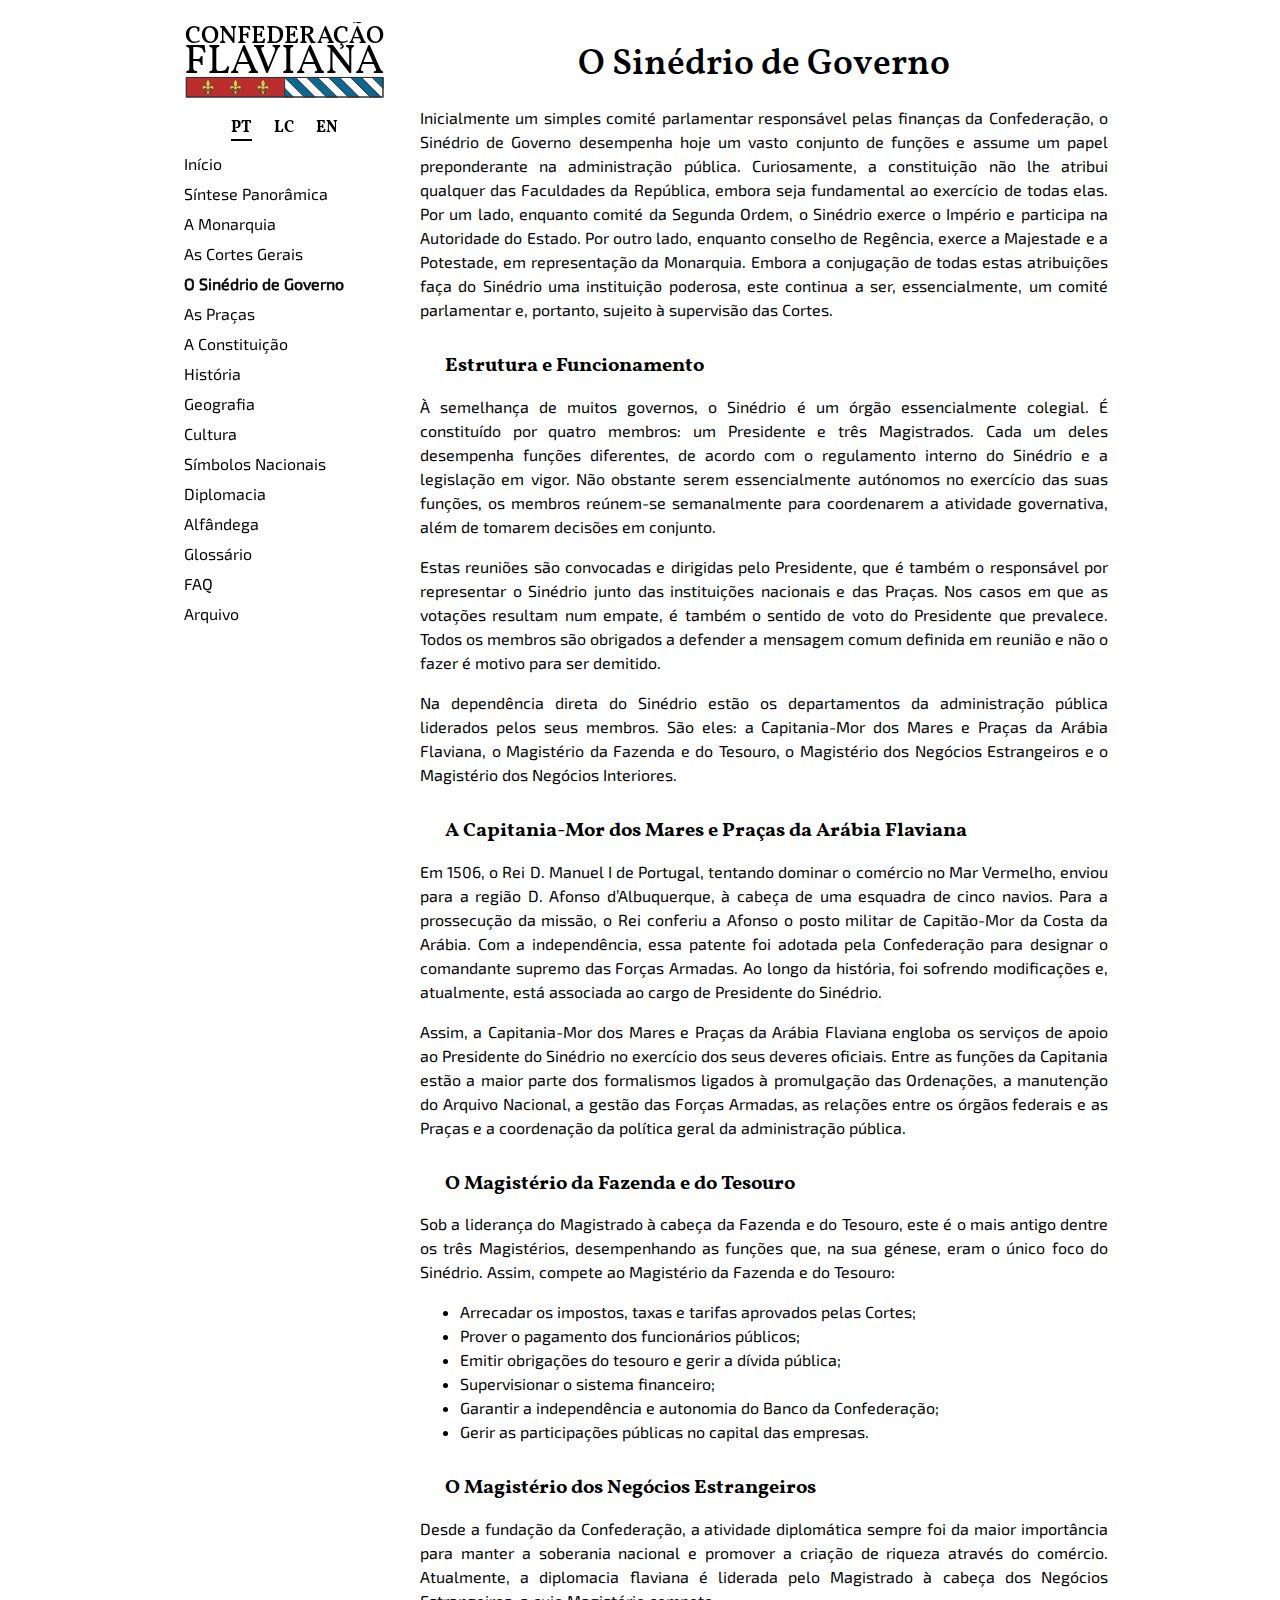
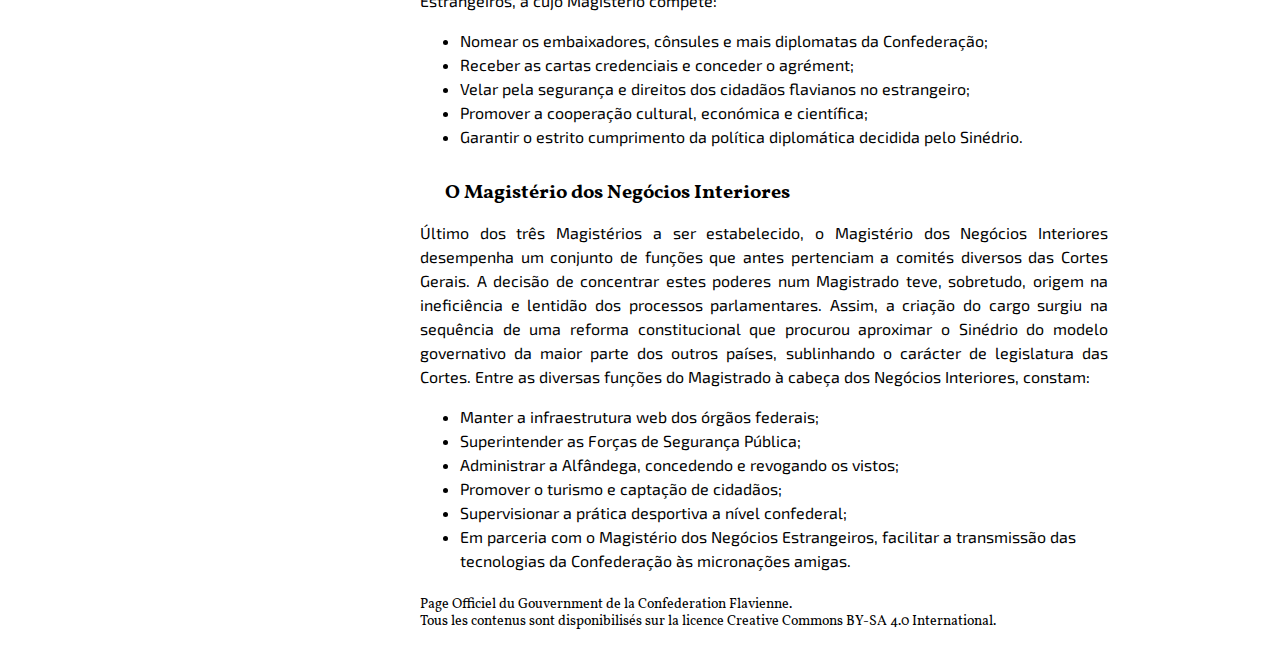
<file: sinedrio.html>
<!DOCTYPE html>

<!--
	PORTAL DA CONFEDERACAO FLAVIANA
	# A pedra qu'os constructores arrejeitaram #
	
	Template: Flavia Prima
	Author: The Duke of Mocha
	License: Creative Commons Attribution-NonCommercial-ShareAlike 4.0 International
	http://creativecommons.org/licenses/by-nc-sa/4.0/
-->

<html lang="pt">

<head>
	<title>Confederação Flaviana</title>
	
	<meta charset="UTF-8">
	<meta name="description" content="Free Web tutorials">
	<meta name="author" content="John Doe">
	<meta name="viewport" content="width=device-width, initial-scale=1.0">
	
	<link rel="stylesheet" type="text/css" href="stylesheets/fonts.css">
	<link rel="stylesheet" type="text/css" href="stylesheets/styles.css">
</head>

<body>
	<header>
		<div id="logo">
			<svg xmlns="http://www.w3.org/2000/svg" width="200" height="75.5" viewBox="0 0 200 75.5"><title>Confederação Flaviana</title><g id="f37eee26-2f43-4eef-bd84-d21347b74d90" data-name="Layer 2"><g id="ff42c778-8d8c-45cf-a3e5-a47ddc6a191e" data-name="Layer 3"><rect x="2.34" y="55.47" width="98.33" height="19.53" fill="#bc2e2e" stroke="#333" stroke-miterlimit="10" stroke-width="1"/><path d="M29.18,64.11A2.19,2.19,0,0,0,27,63.54a3.47,3.47,0,0,0-1.88,1.51c.22-.58.52-1.26.9-2.18a4.29,4.29,0,0,0-.74-4.08A9.38,9.38,0,0,0,24,57.38h0a10,10,0,0,0-1.25,1.4A4.29,4.29,0,0,0,22,62.87c.38.92.67,1.6.89,2.18A3.4,3.4,0,0,0,21,63.54a1.85,1.85,0,0,0-.63-.1,2.43,2.43,0,0,0-1.56.67c-.92.83-1.19,3.12,1.49,3.58h0a1.06,1.06,0,0,1,.32-1.49,1.3,1.3,0,0,1,1.16,0,2.15,2.15,0,0,1,.76,1.58,2.26,2.26,0,0,1,0,.45c-.16.87-.66,1.21-2,2.36a4.81,4.81,0,0,0,2.6-1l.06-.08A1.67,1.67,0,0,1,22,70.83a1.29,1.29,0,0,0,1.17.8,2.32,2.32,0,0,0,.8,1.46h0a2.38,2.38,0,0,0,.81-1.46,1.26,1.26,0,0,0,1.16-.8,1.66,1.66,0,0,1-1.17-1.31l.05.08a4.81,4.81,0,0,0,2.6,1c-1.37-1.15-1.86-1.49-2-2.36a2.23,2.23,0,0,1,.73-2,1.32,1.32,0,0,1,1.17,0,1.06,1.06,0,0,1,.31,1.49h0C30.37,67.23,30.1,64.94,29.18,64.11Z" fill="#f2bc51" stroke="#333" stroke-miterlimit="10" stroke-width="0.7" fill-rule="evenodd"/><path d="M26,67.29H22.06a.48.48,0,0,0,0,1H26a.48.48,0,0,0,.48-.48h0A.49.49,0,0,0,26,67.29Z" fill="#f2bc51" stroke="#333" stroke-miterlimit="10" stroke-width="0.7"/><path d="M84.16,64.11A2.18,2.18,0,0,0,82,63.54a3.41,3.41,0,0,0-1.87,1.51c.22-.58.51-1.26.89-2.18a4.29,4.29,0,0,0-.73-4.08A10.07,10.07,0,0,0,79,57.38h0a9.48,9.48,0,0,0-1.26,1.4A4.29,4.29,0,0,0,77,62.87c.38.92.68,1.6.9,2.18A3.47,3.47,0,0,0,76,63.54a1.91,1.91,0,0,0-.64-.1,2.41,2.41,0,0,0-1.55.67c-.92.83-1.19,3.12,1.49,3.58h0a1.05,1.05,0,0,1,.31-1.49,1.32,1.32,0,0,1,1.17,0,2.15,2.15,0,0,1,.76,1.58,2.27,2.27,0,0,1,0,.45c-.16.87-.66,1.21-2,2.36a4.77,4.77,0,0,0,2.59-1l.06-.08A1.67,1.67,0,0,1,77,70.83a1.26,1.26,0,0,0,1.16.8A2.38,2.38,0,0,0,79,73.09h0a2.34,2.34,0,0,0,.81-1.46,1.29,1.29,0,0,0,1.17-.8,1.67,1.67,0,0,1-1.18-1.31l.06.08a4.81,4.81,0,0,0,2.59,1c-1.36-1.15-1.86-1.49-2-2.36a2.23,2.23,0,0,1,.73-2,1.33,1.33,0,0,1,1.17,0,1.05,1.05,0,0,1,.31,1.49h0C85.36,67.23,85.09,64.94,84.16,64.11Z" fill="#f2bc51" stroke="#333" stroke-miterlimit="10" stroke-width="0.7" fill-rule="evenodd"/><path d="M81,67.29H77a.48.48,0,0,0,0,1H81a.47.47,0,0,0,.48-.48h0A.48.48,0,0,0,81,67.29Z" fill="#f2bc51" stroke="#333" stroke-miterlimit="10" stroke-width="0.7"/><path d="M56.67,64.11a2.18,2.18,0,0,0-2.19-.57,3.47,3.47,0,0,0-1.88,1.51c.22-.58.52-1.26.9-2.18a4.29,4.29,0,0,0-.73-4.08,10.07,10.07,0,0,0-1.26-1.41h0a9.48,9.48,0,0,0-1.26,1.4,4.29,4.29,0,0,0-.73,4.08c.38.92.67,1.6.9,2.18a3.47,3.47,0,0,0-1.88-1.51,1.91,1.91,0,0,0-.64-.1,2.41,2.41,0,0,0-1.55.67c-.93.83-1.2,3.12,1.49,3.58h0a1.05,1.05,0,0,1,.31-1.49,1.33,1.33,0,0,1,1.17,0,2.18,2.18,0,0,1,.75,1.58,1.7,1.7,0,0,1,0,.45c-.16.87-.66,1.21-2,2.36a4.81,4.81,0,0,0,2.59-1l.06-.08a1.67,1.67,0,0,1-1.18,1.31,1.29,1.29,0,0,0,1.17.8,2.34,2.34,0,0,0,.81,1.46h0a2.38,2.38,0,0,0,.81-1.46,1.26,1.26,0,0,0,1.16-.8,1.67,1.67,0,0,1-1.17-1.31l.06.08a4.77,4.77,0,0,0,2.59,1c-1.36-1.15-1.86-1.49-2-2.36a2.23,2.23,0,0,1,.73-2,1.32,1.32,0,0,1,1.17,0,1.05,1.05,0,0,1,.31,1.49h0C57.86,67.23,57.59,64.94,56.67,64.11Z" fill="#f2bc51" stroke="#333" stroke-miterlimit="10" stroke-width="0.7" fill-rule="evenodd"/><path d="M53.47,67.29H49.55a.48.48,0,0,0,0,1h3.92a.48.48,0,0,0,.48-.48h0A.49.49,0,0,0,53.47,67.29Z" fill="#f2bc51" stroke="#333" stroke-miterlimit="10" stroke-width="0.7"/><rect x="100.65" y="55.47" width="98.27" height="19.53" fill="#fff" stroke="#333" stroke-miterlimit="10" stroke-width="1"/><polygon points="100.68 55.47 120.34 75 131.25 75 111.59 55.47 100.68 55.47" fill="#0d6793" stroke="#333" stroke-miterlimit="10" stroke-width="1"/><polygon points="122.76 55.47 142.43 75 153.33 75 133.67 55.47 122.76 55.47" fill="#0d6793" stroke="#333" stroke-miterlimit="10" stroke-width="1"/><polygon points="144.65 55.47 164.22 75 175.22 75 155.64 55.47 144.65 55.47" fill="#0d6793" stroke="#333" stroke-miterlimit="10" stroke-width="1"/><polygon points="166.53 55.47 186.19 75 197.1 75 177.44 55.47 166.53 55.47" fill="#0d6793" stroke="#333" stroke-miterlimit="10" stroke-width="1"/><polygon points="188.07 55.47 198.97 66.38 198.97 55.47 188.07 55.47" fill="#0d6793" stroke="#333" stroke-miterlimit="10" stroke-width="1"/><polygon points="100.67 66.25 109.42 75 100.67 75 100.67 66.25" fill="#0d6793" stroke="#333" stroke-miterlimit="10" stroke-width="1"/><rect x="2.32" y="55.47" width="196.66" height="19.53" fill="none" stroke="#333" stroke-miterlimit="10" stroke-width="1"/><text transform="translate(1.47 21.08)" font-size="24.57" font-family="Vollkorn-SemiBold, Vollkorn" font-weight="600"><tspan letter-spacing="-0.01em">C</tspan><tspan x="15.58" y="0" letter-spacing="0em">ONFEDER</tspan><tspan x="131.16" y="0" letter-spacing="-0.03em">A</tspan><tspan x="147.92" y="0" letter-spacing="-0.01em">Ç</tspan><tspan x="163.5" y="0" letter-spacing="-0.03em">Ã</tspan><tspan x="180.26" y="0">O</tspan></text><text transform="translate(0 51.47)" font-size="41.27" font-family="Vollkorn-Regular, Vollkorn">FL<tspan x="46.26" y="0" letter-spacing="-0.15em">A</tspan><tspan x="69.13" y="0">VIA</tspan><tspan x="141.1" y="0" letter-spacing="-0.02em">N</tspan><tspan x="170.89" y="0">A</tspan></text></g></g></svg>
		</div>
		<div id="langmenu">
			<ul>
				<li><a class="active" href="sinedrio.html">PT</a></li>
				<li><a href="lc/synedrio.html">LC</a></li>
				<li><a href="en/synedrium.html">EN</a></li>
			</ul>
		</div>
	</header>
	<nav>
		<ul>
			<li><a href="index.html">Início</a></li>
			<li><a href="sintese.html">Síntese Panorâmica</a></li>
			<li><a href="monarquia.html">A Monarquia</a></li>
			<li><a href="cortes.html">As Cortes Gerais</a></li>
			<li><a class="active" href="sinedrio.html">O Sinédrio de Governo</a></li>
			<li><a href="pracas.html">As Praças</a></li>
			<li><a href="constituicao.html">A Constituição</a></li>
			<li><a href="historia.html">História</a></li>
			<li><a href="geografia.html">Geografia</a></li>
			<li><a href="cultura.html">Cultura</a></li>
			<li><a href="simbolos.html">Símbolos Nacionais</a></li>
			<li><a href="diplomacia.html">Diplomacia</a></li>
			<li><a href="alfandega.html">Alfândega</a></li>
			<li><a href="glossario.html">Glossário</a></li>
			<li><a href="faq.html">FAQ</a></li>
			<li><a href="arquivo.html">Arquivo</a></li>
		</ul>
	</nav>
	<main>
		<article>
		<!-- <div class="banner"></div> -->
			<h1>O Sinédrio de Governo</h1>
			<section id="intro" class="main">
				<p>Inicialmente um simples comité parlamentar responsável pelas finanças da Confederação, o Sinédrio de Governo desempenha hoje um vasto conjunto de funções e assume um papel preponderante na administração pública. Curiosamente, a constituição não lhe atribui qualquer das Faculdades da República, embora seja fundamental ao exercício de todas elas. Por um lado, enquanto comité da Segunda Ordem, o Sinédrio exerce o Império e participa na Autoridade do Estado. Por outro lado, enquanto conselho de Regência, exerce a Majestade e a Potestade, em representação da Monarquia. Embora a conjugação de todas estas atribuições faça do Sinédrio uma instituição poderosa, este continua a ser, essencialmente, um comité parlamentar e, portanto, sujeito à supervisão das Cortes.</p>
			</section>
			<section id="estrutura">
				<h2>Estrutura e Funcionamento</h2>
				<p>À semelhança de muitos governos, o Sinédrio é um órgão essencialmente colegial. É constituído por quatro membros: um Presidente e três Magistrados. Cada um deles desempenha funções diferentes, de acordo com o regulamento interno do Sinédrio e a legislação em vigor. Não obstante serem essencialmente autónomos no exercício das suas funções, os membros reúnem-se semanalmente para coordenarem a atividade governativa, além de tomarem decisões em conjunto.</p>
				<p>Estas reuniões são convocadas e dirigidas pelo Presidente, que é também o responsável por representar o Sinédrio junto das instituições nacionais e das Praças. Nos casos em que as votações resultam num empate, é também o sentido de voto do Presidente que prevalece. Todos os membros são obrigados a defender a mensagem comum definida em reunião e não o fazer é motivo para ser demitido.</p>
				<p>Na dependência direta do Sinédrio estão os departamentos da administração pública liderados pelos seus membros. São eles: a Capitania-Mor dos Mares e Praças da Arábia Flaviana, o Magistério da Fazenda e do Tesouro, o Magistério dos Negócios Estrangeiros e o Magistério dos Negócios Interiores.</p>
			</section>
			<section id="capitania">
				<h2>A Capitania-Mor dos Mares e Praças da Arábia Flaviana</h2>
				<p>Em 1506, o Rei D. Manuel I de Portugal, tentando dominar o comércio no Mar Vermelho, enviou para a região D. Afonso d’Albuquerque, à cabeça de uma esquadra de cinco navios. Para a prossecução da missão, o Rei conferiu a Afonso o posto militar de Capitão-Mor da Costa da Arábia. Com a independência, essa patente foi adotada pela Confederação para designar o comandante supremo das Forças Armadas. Ao longo da história, foi sofrendo modificações e, atualmente, está associada ao cargo de Presidente do Sinédrio.</p>
				<p>Assim, a Capitania-Mor dos Mares e Praças da Arábia Flaviana engloba os serviços de apoio ao Presidente do Sinédrio no exercício dos seus deveres oficiais. Entre as funções da Capitania estão a maior parte dos formalismos ligados à promulgação das Ordenações, a manutenção do Arquivo Nacional, a gestão das Forças Armadas, as relações entre os órgãos federais e as Praças e a coordenação da política geral da administração pública.</p>
			</section>
			<section id="fazenda">
				<h2>O Magistério da Fazenda e do Tesouro</h2>
				<p>Sob a liderança do Magistrado à cabeça da Fazenda e do Tesouro, este é o mais antigo dentre os três Magistérios, desempenhando as funções que, na sua génese, eram o único foco do Sinédrio.  Assim, compete ao Magistério da Fazenda e do Tesouro:</p>
				<ul>
					<li>Arrecadar os impostos, taxas e tarifas aprovados pelas Cortes;</li>
					<li>Prover o pagamento dos funcionários públicos;</li>
					<li>Emitir obrigações do tesouro e gerir a dívida pública;</li>
					<li>Supervisionar o sistema financeiro;</li>
					<li>Garantir a independência e autonomia do Banco da Confederação;</li>
					<li>Gerir as participações públicas no capital das empresas.</li>
				</ul>
			</section>
			<section id="negestrangeiros">
				<h2>O Magistério dos Negócios Estrangeiros</h2>
				<p>Desde a fundação da Confederação, a atividade diplomática sempre foi da maior importância para manter a soberania nacional e promover a criação de riqueza através do comércio. Atualmente, a diplomacia flaviana é liderada pelo Magistrado à cabeça dos Negócios Estrangeiros, a cujo Magistério compete:</p>
				<ul>
					<li>Nomear os embaixadores, cônsules e mais diplomatas da Confederação;</li>
					<li>Receber as cartas credenciais e conceder o agrément;</li>
					<li>Velar pela segurança e direitos dos cidadãos flavianos no estrangeiro;</li>
					<li>Promover a cooperação cultural, económica e científica;</li>
					<li>Garantir o estrito cumprimento da política diplomática decidida pelo Sinédrio.</li>
				</ul>
			</section>
			<section id="neginteriores">
				<h2>O Magistério dos Negócios Interiores</h2>
				<p>Último dos três Magistérios a ser estabelecido, o Magistério dos Negócios Interiores desempenha um conjunto de funções que antes pertenciam a comités diversos das Cortes Gerais. A decisão de concentrar estes poderes num Magistrado teve, sobretudo, origem na ineficiência e lentidão dos processos parlamentares. Assim, a criação do cargo surgiu na sequência de uma reforma constitucional que procurou aproximar o Sinédrio do modelo governativo da maior parte dos outros países, sublinhando o carácter de legislatura das Cortes. Entre as diversas funções do Magistrado à cabeça dos Negócios Interiores, constam:</p>
				<ul>
					<li>Manter a infraestrutura web dos órgãos federais;</li>
					<li>Superintender as Forças de Segurança Pública;</li>
					<li>Administrar a Alfândega, concedendo e revogando os vistos;</li>
					<li>Promover o turismo e captação de cidadãos;</li>
					<li>Supervisionar a prática desportiva a nível confederal;</li>
					<li>Em parceria com o Magistério dos Negócios Estrangeiros, facilitar a transmissão das tecnologias da Confederação às micronações amigas.</li>
				</ul>
			</section>
		</article>
	</main>
	<footer><p>Page Officiel du Gouvernment de la Confederation Flavienne.<br>
			Tous les contenus sont disponibilisés sur la licence Creative Commons BY-SA 4.0 International.</p>
	</footer>
</body>

</html>
</file>
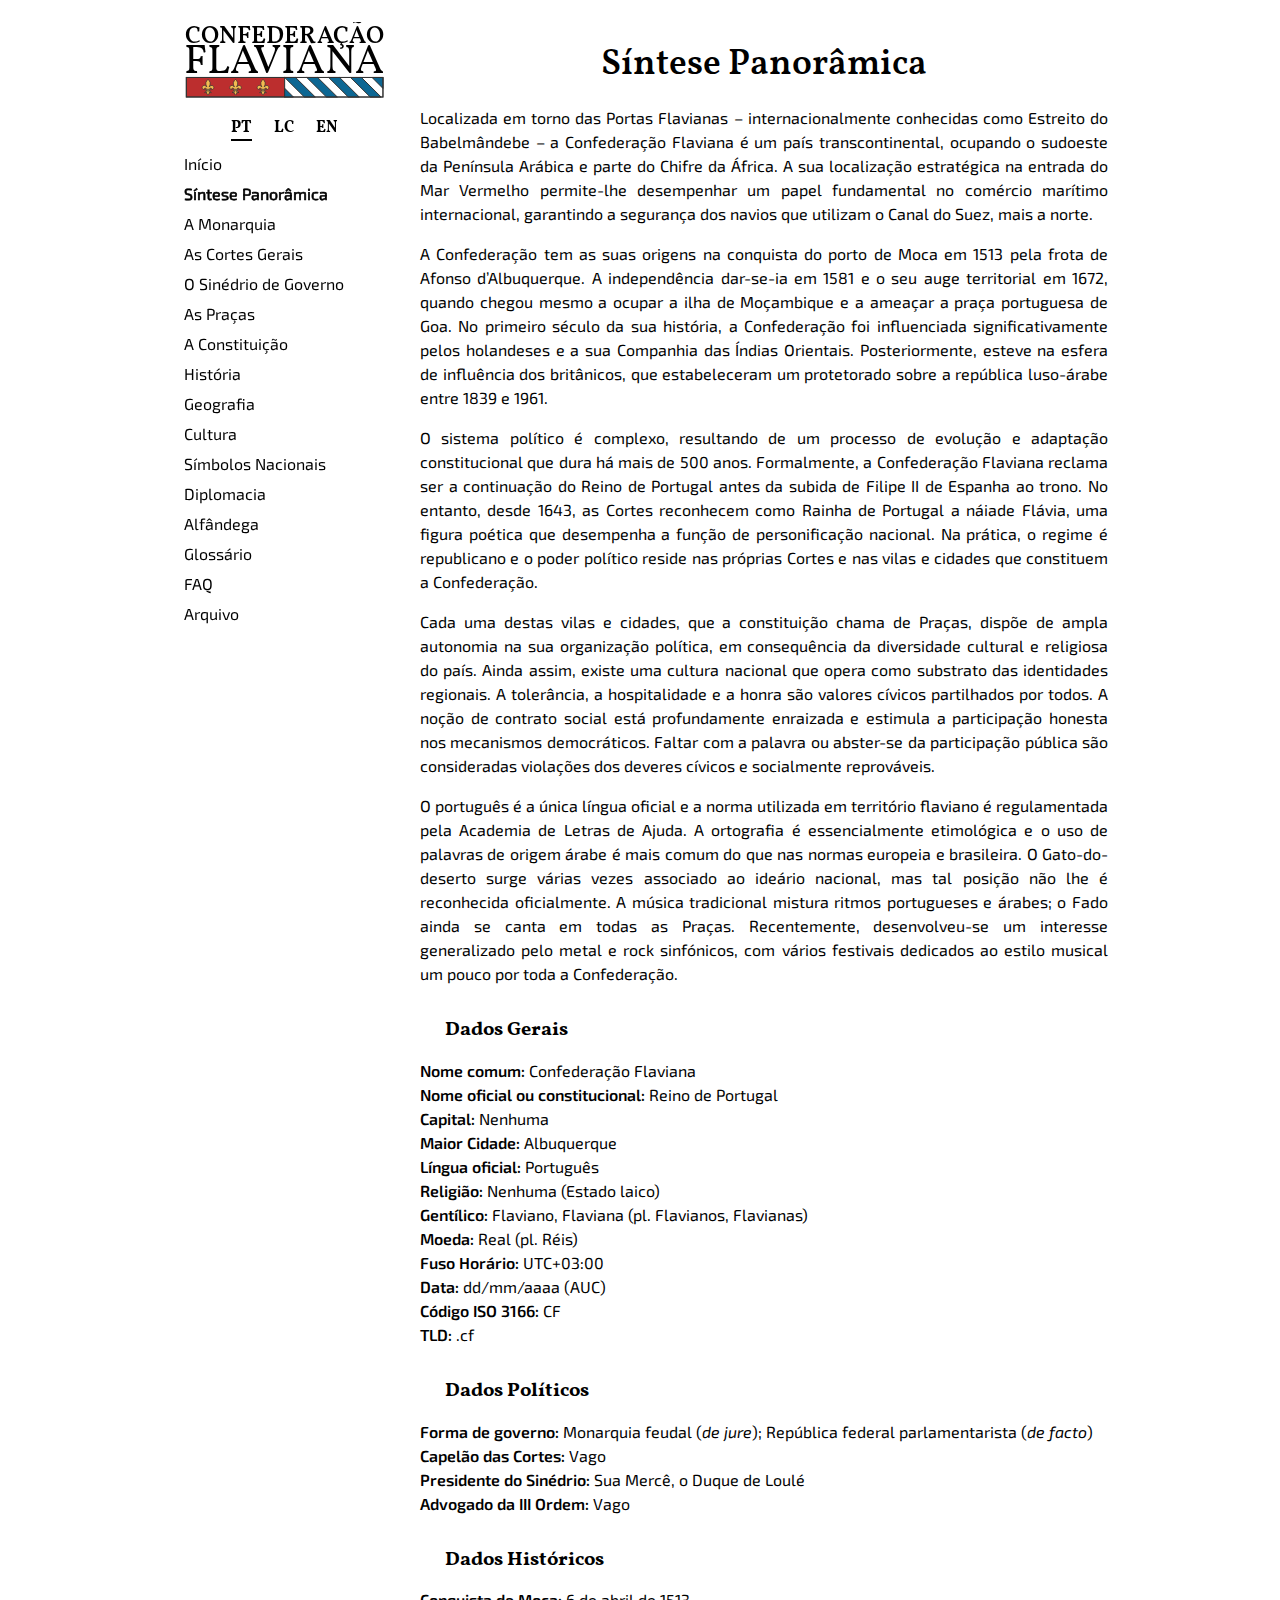
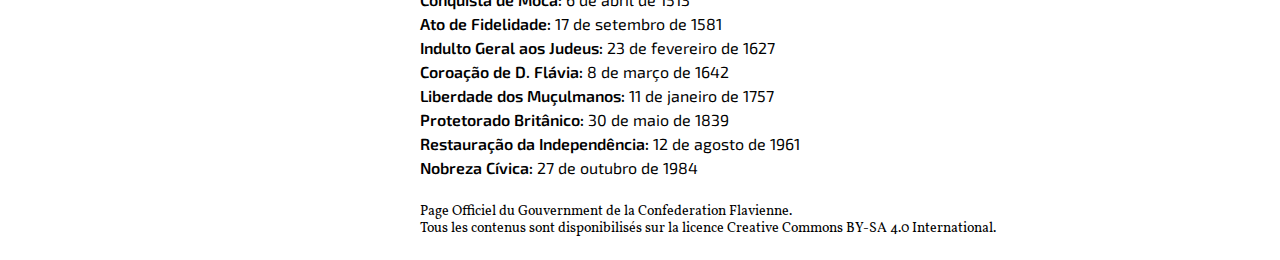
<file: sintese.html>
<!DOCTYPE html>

<!--
	PORTAL DA CONFEDERACAO FLAVIANA
	# A pedra qu'os constructores arrejeitaram #
	
	Template: Flavia Prima
	Author: The Duke of Mocha
	License: Creative Commons Attribution-NonCommercial-ShareAlike 4.0 International
	http://creativecommons.org/licenses/by-nc-sa/4.0/
-->

<html lang="pt">

<head>
	<title>Confederação Flaviana</title>
	
	<meta charset="UTF-8">
	<meta name="description" content="Free Web tutorials">
	<meta name="author" content="John Doe">
	<meta name="viewport" content="width=device-width, initial-scale=1.0">
	
	<link rel="stylesheet" type="text/css" href="stylesheets/fonts.css">
	<link rel="stylesheet" type="text/css" href="stylesheets/styles.css">
</head>

<body>
	<header>
		<div id="logo">
			<svg xmlns="http://www.w3.org/2000/svg" width="200" height="75.5" viewBox="0 0 200 75.5"><title>Confederação Flaviana</title><g id="f37eee26-2f43-4eef-bd84-d21347b74d90" data-name="Layer 2"><g id="ff42c778-8d8c-45cf-a3e5-a47ddc6a191e" data-name="Layer 3"><rect x="2.34" y="55.47" width="98.33" height="19.53" fill="#bc2e2e" stroke="#333" stroke-miterlimit="10" stroke-width="1"/><path d="M29.18,64.11A2.19,2.19,0,0,0,27,63.54a3.47,3.47,0,0,0-1.88,1.51c.22-.58.52-1.26.9-2.18a4.29,4.29,0,0,0-.74-4.08A9.38,9.38,0,0,0,24,57.38h0a10,10,0,0,0-1.25,1.4A4.29,4.29,0,0,0,22,62.87c.38.92.67,1.6.89,2.18A3.4,3.4,0,0,0,21,63.54a1.85,1.85,0,0,0-.63-.1,2.43,2.43,0,0,0-1.56.67c-.92.83-1.19,3.12,1.49,3.58h0a1.06,1.06,0,0,1,.32-1.49,1.3,1.3,0,0,1,1.16,0,2.15,2.15,0,0,1,.76,1.58,2.26,2.26,0,0,1,0,.45c-.16.87-.66,1.21-2,2.36a4.81,4.81,0,0,0,2.6-1l.06-.08A1.67,1.67,0,0,1,22,70.83a1.29,1.29,0,0,0,1.17.8,2.32,2.32,0,0,0,.8,1.46h0a2.38,2.38,0,0,0,.81-1.46,1.26,1.26,0,0,0,1.16-.8,1.66,1.66,0,0,1-1.17-1.31l.05.08a4.81,4.81,0,0,0,2.6,1c-1.37-1.15-1.86-1.49-2-2.36a2.23,2.23,0,0,1,.73-2,1.32,1.32,0,0,1,1.17,0,1.06,1.06,0,0,1,.31,1.49h0C30.37,67.23,30.1,64.94,29.18,64.11Z" fill="#f2bc51" stroke="#333" stroke-miterlimit="10" stroke-width="0.7" fill-rule="evenodd"/><path d="M26,67.29H22.06a.48.48,0,0,0,0,1H26a.48.48,0,0,0,.48-.48h0A.49.49,0,0,0,26,67.29Z" fill="#f2bc51" stroke="#333" stroke-miterlimit="10" stroke-width="0.7"/><path d="M84.16,64.11A2.18,2.18,0,0,0,82,63.54a3.41,3.41,0,0,0-1.87,1.51c.22-.58.51-1.26.89-2.18a4.29,4.29,0,0,0-.73-4.08A10.07,10.07,0,0,0,79,57.38h0a9.48,9.48,0,0,0-1.26,1.4A4.29,4.29,0,0,0,77,62.87c.38.92.68,1.6.9,2.18A3.47,3.47,0,0,0,76,63.54a1.91,1.91,0,0,0-.64-.1,2.41,2.41,0,0,0-1.55.67c-.92.83-1.19,3.12,1.49,3.58h0a1.05,1.05,0,0,1,.31-1.49,1.32,1.32,0,0,1,1.17,0,2.15,2.15,0,0,1,.76,1.58,2.27,2.27,0,0,1,0,.45c-.16.87-.66,1.21-2,2.36a4.77,4.77,0,0,0,2.59-1l.06-.08A1.67,1.67,0,0,1,77,70.83a1.26,1.26,0,0,0,1.16.8A2.38,2.38,0,0,0,79,73.09h0a2.34,2.34,0,0,0,.81-1.46,1.29,1.29,0,0,0,1.17-.8,1.67,1.67,0,0,1-1.18-1.31l.06.08a4.81,4.81,0,0,0,2.59,1c-1.36-1.15-1.86-1.49-2-2.36a2.23,2.23,0,0,1,.73-2,1.33,1.33,0,0,1,1.17,0,1.05,1.05,0,0,1,.31,1.49h0C85.36,67.23,85.09,64.94,84.16,64.11Z" fill="#f2bc51" stroke="#333" stroke-miterlimit="10" stroke-width="0.7" fill-rule="evenodd"/><path d="M81,67.29H77a.48.48,0,0,0,0,1H81a.47.47,0,0,0,.48-.48h0A.48.48,0,0,0,81,67.29Z" fill="#f2bc51" stroke="#333" stroke-miterlimit="10" stroke-width="0.7"/><path d="M56.67,64.11a2.18,2.18,0,0,0-2.19-.57,3.47,3.47,0,0,0-1.88,1.51c.22-.58.52-1.26.9-2.18a4.29,4.29,0,0,0-.73-4.08,10.07,10.07,0,0,0-1.26-1.41h0a9.48,9.48,0,0,0-1.26,1.4,4.29,4.29,0,0,0-.73,4.08c.38.92.67,1.6.9,2.18a3.47,3.47,0,0,0-1.88-1.51,1.91,1.91,0,0,0-.64-.1,2.41,2.41,0,0,0-1.55.67c-.93.83-1.2,3.12,1.49,3.58h0a1.05,1.05,0,0,1,.31-1.49,1.33,1.33,0,0,1,1.17,0,2.18,2.18,0,0,1,.75,1.58,1.7,1.7,0,0,1,0,.45c-.16.87-.66,1.21-2,2.36a4.81,4.81,0,0,0,2.59-1l.06-.08a1.67,1.67,0,0,1-1.18,1.31,1.29,1.29,0,0,0,1.17.8,2.34,2.34,0,0,0,.81,1.46h0a2.38,2.38,0,0,0,.81-1.46,1.26,1.26,0,0,0,1.16-.8,1.67,1.67,0,0,1-1.17-1.31l.06.08a4.77,4.77,0,0,0,2.59,1c-1.36-1.15-1.86-1.49-2-2.36a2.23,2.23,0,0,1,.73-2,1.32,1.32,0,0,1,1.17,0,1.05,1.05,0,0,1,.31,1.49h0C57.86,67.23,57.59,64.94,56.67,64.11Z" fill="#f2bc51" stroke="#333" stroke-miterlimit="10" stroke-width="0.7" fill-rule="evenodd"/><path d="M53.47,67.29H49.55a.48.48,0,0,0,0,1h3.92a.48.48,0,0,0,.48-.48h0A.49.49,0,0,0,53.47,67.29Z" fill="#f2bc51" stroke="#333" stroke-miterlimit="10" stroke-width="0.7"/><rect x="100.65" y="55.47" width="98.27" height="19.53" fill="#fff" stroke="#333" stroke-miterlimit="10" stroke-width="1"/><polygon points="100.68 55.47 120.34 75 131.25 75 111.59 55.47 100.68 55.47" fill="#0d6793" stroke="#333" stroke-miterlimit="10" stroke-width="1"/><polygon points="122.76 55.47 142.43 75 153.33 75 133.67 55.47 122.76 55.47" fill="#0d6793" stroke="#333" stroke-miterlimit="10" stroke-width="1"/><polygon points="144.65 55.47 164.22 75 175.22 75 155.64 55.47 144.65 55.47" fill="#0d6793" stroke="#333" stroke-miterlimit="10" stroke-width="1"/><polygon points="166.53 55.47 186.19 75 197.1 75 177.44 55.47 166.53 55.47" fill="#0d6793" stroke="#333" stroke-miterlimit="10" stroke-width="1"/><polygon points="188.07 55.47 198.97 66.38 198.97 55.47 188.07 55.47" fill="#0d6793" stroke="#333" stroke-miterlimit="10" stroke-width="1"/><polygon points="100.67 66.25 109.42 75 100.67 75 100.67 66.25" fill="#0d6793" stroke="#333" stroke-miterlimit="10" stroke-width="1"/><rect x="2.32" y="55.47" width="196.66" height="19.53" fill="none" stroke="#333" stroke-miterlimit="10" stroke-width="1"/><text transform="translate(1.47 21.08)" font-size="24.57" font-family="Vollkorn-SemiBold, Vollkorn" font-weight="600"><tspan letter-spacing="-0.01em">C</tspan><tspan x="15.58" y="0" letter-spacing="0em">ONFEDER</tspan><tspan x="131.16" y="0" letter-spacing="-0.03em">A</tspan><tspan x="147.92" y="0" letter-spacing="-0.01em">Ç</tspan><tspan x="163.5" y="0" letter-spacing="-0.03em">Ã</tspan><tspan x="180.26" y="0">O</tspan></text><text transform="translate(0 51.47)" font-size="41.27" font-family="Vollkorn-Regular, Vollkorn">FL<tspan x="46.26" y="0" letter-spacing="-0.15em">A</tspan><tspan x="69.13" y="0">VIA</tspan><tspan x="141.1" y="0" letter-spacing="-0.02em">N</tspan><tspan x="170.89" y="0">A</tspan></text></g></g></svg>
		</div>
		<div id="langmenu">
			<ul>
				<li><a class="active" href="sintese.html">PT</a></li>
				<li><a href="lc/synthese.html">LC</a></li>
				<li><a href="en/synthesis.html">EN</a></li>
			</ul>
		</div>
	</header>
	<nav>
		<ul>
			<li><a href="index.html">Início</a></li>
			<li><a class="active" href="sintese.html">Síntese Panorâmica</a></li>
			<li><a href="monarquia.html">A Monarquia</a></li>
			<li><a href="cortes.html">As Cortes Gerais</a></li>
			<li><a href="sinedrio.html">O Sinédrio de Governo</a></li>
			<li><a href="pracas.html">As Praças</a></li>
			<li><a href="constituicao.html">A Constituição</a></li>
			<li><a href="historia.html">História</a></li>
			<li><a href="geografia.html">Geografia</a></li>
			<li><a href="cultura.html">Cultura</a></li>
			<li><a href="simbolos.html">Símbolos Nacionais</a></li>
			<li><a href="diplomacia.html">Diplomacia</a></li>
			<li><a href="alfandega.html">Alfândega</a></li>
			<li><a href="glossario.html">Glossário</a></li>
			<li><a href="faq.html">FAQ</a></li>
			<li><a href="arquivo.html">Arquivo</a></li>
		</ul>
	</nav>
	<main>
		<article>
		<!-- <div class="banner"></div> -->
			<h1>Síntese Panorâmica</h1>
		<!-- <table id="wiki">
			<tr>
				<th colspan="2">Confederação Flaviana<br><em>Reino de Portugal</em></th>
			</tr>
			<tr>
				<td>Bandeira</td>
				<td>Brasão de Armas</td>
			</tr>
			<tr><td>Mapa</td></tr>
			<tr><td>Capital:</td><td>Nenhuma</td></tr>
			<tr><td>Maior Cidade:</td><td>Albuquerque</td></tr>
			<tr><td>Língua Oficial:</td><td>Português</td></tr>
			<tr><td>Religião:</td><td>Nenhuma</td></tr>
			<tr><td>Gentílico:</td><td>Flaviano/a (pl. Flavianos/as)</td></tr>
			<tr><td>Governo:</td><td>Monarquia feudal (de jure); República federal parlamentarista (de facto)</td></tr>
			<tr><td>Capelão das Cortes:</td><td>Vacante</td></tr>
			<tr><td>Presidente do Sinédrio de Governo:</td><td>Sua Mercê, o Duque de Loulé</td></tr>
			<tr><td>Advogado Popular:</td><td>Vacante</td></tr>
			<tr><td colspan="2">História</td></tr>
			<tr><td>Conquista de Oboque</td><td>6 de abril de 1513</td></tr>
			<tr><td>Ato de Fidelidade</td><td>17 de setembro de 1582</td></tr>
			<tr><td>Indulto Geral aos Judeus</td><td>23 de fevereiro de 1627</td></tr>
			<tr><td>Coroação de D. Flávia</td><td>8 de março de 1642</td></tr>
			<tr><td>Liberdade dos Muçulmanos</td><td>11 de janeiro de 1757</td></tr>
			<tr><td>Protetorado Britânico</td><td>30 de maio de 1839</td></tr>
			<tr><td>Restauração da Independência</td><td>12 de agosto de 1961</td></tr>
			<tr><td>Nobreza Cívica</td><td>27 de outubro de 1984</td></tr>
			<tr><td>Fundação Micronacional</td><td>2020</td></tr>
			<tr><td>Moeda:</td><td>Real (pl. Réis) ($) (CFR)</td></tr>
			<tr><td>Fuso Horário:</td><td>UTC+03:00</td></tr>
			<tr><td>Data:</td><td>dd/mm/aaaa (AUC)</td></tr>
			<tr><td>Código ISO 3166:</td><td>CF</td></tr>
			<tr><td>TLD:</td><td>.cf</td></tr>
		</table> -->
			<section id="sintese" class="main">
				<p>Localizada em torno das Portas Flavianas – internacionalmente conhecidas como Estreito do Babelmândebe – a Confederação Flaviana é um país transcontinental, ocupando o sudoeste da Península Arábica e parte do Chifre da África. A sua localização estratégica na entrada do Mar Vermelho permite-lhe desempenhar um papel fundamental no comércio marítimo internacional, garantindo a segurança dos navios que utilizam o Canal do Suez, mais a norte.</p>
				<p>A Confederação tem as suas origens na conquista do porto de Moca em 1513 pela frota de Afonso d’Albuquerque. A independência dar-se-ia em 1581 e o seu auge territorial em 1672, quando chegou mesmo a ocupar a ilha de Moçambique e a ameaçar a praça portuguesa de Goa. No primeiro século da sua história, a Confederação foi influenciada significativamente pelos holandeses e a sua Companhia das Índias Orientais. Posteriormente, esteve na esfera de influência dos britânicos, que estabeleceram um protetorado sobre a república luso-árabe entre 1839 e 1961.</p>
				<p>O sistema político é complexo, resultando de um processo de evolução e adaptação constitucional que dura há mais de 500 anos. Formalmente, a Confederação Flaviana reclama ser a continuação do Reino de Portugal antes da subida de Filipe II de Espanha ao trono. No entanto, desde 1643, as Cortes reconhecem como Rainha de Portugal a náiade Flávia, uma figura poética que desempenha a função de personificação nacional. Na prática, o regime é republicano e o poder político reside nas próprias Cortes e nas vilas e cidades que constituem a Confederação.</p>
				<p>Cada uma destas vilas e cidades, que a constituição chama de Praças, dispõe de ampla autonomia na sua organização política, em consequência da diversidade cultural e religiosa do país. Ainda assim, existe uma cultura nacional que opera como substrato das identidades regionais. A tolerância, a hospitalidade e a honra são valores cívicos partilhados por todos. A noção de contrato social está profundamente enraizada e estimula a participação honesta nos mecanismos democráticos. Faltar com a palavra ou abster-se da participação pública são consideradas violações dos deveres cívicos e socialmente reprováveis.</p>
				<p>O português é a única língua oficial e a norma utilizada em território flaviano é regulamentada pela Academia de Letras de Ajuda. A ortografia é essencialmente etimológica e o uso de palavras de origem árabe é mais comum do que nas normas europeia e brasileira. O Gato-do-deserto surge várias vezes associado ao ideário nacional, mas tal posição não lhe é reconhecida oficialmente. A música tradicional mistura ritmos portugueses e árabes; o Fado ainda se canta em todas as Praças. Recentemente, desenvolveu-se um interesse generalizado pelo metal e rock sinfónicos, com vários festivais dedicados ao estilo musical um pouco por toda a Confederação.</p>
			</section>
			<section id="dadosgerais">
				<h2>Dados Gerais</h2>
				<ul class="info">
					<li><strong>Nome comum:</strong> Confederação Flaviana</li>
					<li><strong>Nome oficial ou constitucional:</strong> Reino de Portugal</li>
					<li><strong>Capital:</strong> Nenhuma</li>
					<li><strong>Maior Cidade:</strong> Albuquerque</li>
					<li><strong>Língua oficial:</strong> Português</li>
					<li><strong>Religião:</strong> Nenhuma (Estado laico)</li>
					<li><strong>Gentílico:</strong> Flaviano, Flaviana (pl. Flavianos, Flavianas)</li>
					<li><strong>Moeda:</strong> Real (pl. Réis)</li>
					<li><strong>Fuso Horário:</strong> UTC+03:00</li>
					<li><strong>Data:</strong> dd/mm/aaaa (AUC)</li>
					<li><strong>Código ISO 3166:</strong> CF</li>
					<li><strong>TLD:</strong> .cf</li>
				</ul>
			</section>
			<section id="dadospoliticos">
				<h2>Dados Políticos</h2>
				<ul class="info">
					<li><strong>Forma de governo:</strong> Monarquia feudal (<em>de jure</em>); República federal parlamentarista (<em>de facto</em>)</li>
					<li><strong>Capelão das Cortes:</strong> Vago</li>
					<li><strong>Presidente do Sinédrio:</strong> Sua Mercê, o Duque de Loulé</li>
					<li><strong>Advogado da III Ordem:</strong> Vago</li>
				</ul>
			</section>
			<section id="dadoshistoricos">
				<h2>Dados Históricos</h2>
				<ul class="info">
					<li><strong>Conquista de Moca:</strong> 6 de abril de 1513</li>
					<li><strong>Ato de Fidelidade:</strong> 17 de setembro de 1581</li>
					<li><strong>Indulto Geral aos Judeus:</strong> 23 de fevereiro de 1627</li>
					<li><strong>Coroação de D. Flávia:</strong> 8 de março de 1642</li>
					<li><strong>Liberdade dos Muçulmanos:</strong> 11 de janeiro de 1757</li>
					<li><strong>Protetorado Britânico:</strong> 30 de maio de 1839</li>
					<li><strong>Restauração da Independência:</strong> 12 de agosto de 1961</li>
					<li><strong>Nobreza Cívica:</strong> 27 de outubro de 1984</li>
				</ul>
			</section>
		</article>
	</main>
	<footer><p>Page Officiel du Gouvernment de la Confederation Flavienne.<br>
			Tous les contenus sont disponibilisés sur la licence Creative Commons BY-SA 4.0 International.</p>
	</footer>
</body>

</html>
</file>
<file: stylesheets/fonts.css>
/* vollkorn-regular - latin-ext_latin */
@font-face {
  font-family: 'Vollkorn';
  font-style: normal;
  font-weight: 400;
  src: url('../fonts/vollkorn-v10-latin-ext_latin-regular.eot'); /* IE9 Compat Modes */
  src: local('Vollkorn Regular'), local('Vollkorn-Regular'),
       url('../fonts/vollkorn-v10-latin-ext_latin-regular.eot?#iefix') format('embedded-opentype'), /* IE6-IE8 */
       url('../fonts/vollkorn-v10-latin-ext_latin-regular.woff2') format('woff2'), /* Super Modern Browsers */
       url('../fonts/vollkorn-v10-latin-ext_latin-regular.woff') format('woff'), /* Modern Browsers */
       url('../fonts/vollkorn-v10-latin-ext_latin-regular.ttf') format('truetype'), /* Safari, Android, iOS */
       url('../fonts/vollkorn-v10-latin-ext_latin-regular.svg#Vollkorn') format('svg'); /* Legacy iOS */
}
/* vollkorn-italic - latin-ext_latin */
@font-face {
  font-family: 'Vollkorn';
  font-style: italic;
  font-weight: 400;
  src: url('../fonts/vollkorn-v10-latin-ext_latin-italic.eot'); /* IE9 Compat Modes */
  src: local('Vollkorn Italic'), local('Vollkorn-Italic'),
       url('../fonts/vollkorn-v10-latin-ext_latin-italic.eot?#iefix') format('embedded-opentype'), /* IE6-IE8 */
       url('../fonts/vollkorn-v10-latin-ext_latin-italic.woff2') format('woff2'), /* Super Modern Browsers */
       url('../fonts/vollkorn-v10-latin-ext_latin-italic.woff') format('woff'), /* Modern Browsers */
       url('../fonts/vollkorn-v10-latin-ext_latin-italic.ttf') format('truetype'), /* Safari, Android, iOS */
       url('../fonts/vollkorn-v10-latin-ext_latin-italic.svg#Vollkorn') format('svg'); /* Legacy iOS */
}
/* vollkorn-600 - latin-ext_latin */
@font-face {
  font-family: 'Vollkorn';
  font-style: normal;
  font-weight: 600;
  src: url('../fonts/vollkorn-v10-latin-ext_latin-600.eot'); /* IE9 Compat Modes */
  src: local('Vollkorn SemiBold'), local('Vollkorn-SemiBold'),
       url('../fonts/vollkorn-v10-latin-ext_latin-600.eot?#iefix') format('embedded-opentype'), /* IE6-IE8 */
       url('../fonts/vollkorn-v10-latin-ext_latin-600.woff2') format('woff2'), /* Super Modern Browsers */
       url('../fonts/vollkorn-v10-latin-ext_latin-600.woff') format('woff'), /* Modern Browsers */
       url('../fonts/vollkorn-v10-latin-ext_latin-600.ttf') format('truetype'), /* Safari, Android, iOS */
       url('../fonts/vollkorn-v10-latin-ext_latin-600.svg#Vollkorn') format('svg'); /* Legacy iOS */
}
/* vollkorn-600italic - latin-ext_latin */
@font-face {
  font-family: 'Vollkorn';
  font-style: italic;
  font-weight: 600;
  src: url('../fonts/vollkorn-v10-latin-ext_latin-600italic.eot'); /* IE9 Compat Modes */
  src: local('Vollkorn SemiBold Italic'), local('Vollkorn-SemiBoldItalic'),
       url('../fonts/vollkorn-v10-latin-ext_latin-600italic.eot?#iefix') format('embedded-opentype'), /* IE6-IE8 */
       url('../fonts/vollkorn-v10-latin-ext_latin-600italic.woff2') format('woff2'), /* Super Modern Browsers */
       url('../fonts/vollkorn-v10-latin-ext_latin-600italic.woff') format('woff'), /* Modern Browsers */
       url('../fonts/vollkorn-v10-latin-ext_latin-600italic.ttf') format('truetype'), /* Safari, Android, iOS */
       url('../fonts/vollkorn-v10-latin-ext_latin-600italic.svg#Vollkorn') format('svg'); /* Legacy iOS */
}
/* vollkorn-700 - latin-ext_latin */
@font-face {
  font-family: 'Vollkorn';
  font-style: normal;
  font-weight: 700;
  src: url('../fonts/vollkorn-v10-latin-ext_latin-700.eot'); /* IE9 Compat Modes */
  src: local('Vollkorn Bold'), local('Vollkorn-Bold'),
       url('../fonts/vollkorn-v10-latin-ext_latin-700.eot?#iefix') format('embedded-opentype'), /* IE6-IE8 */
       url('../fonts/vollkorn-v10-latin-ext_latin-700.woff2') format('woff2'), /* Super Modern Browsers */
       url('../fonts/vollkorn-v10-latin-ext_latin-700.woff') format('woff'), /* Modern Browsers */
       url('../fonts/vollkorn-v10-latin-ext_latin-700.ttf') format('truetype'), /* Safari, Android, iOS */
       url('../fonts/vollkorn-v10-latin-ext_latin-700.svg#Vollkorn') format('svg'); /* Legacy iOS */
}
/* vollkorn-700italic - latin-ext_latin */
@font-face {
  font-family: 'Vollkorn';
  font-style: italic;
  font-weight: 700;
  src: url('../fonts/vollkorn-v10-latin-ext_latin-700italic.eot'); /* IE9 Compat Modes */
  src: local('Vollkorn Bold Italic'), local('Vollkorn-BoldItalic'),
       url('../fonts/vollkorn-v10-latin-ext_latin-700italic.eot?#iefix') format('embedded-opentype'), /* IE6-IE8 */
       url('../fonts/vollkorn-v10-latin-ext_latin-700italic.woff2') format('woff2'), /* Super Modern Browsers */
       url('../fonts/vollkorn-v10-latin-ext_latin-700italic.woff') format('woff'), /* Modern Browsers */
       url('../fonts/vollkorn-v10-latin-ext_latin-700italic.ttf') format('truetype'), /* Safari, Android, iOS */
       url('../fonts/vollkorn-v10-latin-ext_latin-700italic.svg#Vollkorn') format('svg'); /* Legacy iOS */
}
/* vollkorn-900 - latin-ext_latin */
@font-face {
  font-family: 'Vollkorn';
  font-style: normal;
  font-weight: 900;
  src: url('../fonts/vollkorn-v10-latin-ext_latin-900.eot'); /* IE9 Compat Modes */
  src: local('Vollkorn Black'), local('Vollkorn-Black'),
       url('../fonts/vollkorn-v10-latin-ext_latin-900.eot?#iefix') format('embedded-opentype'), /* IE6-IE8 */
       url('../fonts/vollkorn-v10-latin-ext_latin-900.woff2') format('woff2'), /* Super Modern Browsers */
       url('../fonts/vollkorn-v10-latin-ext_latin-900.woff') format('woff'), /* Modern Browsers */
       url('../fonts/vollkorn-v10-latin-ext_latin-900.ttf') format('truetype'), /* Safari, Android, iOS */
       url('../fonts/vollkorn-v10-latin-ext_latin-900.svg#Vollkorn') format('svg'); /* Legacy iOS */
}
/* vollkorn-900italic - latin-ext_latin */
@font-face {
  font-family: 'Vollkorn';
  font-style: italic;
  font-weight: 900;
  src: url('../fonts/vollkorn-v10-latin-ext_latin-900italic.eot'); /* IE9 Compat Modes */
  src: local('Vollkorn Black Italic'), local('Vollkorn-BlackItalic'),
       url('../fonts/vollkorn-v10-latin-ext_latin-900italic.eot?#iefix') format('embedded-opentype'), /* IE6-IE8 */
       url('../fonts/vollkorn-v10-latin-ext_latin-900italic.woff2') format('woff2'), /* Super Modern Browsers */
       url('../fonts/vollkorn-v10-latin-ext_latin-900italic.woff') format('woff'), /* Modern Browsers */
       url('../fonts/vollkorn-v10-latin-ext_latin-900italic.ttf') format('truetype'), /* Safari, Android, iOS */
       url('../fonts/vollkorn-v10-latin-ext_latin-900italic.svg#Vollkorn') format('svg'); /* Legacy iOS */
}
/* exo-2-regular - latin-ext_latin */
@font-face {
  font-family: 'Exo 2';
  font-style: normal;
  font-weight: 400;
  src: url('../fonts/exo-2-v8-latin-ext_latin-regular.eot'); /* IE9 Compat Modes */
  src: local(''),
       url('../fonts/exo-2-v8-latin-ext_latin-regular.eot?#iefix') format('embedded-opentype'), /* IE6-IE8 */
       url('../fonts/exo-2-v8-latin-ext_latin-regular.woff2') format('woff2'), /* Super Modern Browsers */
       url('../fonts/exo-2-v8-latin-ext_latin-regular.woff') format('woff'), /* Modern Browsers */
       url('../fonts/exo-2-v8-latin-ext_latin-regular.ttf') format('truetype'), /* Safari, Android, iOS */
       url('../fonts/exo-2-v8-latin-ext_latin-regular.svg#Exo2') format('svg'); /* Legacy iOS */
}
/* exo-2-700 - latin-ext_latin */
@font-face {
  font-family: 'Exo 2';
  font-style: normal;
  font-weight: 700;
  src: url('../fonts/exo-2-v8-latin-ext_latin-700.eot'); /* IE9 Compat Modes */
  src: local(''),
       url('../fonts/exo-2-v8-latin-ext_latin-700.eot?#iefix') format('embedded-opentype'), /* IE6-IE8 */
       url('../fonts/exo-2-v8-latin-ext_latin-700.woff2') format('woff2'), /* Super Modern Browsers */
       url('../fonts/exo-2-v8-latin-ext_latin-700.woff') format('woff'), /* Modern Browsers */
       url('../fonts/exo-2-v8-latin-ext_latin-700.ttf') format('truetype'), /* Safari, Android, iOS */
       url('../fonts/exo-2-v8-latin-ext_latin-700.svg#Exo2') format('svg'); /* Legacy iOS */
}
/* exo-2-600 - latin-ext_latin */
@font-face {
  font-family: 'Exo 2';
  font-style: normal;
  font-weight: 600;
  src: url('../fonts/exo-2-v8-latin-ext_latin-600.eot'); /* IE9 Compat Modes */
  src: local(''),
       url('../fonts/exo-2-v8-latin-ext_latin-600.eot?#iefix') format('embedded-opentype'), /* IE6-IE8 */
       url('../fonts/exo-2-v8-latin-ext_latin-600.woff2') format('woff2'), /* Super Modern Browsers */
       url('../fonts/exo-2-v8-latin-ext_latin-600.woff') format('woff'), /* Modern Browsers */
       url('../fonts/exo-2-v8-latin-ext_latin-600.ttf') format('truetype'), /* Safari, Android, iOS */
       url('../fonts/exo-2-v8-latin-ext_latin-600.svg#Exo2') format('svg'); /* Legacy iOS */
}
/* exo-2-900 - latin-ext_latin */
@font-face {
  font-family: 'Exo 2';
  font-style: normal;
  font-weight: 900;
  src: url('../fonts/exo-2-v8-latin-ext_latin-900.eot'); /* IE9 Compat Modes */
  src: local(''),
       url('../fonts/exo-2-v8-latin-ext_latin-900.eot?#iefix') format('embedded-opentype'), /* IE6-IE8 */
       url('../fonts/exo-2-v8-latin-ext_latin-900.woff2') format('woff2'), /* Super Modern Browsers */
       url('../fonts/exo-2-v8-latin-ext_latin-900.woff') format('woff'), /* Modern Browsers */
       url('../fonts/exo-2-v8-latin-ext_latin-900.ttf') format('truetype'), /* Safari, Android, iOS */
       url('../fonts/exo-2-v8-latin-ext_latin-900.svg#Exo2') format('svg'); /* Legacy iOS */
}
/* exo-2-italic - latin-ext_latin */
@font-face {
  font-family: 'Exo 2';
  font-style: italic;
  font-weight: 400;
  src: url('../fonts/exo-2-v8-latin-ext_latin-italic.eot'); /* IE9 Compat Modes */
  src: local(''),
       url('../fonts/exo-2-v8-latin-ext_latin-italic.eot?#iefix') format('embedded-opentype'), /* IE6-IE8 */
       url('../fonts/exo-2-v8-latin-ext_latin-italic.woff2') format('woff2'), /* Super Modern Browsers */
       url('../fonts/exo-2-v8-latin-ext_latin-italic.woff') format('woff'), /* Modern Browsers */
       url('../fonts/exo-2-v8-latin-ext_latin-italic.ttf') format('truetype'), /* Safari, Android, iOS */
       url('../fonts/exo-2-v8-latin-ext_latin-italic.svg#Exo2') format('svg'); /* Legacy iOS */
}
/* exo-2-700italic - latin-ext_latin */
@font-face {
  font-family: 'Exo 2';
  font-style: italic;
  font-weight: 700;
  src: url('../fonts/exo-2-v8-latin-ext_latin-700italic.eot'); /* IE9 Compat Modes */
  src: local(''),
       url('../fonts/exo-2-v8-latin-ext_latin-700italic.eot?#iefix') format('embedded-opentype'), /* IE6-IE8 */
       url('../fonts/exo-2-v8-latin-ext_latin-700italic.woff2') format('woff2'), /* Super Modern Browsers */
       url('../fonts/exo-2-v8-latin-ext_latin-700italic.woff') format('woff'), /* Modern Browsers */
       url('../fonts/exo-2-v8-latin-ext_latin-700italic.ttf') format('truetype'), /* Safari, Android, iOS */
       url('../fonts/exo-2-v8-latin-ext_latin-700italic.svg#Exo2') format('svg'); /* Legacy iOS */
}
/* exo-2-600italic - latin-ext_latin */
@font-face {
  font-family: 'Exo 2';
  font-style: italic;
  font-weight: 600;
  src: url('../fonts/exo-2-v8-latin-ext_latin-600italic.eot'); /* IE9 Compat Modes */
  src: local(''),
       url('../fonts/exo-2-v8-latin-ext_latin-600italic.eot?#iefix') format('embedded-opentype'), /* IE6-IE8 */
       url('../fonts/exo-2-v8-latin-ext_latin-600italic.woff2') format('woff2'), /* Super Modern Browsers */
       url('../fonts/exo-2-v8-latin-ext_latin-600italic.woff') format('woff'), /* Modern Browsers */
       url('../fonts/exo-2-v8-latin-ext_latin-600italic.ttf') format('truetype'), /* Safari, Android, iOS */
       url('../fonts/exo-2-v8-latin-ext_latin-600italic.svg#Exo2') format('svg'); /* Legacy iOS */
}
/* exo-2-900italic - latin-ext_latin */
@font-face {
  font-family: 'Exo 2';
  font-style: italic;
  font-weight: 900;
  src: url('../fonts/exo-2-v8-latin-ext_latin-900italic.eot'); /* IE9 Compat Modes */
  src: local(''),
       url('../fonts/exo-2-v8-latin-ext_latin-900italic.eot?#iefix') format('embedded-opentype'), /* IE6-IE8 */
       url('../fonts/exo-2-v8-latin-ext_latin-900italic.woff2') format('woff2'), /* Super Modern Browsers */
       url('../fonts/exo-2-v8-latin-ext_latin-900italic.woff') format('woff'), /* Modern Browsers */
       url('../fonts/exo-2-v8-latin-ext_latin-900italic.ttf') format('truetype'), /* Safari, Android, iOS */
       url('../fonts/exo-2-v8-latin-ext_latin-900italic.svg#Exo2') format('svg'); /* Legacy iOS */
}
</file>
<file: stylesheets/styles.css>
@charset "UTF-8";

/*
	PORTAL DA CONFEDERACAO FLAVIANA
	# A pedra qu'os constructores arrejeitaram #
	
	Template: Flavia Prima
	Author: The Duke of Mocha
	License: Creative Commons Attribution-ShareAlike 4.0 International
	http://creativecommons.org/licenses/by-sa/4.0/
*/


/* Reset & General Rules */
body {
	width: 960px;
	margin: 10px auto;
	font: normal normal normal 16px/1.5em 'Exo 2';
}


/* Header 280px */
header {
	width: 200px;
	padding: 12px 24px;
	position: fixed;
}

#langmenu ul {
	list-style-type: none;
	margin: 0;
	padding: 12px;
	text-align: center;
	font-family: Vollkorn;
	font-size: 16px;
}

#langmenu ul li {
	display: inline-block;
	padding: 0 5px;
	width: 30px;
}

#langmenu ul li a {
	padding: 0;
}

#langmenu ul li a:link {
	text-decoration: none;
	color: black;
}

#langmenu ul li a:visited {
	text-decoration: none;
	color: black;
}

#langmenu ul li a:hover {
	color: black;
	border-bottom: 2px solid black;
	font-weight: bold;
}

#langmenu ul li a:active {
}

#langmenu ul li a.active {
	color: black;
	border-bottom: 2px solid black;
	font-weight: bold;
}

/* Navigation Sidebar 280px */
nav {
	height: 100%;
	width: 200px;
	padding: 0px 24px;
	position: fixed;
	top: 150px;
	overflow-x: hidden;
	font-family: 'Exo 2';
	font-size: 16px;
}

nav ul {
	list-style-type: none;
	margin: 0;
	padding: 0;
}

nav ul li {
	height: 30px;
	/* text-indent: 10px; */
	/* font-weight: bold; */
}

nav ul li a {
	display: block;
	padding: 2px 0;
	/*border-top: 2px solid transparent;
	border-bottom: 2px solid transparent;*/
}

nav ul li a:link {
	color: black;
	text-decoration: none;
	font-weight: normal;
}

nav ul li a:visited {
	color: black;
	text-decoration: none;
}

nav ul li a:hover {
	color: black;
	-webkit-text-stroke: 0.04em black;
}

nav ul li a:active {
	color: black;
	-webkit-text-stroke: 0.04em black;
}

nav ul li a.active {
	color: black;
	-webkit-text-stroke: 0.04em black;
}


/* Main Content */
main {
	width: 688px;
	margin-left: 248px;
	padding: 30px 12px 12px 12px;
}

section {
	margin-top: 32px;
}

section.main {
	margin-top: 16px;
}

.banner {
	height: 114px;
	background-color: white;
}

h1 {
	margin: 0;
	padding: 0;
	text-align: center;
	font-family: Vollkorn;
	font-size: 36px;
	font-weight: 600;
	line-height: 1.4em;
}

h2 {
	padding: 0;
	text-align: left;
	font-family: Vollkorn;
	font-size: 20px;
	font-weight: 700;
	margin-left: 25px;
}

p {
	font-family: 'Exo 2';
	font-size: 16px;
	margin: 16px 0;
	padding: 0;
	text-align: justify;
}

strong {
	font-weight: 600;
}

ul {
	padding: 0 0 0 40px;
	line-height: 1.5em;
	margin: 0;
}

ul.info {
	font-family: 'Exo 2';
	font-size: 16px;
	margin: 0;
	padding: 0;
	line-height: 1.5em;
	list-style-type: none;
}

table#wiki {
	width: 250px;
	float: right;
	font-family: Vollkorn;
	font-size: 14px;
}

a:link {
	color: rgb(188, 46, 46);
	text-decoration: underline;
	font-weight: bold;
}

a:visited {
	color: rgb(188, 46, 46);
	text-decoration: underline;
	font-weight: bold;
}

a:hover {
	color: rgb(232, 66, 66);
	text-decoration: underline;
	font-weight: bold;
}

a:active {
	color: rgb(232, 66, 66);
	text-decoration: underline;
	font-weight: bold;
}


/* Footer */
footer {
	margin-left: 248px;
	padding: 12px;
}

footer P {
	font-family: Vollkorn;
	font-size: 14px;
	line-height: 1.2em;
	margin: 0;
	padding: 0;
}

/* Responsive CSS */
@media screen and (max-width: 960px) {
	body {
		width: 100%
	}
	header { /* Header 280px */
		width: 80%;
		max-width: 400px;
		position: static;
		padding: 12px 24px;
		margin: 0 auto;
		box-sizing: border-box;
	}
	
	svg {
		width: 100%;
		height: auto;
	}

	#langmenu ul {
		list-style-type: none;
		margin: 0;
		padding: 12px;
		text-align: center;
		font-family: Vollkorn;
		font-size: 16px;
	}

	#langmenu ul li {
		display: inline-block;
		padding: 0 5px;
		width: 30px;
	}

	#langmenu ul li a {
		padding: 0;
	}

	#langmenu ul li a:link {
		text-decoration: none;
		color: black;
	}

	#langmenu ul li a:visited {
		text-decoration: none;
		color: black;
	}

	#langmenu ul li a:hover {
		color: black;
		border-bottom: 2px solid black;
		font-weight: bold;
	}

	#langmenu ul li a:active {
	}

	#langmenu ul li a.active {
		color: black;
		border-bottom: 2px solid black;
		font-weight: bold;
	}

	/* Navigation Sidebar 280px */
	nav {
		height: 100%;
		position: static;
		width:95%;
		margin: 0 auto;
		box-sizing: border-box;
		padding: 0;
		font-family: 'Exo 2';
		font-size: 16px;
	}

	nav ul {
		list-style-type: none;
		margin: 0;
		padding: 0;
		text-align: center;
	}

	nav ul li {
		height: 30px;
		display: inline-block;
		padding: 0 10px;
		/* text-indent: 10px; */
		/* font-weight: bold; */
	}

	nav ul li a {
		display: block;
		padding: 2px 0;
		/*border-top: 2px solid transparent;
		border-bottom: 2px solid transparent;*/
	}

	nav ul li a:link {
		color: black;
		text-decoration: none;
		font-weight: normal;
	}

	nav ul li a:visited {
		color: black;
		text-decoration: none;
	}

	nav ul li a:hover {
		color: black;
		-webkit-text-stroke: 0.04em black;
	}

	nav ul li a:active {
		color: black;
		-webkit-text-stroke: 0.04em black;
	}

	nav ul li a.active {
		color: black;
		-webkit-text-stroke: 0.04em black;
	}
	
	main {
		width: 100%;
		box-sizing: border-box;
		position: static;
		padding: 30px 12px 12px 12px;
		margin: 0;
	}
}
</file>
